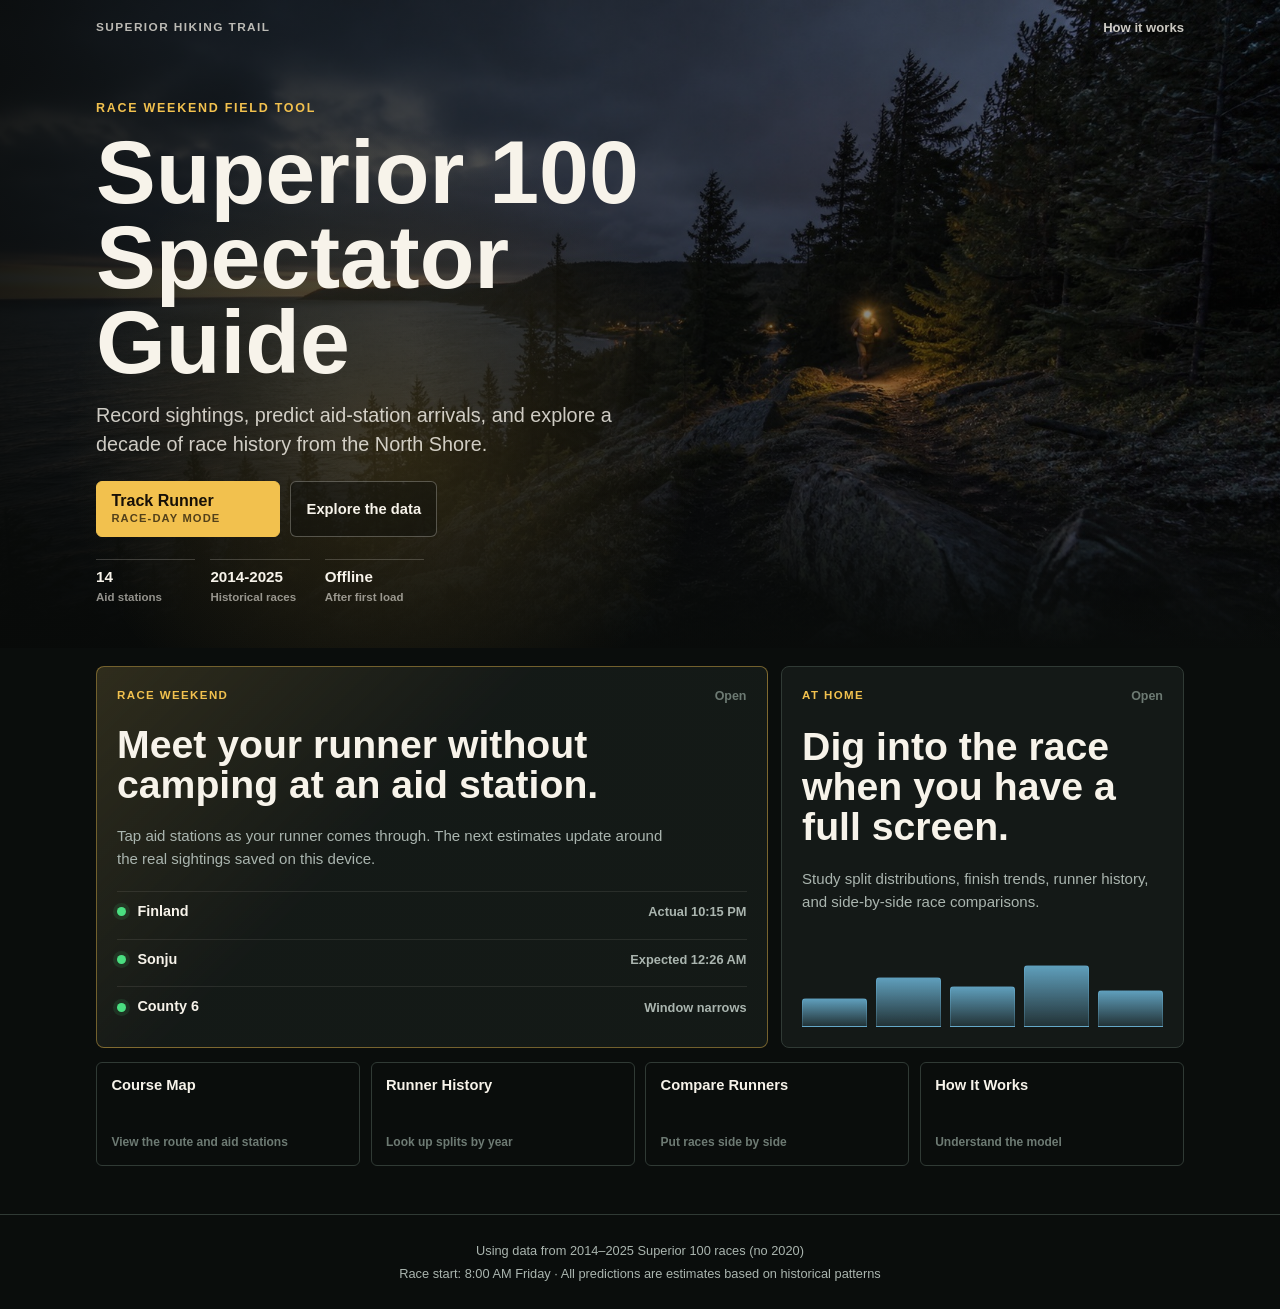
<file: index.html>
<!DOCTYPE html>
<html lang="en">
<head>
  <meta charset="UTF-8">
  <meta name="viewport" content="width=device-width, initial-scale=1.0">
  <!-- Google tag (gtag.js) -->
  <script async src="https://www.googletagmanager.com/gtag/js?id=G-YHM7F2FCEX"></script>
  <script>
    window.dataLayer = window.dataLayer || [];
    function gtag(){dataLayer.push(arguments);}
    gtag('js', new Date());

    gtag('config', 'G-YHM7F2FCEX');
  </script>
  <title>Superior 100 Spectator Guide</title>
  <link rel="stylesheet" href="css/style.css?v=21">
  <link rel="stylesheet" href="css/home.css?v=2">
</head>
<body class="home-page">

  <header class="home-hero">
    <div class="home-hero-shade" aria-hidden="true"></div>
    <div class="home-hero-inner">
      <div class="home-nav">
        <span>Superior Hiking Trail</span>
        <a href="about.html">How it works</a>
      </div>

      <div class="home-hero-copy">
        <p class="home-kicker">Race weekend field tool</p>
        <h1>Superior 100 Spectator Guide</h1>
        <p class="home-hero-sub">Record sightings, predict aid-station arrivals, and explore a decade of race history from the North Shore.</p>

        <div class="home-hero-actions">
          <a class="home-primary-action" href="track.html">
            <span>Track Runner</span>
            <strong>Race-day mode</strong>
          </a>
          <a class="home-secondary-action" href="explore.html">Explore the data</a>
        </div>

        <dl class="home-facts" aria-label="Guide facts">
          <div>
            <dt>14</dt>
            <dd>Aid stations</dd>
          </div>
          <div>
            <dt>2014-2025</dt>
            <dd>Historical races</dd>
          </div>
          <div>
            <dt>Offline</dt>
            <dd>After first load</dd>
          </div>
        </dl>
      </div>
    </div>
  </header>

  <main class="home-main">

    <section class="home-mode-grid" aria-label="Primary app modes">
      <a href="track.html" class="home-mode-panel home-mode-panel-primary">
        <div class="home-mode-head">
          <span class="home-mode-label">Race Weekend</span>
          <span class="home-mode-arrow">Open</span>
        </div>
        <h2>Meet your runner without camping at an aid station.</h2>
        <p>Tap aid stations as your runner comes through. The next estimates update around the real sightings saved on this device.</p>
        <div class="home-mini-timeline" aria-hidden="true">
          <div><span></span><strong>Finland</strong><em>Actual 10:15 PM</em></div>
          <div><span></span><strong>Sonju</strong><em>Expected 12:26 AM</em></div>
          <div><span></span><strong>County 6</strong><em>Window narrows</em></div>
        </div>
      </a>

      <a href="explore.html" class="home-mode-panel">
        <div class="home-mode-head">
          <span class="home-mode-label">At Home</span>
          <span class="home-mode-arrow">Open</span>
        </div>
        <h2>Dig into the race when you have a full screen.</h2>
        <p>Study split distributions, finish trends, runner history, and side-by-side race comparisons.</p>
        <div class="home-data-bars" aria-hidden="true">
          <span style="--h: 38%"></span>
          <span style="--h: 66%"></span>
          <span style="--h: 54%"></span>
          <span style="--h: 82%"></span>
          <span style="--h: 48%"></span>
        </div>
      </a>
    </section>

    <section class="home-tools" aria-label="More tools">
      <a href="map.html">
        <span>Course Map</span>
        <strong>View the route and aid stations</strong>
      </a>
      <a href="lookup.html">
        <span>Runner History</span>
        <strong>Look up splits by year</strong>
      </a>
      <a href="compare.html">
        <span>Compare Runners</span>
        <strong>Put races side by side</strong>
      </a>
      <a href="about.html">
        <span>How It Works</span>
        <strong>Understand the model</strong>
      </a>
    </section>

  </main>

  <footer class="site-footer home-footer">
    <p>Using data from 2014–2025 Superior 100 races (no 2020)</p>
    <p>Race start: 8:00 AM Friday · All predictions are estimates based on historical patterns</p>
  </footer>

  <script src="js/sw-register.js"></script>
</body>
</html>
</file>
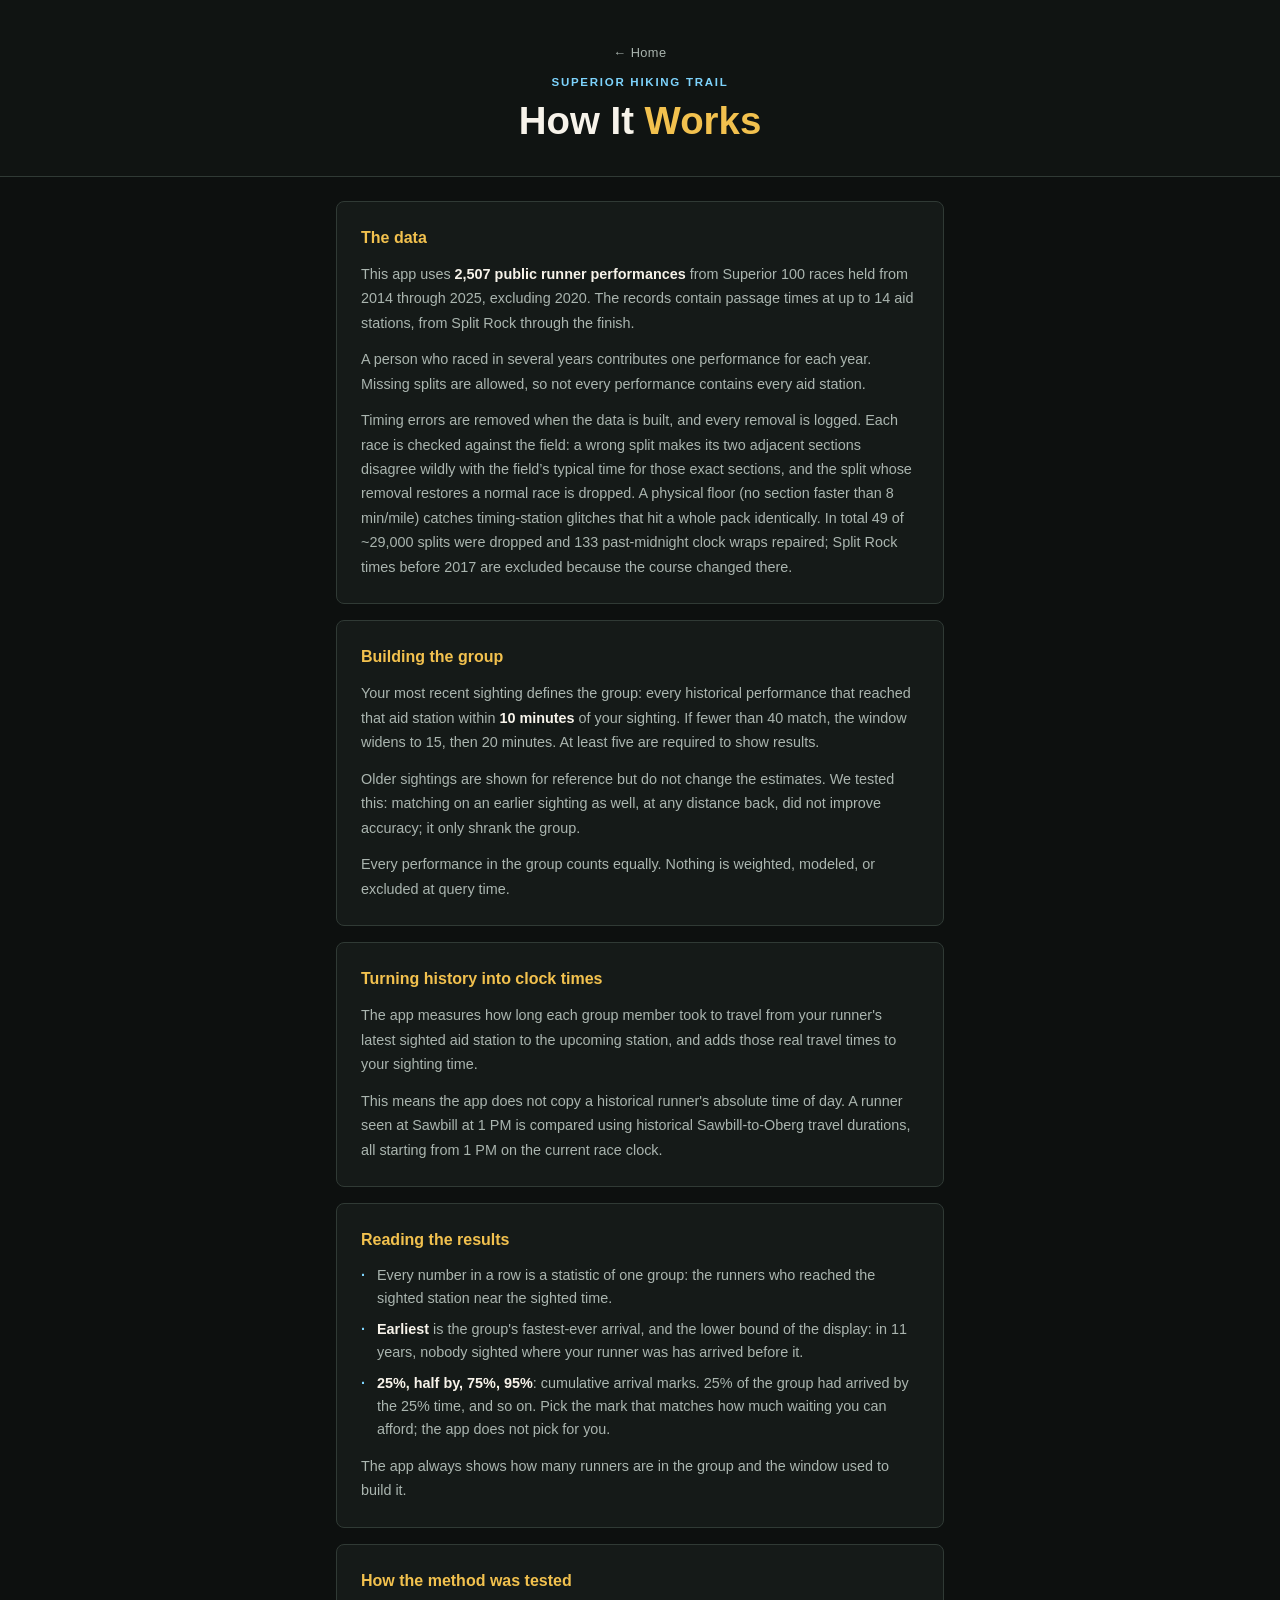
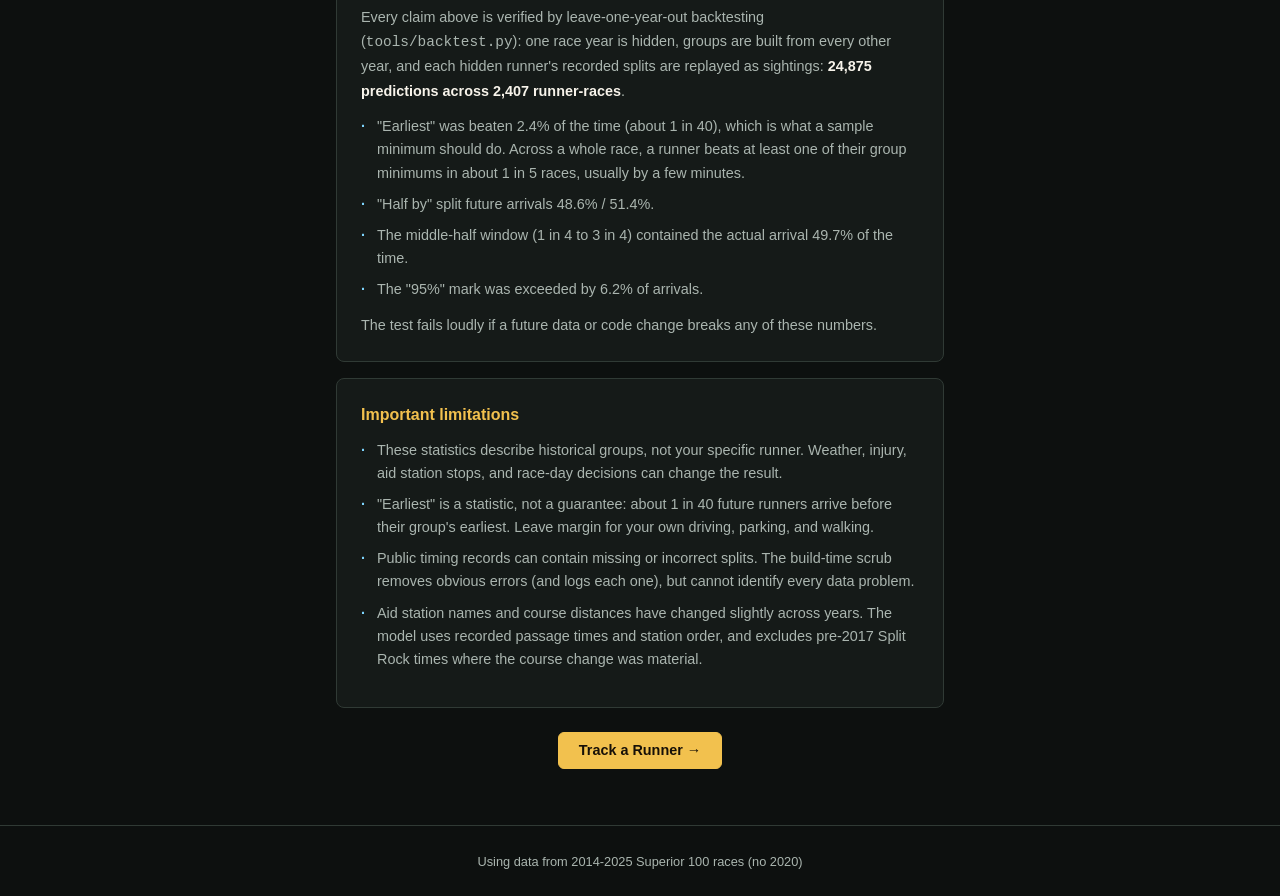
<file: about.html>
<!DOCTYPE html>
<html lang="en">
<head>
  <meta charset="UTF-8">
  <meta name="viewport" content="width=device-width, initial-scale=1.0">
  <!-- Google tag (gtag.js) -->
  <script async src="https://www.googletagmanager.com/gtag/js?id=G-YHM7F2FCEX"></script>
  <script>
    window.dataLayer = window.dataLayer || [];
    function gtag(){dataLayer.push(arguments);}
    gtag('js', new Date());

    gtag('config', 'G-YHM7F2FCEX');
  </script>
  <title>How It Works · Superior 100 Spectator Guide</title>
  <link rel="stylesheet" href="css/style.css?v=14">
</head>
<body>

  <header class="site-header">
    <div class="header-inner">
      <a href="index.html" class="back-link">← Home</a>
      <div class="header-eyebrow">Superior Hiking Trail</div>
      <h1>How It <span class="header-accent">Works</span></h1>
    </div>
  </header>

  <main class="about-main">

    <div class="about-section card">
      <h2 class="about-heading">The data</h2>
      <p>This app uses <strong>2,507 public runner performances</strong> from Superior 100 races held from 2014 through 2025, excluding 2020. The records contain passage times at up to 14 aid stations, from Split Rock through the finish.</p>
      <p>A person who raced in several years contributes one performance for each year. Missing splits are allowed, so not every performance contains every aid station.</p>
      <p>Timing errors are removed when the data is built, and every removal is logged. Each race is checked against the field: a wrong split makes its two adjacent sections disagree wildly with the field’s typical time for those exact sections, and the split whose removal restores a normal race is dropped. A physical floor (no section faster than 8 min/mile) catches timing-station glitches that hit a whole pack identically. In total 49 of ~29,000 splits were dropped and 133 past-midnight clock wraps repaired; Split Rock times before 2017 are excluded because the course changed there.</p>
    </div>

    <div class="about-section card">
      <h2 class="about-heading">Building the group</h2>
      <p>Your most recent sighting defines the group: every historical performance that reached that aid station within <strong>10 minutes</strong> of your sighting. If fewer than 40 match, the window widens to 15, then 20 minutes. At least five are required to show results.</p>
      <p>Older sightings are shown for reference but do not change the estimates. We tested this: matching on an earlier sighting as well, at any distance back, did not improve accuracy; it only shrank the group.</p>
      <p>Every performance in the group counts equally. Nothing is weighted, modeled, or excluded at query time.</p>
    </div>

    <div class="about-section card">
      <h2 class="about-heading">Turning history into clock times</h2>
      <p>The app measures how long each group member took to travel from your runner's latest sighted aid station to the upcoming station, and adds those real travel times to your sighting time.</p>
      <p>This means the app does not copy a historical runner's absolute time of day. A runner seen at Sawbill at 1 PM is compared using historical Sawbill-to-Oberg travel durations, all starting from 1 PM on the current race clock.</p>
    </div>

    <div class="about-section card">
      <h2 class="about-heading">Reading the results</h2>
      <ul class="about-list">
        <li>Every number in a row is a statistic of one group: the runners who reached the sighted station near the sighted time.</li>
        <li><strong>Earliest</strong> is the group's fastest-ever arrival, and the lower bound of the display: in 11 years, nobody sighted where your runner was has arrived before it.</li>
        <li><strong>25%, half by, 75%, 95%</strong>: cumulative arrival marks. 25% of the group had arrived by the 25% time, and so on. Pick the mark that matches how much waiting you can afford; the app does not pick for you.</li>
      </ul>
      <p>The app always shows how many runners are in the group and the window used to build it.</p>
    </div>

    <div class="about-section card">
      <h2 class="about-heading">How the method was tested</h2>
      <p>Every claim above is verified by leave-one-year-out backtesting (<code>tools/backtest.py</code>): one race year is hidden, groups are built from every other year, and each hidden runner's recorded splits are replayed as sightings: <strong>24,875 predictions across 2,407 runner-races</strong>.</p>
      <ul class="about-list">
        <li>"Earliest" was beaten 2.4% of the time (about 1 in 40), which is what a sample minimum should do. Across a whole race, a runner beats at least one of their group minimums in about 1 in 5 races, usually by a few minutes.</li>
        <li>"Half by" split future arrivals 48.6% / 51.4%.</li>
        <li>The middle-half window (1 in 4 to 3 in 4) contained the actual arrival 49.7% of the time.</li>
        <li>The "95%" mark was exceeded by 6.2% of arrivals.</li>
      </ul>
      <p>The test fails loudly if a future data or code change breaks any of these numbers.</p>
    </div>

    <div class="about-section card">
      <h2 class="about-heading">Important limitations</h2>
      <ul class="about-list">
        <li>These statistics describe historical groups, not your specific runner. Weather, injury, aid station stops, and race-day decisions can change the result.</li>
        <li>"Earliest" is a statistic, not a guarantee: about 1 in 40 future runners arrive before their group's earliest. Leave margin for your own driving, parking, and walking.</li>
        <li>Public timing records can contain missing or incorrect splits. The build-time scrub removes obvious errors (and logs each one), but cannot identify every data problem.</li>
        <li>Aid station names and course distances have changed slightly across years. The model uses recorded passage times and station order, and excludes pre-2017 Split Rock times where the course change was material.</li>
      </ul>
    </div>

    <div class="about-cta">
      <a href="track.html" class="btn btn-primary">Track a Runner →</a>
    </div>

  </main>

  <footer class="site-footer">
    <p>Using data from 2014-2025 Superior 100 races (no 2020)</p>
  </footer>

  <script src="js/sw-register.js"></script>
</body>
</html>
</file>
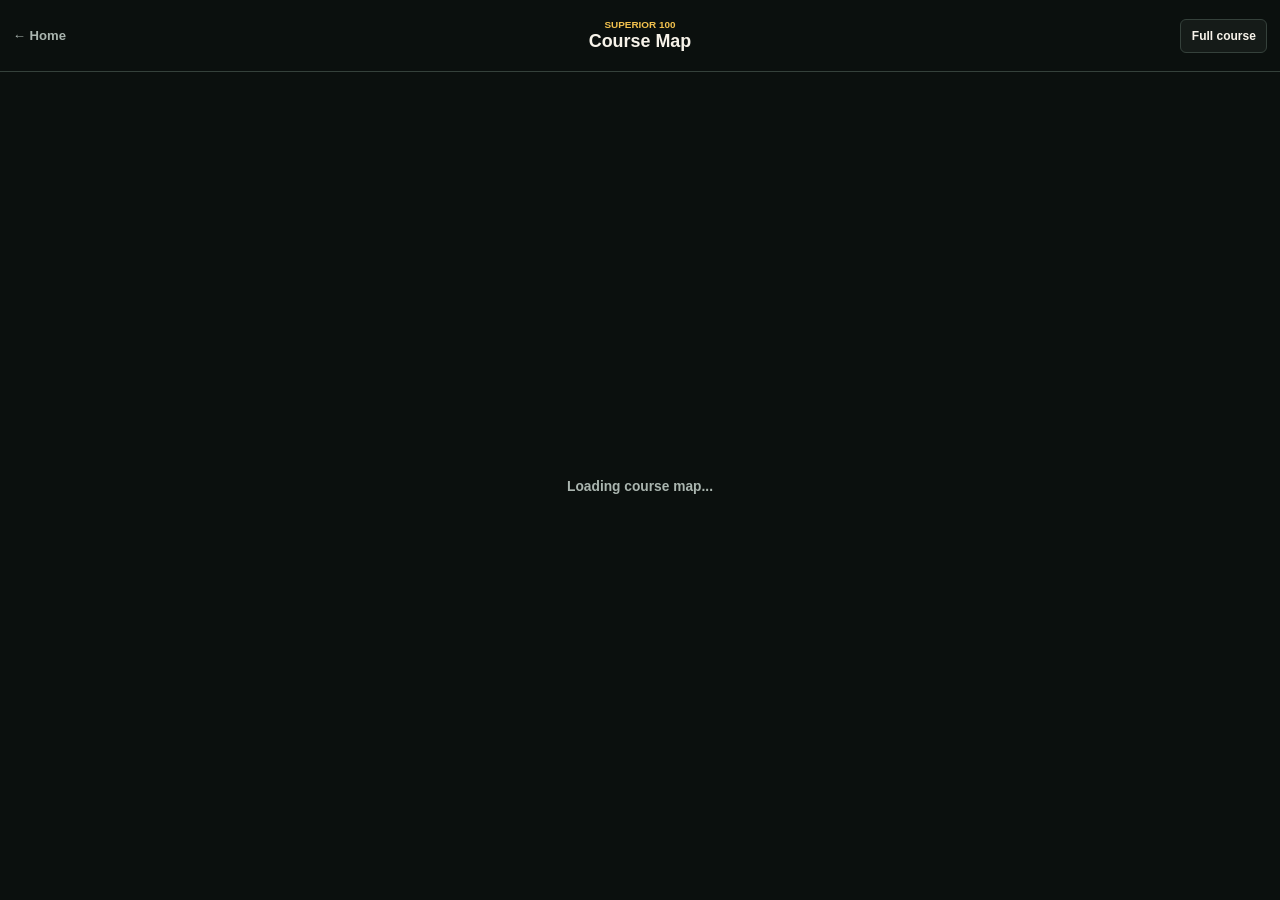
<file: map.html>
<!DOCTYPE html>
<html lang="en">
<head>
  <meta charset="UTF-8">
  <meta name="viewport" content="width=device-width, initial-scale=1.0, viewport-fit=cover">
  <!-- Google tag (gtag.js) -->
  <script async src="https://www.googletagmanager.com/gtag/js?id=G-YHM7F2FCEX"></script>
  <script>
    window.dataLayer = window.dataLayer || [];
    function gtag(){dataLayer.push(arguments);}
    gtag('js', new Date());

    gtag('config', 'G-YHM7F2FCEX');
  </script>
  <title>Course Map · Superior 100 Spectator Guide</title>
  <link rel="stylesheet" href="vendor/maplibre-gl.css">
  <link rel="stylesheet" href="css/map.css?v=2">
</head>
<body class="course-map-page">

  <header class="course-map-header">
    <a href="index.html" class="course-map-back">← Home</a>
    <div class="course-map-title">
      <span>Superior 100</span>
      <h1>Course Map</h1>
    </div>
    <button id="fit-route-btn" class="course-map-fit" type="button">Full course</button>
  </header>

  <main class="course-map-main">
    <div id="course-map" role="region" aria-label="Superior 100 course and aid stations"></div>
    <div id="map-loading" class="course-map-status" role="status">Loading course map...</div>
    <div id="map-error" class="course-map-status course-map-error hidden" role="alert"></div>
    <div class="course-map-legend" aria-label="Map legend">
      <span><i class="route-key" aria-hidden="true"></i>Route</span>
      <span><i class="station-key" aria-hidden="true"></i>Aid stations</span>
    </div>
  </main>

  <script src="vendor/maplibre-gl.js"></script>
  <script src="js/map.js?v=2"></script>
  <script src="js/sw-register.js"></script>
</body>
</html>
</file>
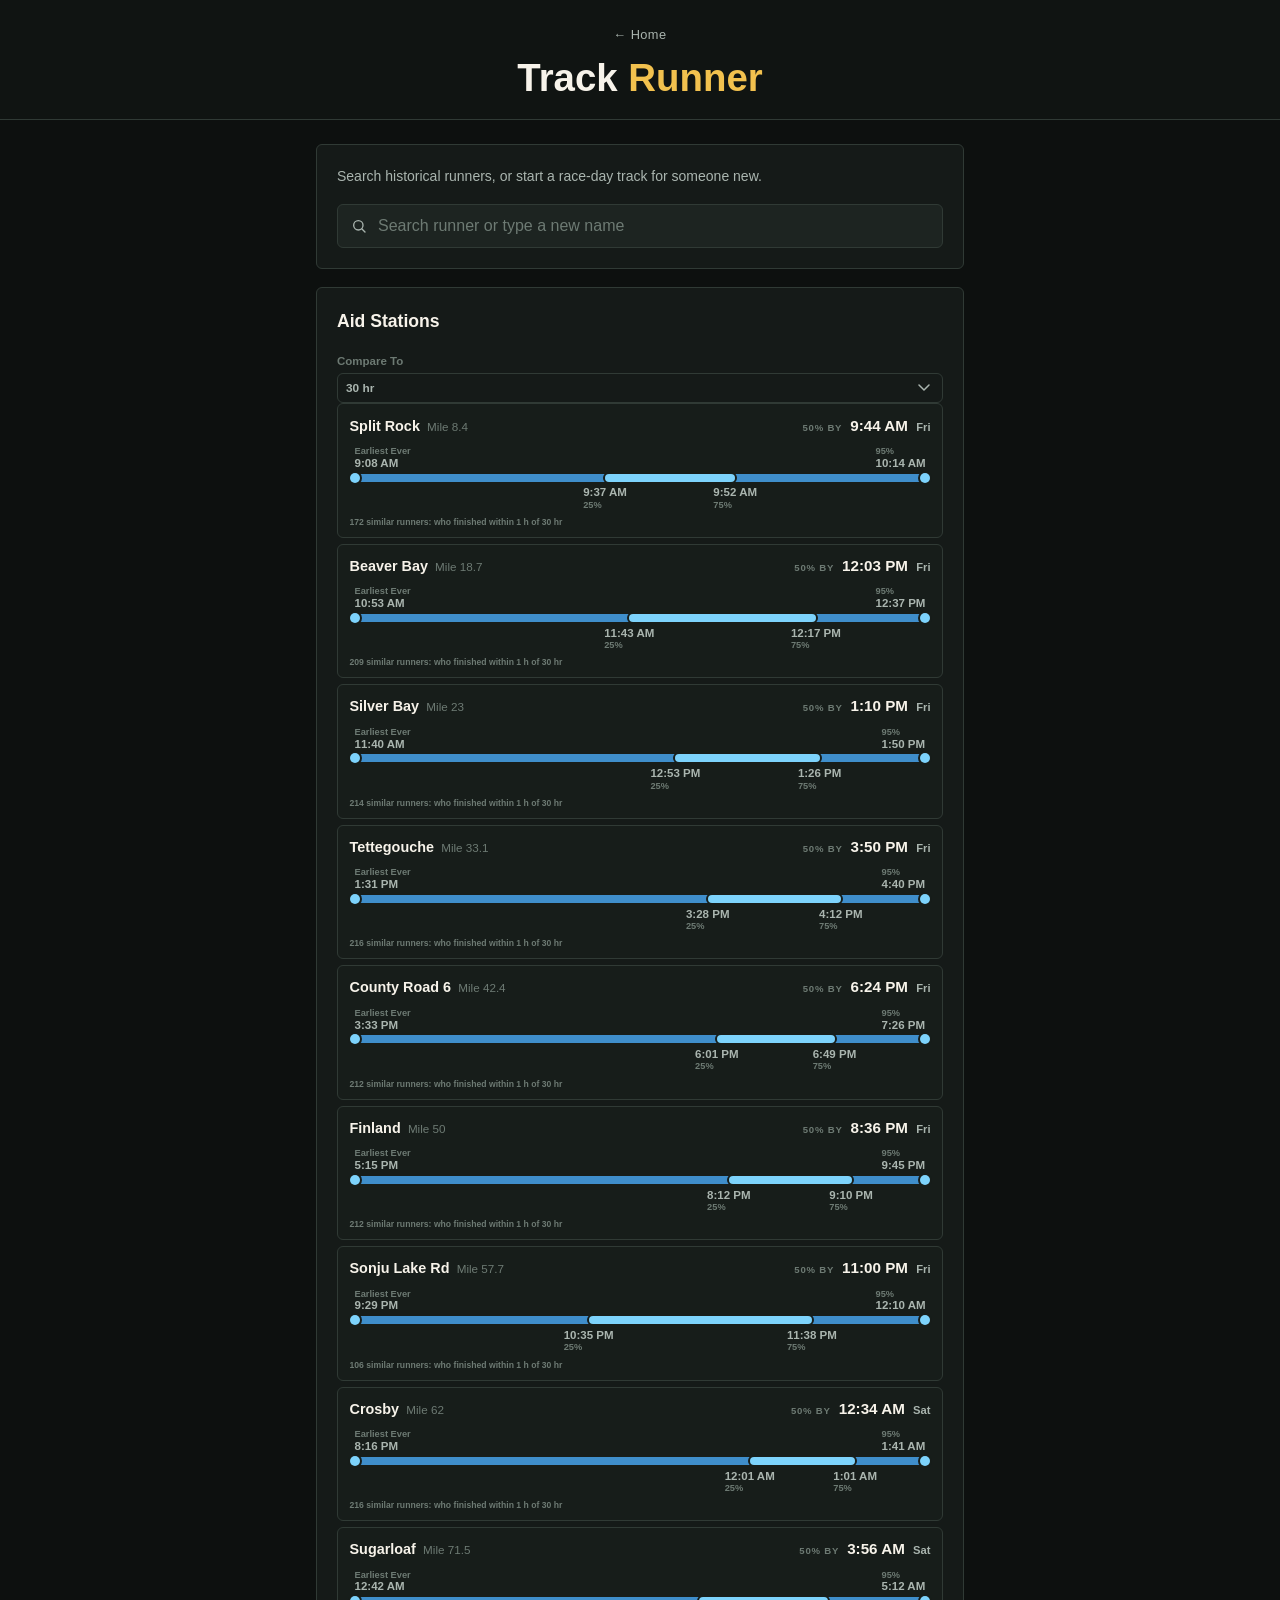
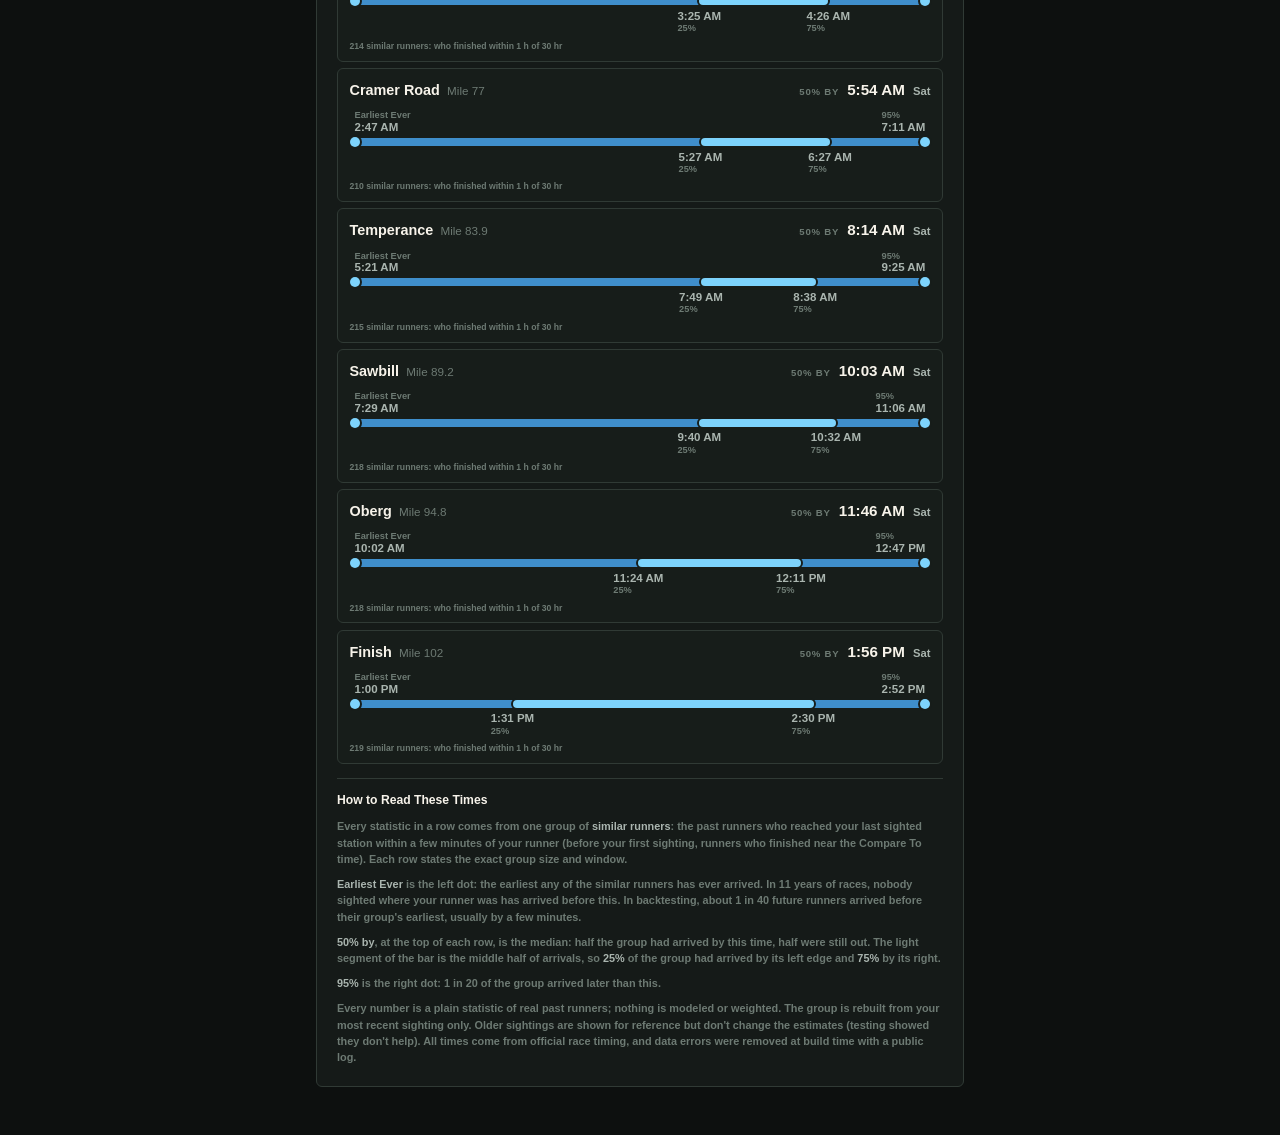
<file: track.html>
<!DOCTYPE html>
<html lang="en">
<head>
  <meta charset="UTF-8">
  <meta name="viewport" content="width=device-width, initial-scale=1.0">
  <!-- Google tag (gtag.js) -->
  <script async src="https://www.googletagmanager.com/gtag/js?id=G-YHM7F2FCEX"></script>
  <script>
    window.dataLayer = window.dataLayer || [];
    function gtag(){dataLayer.push(arguments);}
    gtag('js', new Date());

    gtag('config', 'G-YHM7F2FCEX');
  </script>
  <title>Track Runner · Superior 100 Spectator Guide</title>
  <link rel="stylesheet" href="css/style.css?v=38">
</head>
<body>

  <header class="site-header track-header">
    <div class="header-inner">
      <a href="index.html" class="back-link">← Home</a>
      <h1>Track <span class="header-accent">Runner</span></h1>
    </div>
  </header>

  <main id="track-app">

    <div id="track-loading" class="loading-screen">
      <div class="spinner"></div>
      <p>Loading race data...</p>
    </div>

    <div id="track-ui" class="hidden">

      <section class="card track-runner-card">
        <div class="track-section-head">
          <div>
            <p id="runner-card-desc" class="section-desc">Search historical runners, or start a race-day track for someone new.</p>
          </div>
        </div>

        <div id="runner-picker">
          <div class="search-wrap">
            <span class="search-icon" aria-hidden="true">
              <svg viewBox="0 0 24 24" fill="none" stroke="currentColor" stroke-width="2" stroke-linecap="round" stroke-linejoin="round">
                <circle cx="11" cy="11" r="7"/>
                <line x1="16.5" y1="16.5" x2="21" y2="21"/>
              </svg>
            </span>
            <input type="text" id="runner-search" class="search-input" placeholder="Search runner or type a new name" autocomplete="off" autocorrect="off" spellcheck="false">
          </div>
          <div id="runner-results" class="search-results hidden"></div>
        </div>

        <div id="selected-runner" class="hidden"></div>
      </section>

      <section id="checkpoint-plan-section" class="card">
        <div class="track-section-head">
          <div>
            <h2 class="section-title">Aid Stations</h2>
            <p id="checkpoint-plan-note" class="section-desc">Add a sighting to replace estimates with actual times.</p>
          </div>
          <div class="track-head-controls">
            <label id="compare-year-control" class="track-range-control hidden" for="compare-year-select">
              <span>Compare To</span>
              <select id="compare-year-select"></select>
            </label>
          </div>
        </div>
        <p id="checkpoint-action-note" class="checkpoint-action-note hidden">Tap an entry to record actual sightings of your runner. Otherwise, estimates are shown.</p>
        <div id="checkpoint-plan-list" class="checkpoint-plan"></div>
        <aside id="range-explainer" class="range-explainer hidden" aria-labelledby="range-explainer-title">
          <h3 id="range-explainer-title">How to Read These Times</h3>
          <p>Every statistic in a row comes from one group of <strong>similar runners</strong>: the past runners who reached your last sighted station within a few minutes of your runner (before your first sighting, runners who finished near the Compare To time). Each row states the exact group size and window.</p>
          <p><strong>Earliest Ever</strong> is the left dot: the earliest any of the similar runners has ever arrived. In 11 years of races, nobody sighted where your runner was has arrived before this. In backtesting, about 1 in 40 future runners arrived before their group's earliest, usually by a few minutes.</p>
          <p><strong>50% by</strong>, at the top of each row, is the median: half the group had arrived by this time, half were still out. The light segment of the bar is the middle half of arrivals, so <strong>25%</strong> of the group had arrived by its left edge and <strong>75%</strong> by its right.</p>
          <p><strong>95%</strong> is the right dot: 1 in 20 of the group arrived later than this.</p>
          <p>Every number is a plain statistic of real past runners; nothing is modeled or weighted. The group is rebuilt from your most recent sighting only. Older sightings are shown for reference but don't change the estimates (testing showed they don't help). All times come from official race timing, and data errors were removed at build time with a public log.</p>
        </aside>
      </section>

    </div>

    <div id="sighting-sheet" class="sheet-backdrop hidden" aria-hidden="true">
      <div class="sheet-panel" role="dialog" aria-modal="true" aria-labelledby="sighting-sheet-title">
        <div class="sheet-handle" aria-hidden="true"></div>
        <div class="sheet-head">
          <h2 id="sighting-sheet-title" class="section-title">Add Sighting</h2>
          <button id="close-sighting-sheet-btn" class="track-icon-btn" title="Close">×</button>
        </div>

        <div class="track-sighting-grid">
          <div class="input-group">
            <label class="input-label" for="sighting-station">Checkpoint</label>
            <select id="sighting-station"></select>
          </div>
          <div class="input-group">
            <label class="input-label">Arrival Time</label>
            <div class="time-dropdowns track-time-dropdowns">
              <select id="sighting-hour"></select>
              <select id="sighting-minute"></select>
              <select id="sighting-ampm"></select>
            </div>
          </div>
          <div class="input-group day-group">
            <label class="input-label" for="sighting-day">Race Day</label>
            <select id="sighting-day" class="day-select"></select>
          </div>
        </div>

        <div id="track-error" class="error-banner hidden"></div>
        <button id="save-sighting-btn" class="btn btn-primary track-save-btn">Save Sighting</button>
      </div>
    </div>

  </main>

  <script src="js/sw-register.js"></script>
  <script src="js/track.js?v=55"></script>
</body>
</html>
</file>
<file: css/style.css>
/* ─────────────────────────────────────────────
   Reset & Base
───────────────────────────────────────────── */
*, *::before, *::after { box-sizing: border-box; margin: 0; padding: 0; }

:root {
  --bg:          #0d100f;
  --surface:     #151a18;
  --surface2:    #1d2421;
  --border:      #303a35;
  --accent:      #f2c14e;
  --accent-dim:  #7dd3fc;
  --accent-muted:#46535b;
  --success:     #4ade80;
  --text:        #f7f3ea;
  --text-muted:  #aab5af;
  --text-faint:  #6d7a73;
  --error:       #f87171;
  --radius:      8px;
  --radius-sm:   6px;

  /* CI fill colors */
  --ci-95: rgba(125, 211, 252, 0.09);
  --ci-50: rgba(125, 211, 252, 0.22);
  --ci-line: #7dd3fc;
}

html { font-size: 16px; }

body {
  font-family: -apple-system, BlinkMacSystemFont, 'Segoe UI', Roboto, sans-serif;
  background: var(--bg);
  color: var(--text);
  min-height: 100vh;
  line-height: 1.5;
}

/* ─────────────────────────────────────────────
   Header
───────────────────────────────────────────── */
.site-header {
  background: #101412;
  border-bottom: 1px solid var(--border);
  padding: 2.5rem 1rem 2rem;
  text-align: center;
}

.header-inner { max-width: 640px; margin: 0 auto; }

.header-eyebrow {
  font-size: 0.72rem;
  font-weight: 600;
  letter-spacing: 0.15em;
  text-transform: uppercase;
  color: var(--accent-dim);
  margin-bottom: 0.5rem;
}

h1 {
  font-size: clamp(1.6rem, 5vw, 2.4rem);
  font-weight: 700;
  color: var(--text);
  line-height: 1.15;
}

.header-accent { color: var(--accent); }

.header-sub {
  margin-top: 0.75rem;
  color: var(--text-muted);
  font-size: 0.95rem;
  max-width: 480px;
  margin-left: auto;
  margin-right: auto;
}

/* ─────────────────────────────────────────────
   Layout
───────────────────────────────────────────── */
#app {
  max-width: 680px;
  margin: 0 auto;
  padding: 1.5rem 1rem 3rem;
  display: flex;
  flex-direction: column;
  gap: 1.25rem;
}

.section { display: flex; flex-direction: column; gap: 1.25rem; }
.hidden  { display: none !important; }

/* ─────────────────────────────────────────────
   Cards
───────────────────────────────────────────── */
.card {
  background: var(--surface);
  border: 1px solid var(--border);
  border-radius: var(--radius);
  padding: 1.5rem;
}

.section-title {
  font-size: 1.1rem;
  font-weight: 600;
  color: var(--text);
  margin-bottom: 0.5rem;
}

.section-desc {
  font-size: 0.875rem;
  color: var(--text-muted);
  line-height: 1.6;
  margin-bottom: 1.25rem;
}

/* ─────────────────────────────────────────────
   Loading
───────────────────────────────────────────── */
.loading-screen {
  display: flex;
  flex-direction: column;
  align-items: center;
  gap: 1rem;
  padding: 4rem 1rem;
  color: var(--text-muted);
}

.spinner {
  width: 36px;
  height: 36px;
  border: 3px solid var(--surface2);
  border-top-color: var(--accent);
  border-radius: 50%;
  animation: spin 0.8s linear infinite;
}

@keyframes spin { to { transform: rotate(360deg); } }

/* ─────────────────────────────────────────────
   Observation Rows
───────────────────────────────────────────── */
.observations-container { display: flex; flex-direction: column; gap: 0.75rem; }

.obs-row {
  background: var(--surface2);
  border: 1px solid var(--border);
  border-radius: var(--radius-sm);
  padding: 1.5rem;
  display: grid;
  gap: 1rem;
}

.obs-row-header {
  display: flex;
  justify-content: space-between;
  align-items: center;
  margin-bottom: 0.5rem;
}

.obs-row-label {
  font-size: 0.75rem;
  font-weight: 600;
  letter-spacing: 0.1em;
  text-transform: uppercase;
  color: var(--accent-dim);
}

.remove-obs-btn {
  background: none;
  border: 1px solid var(--border);
  color: var(--text-muted);
  cursor: pointer;
  border-radius: 4px;
  width: 24px;
  height: 24px;
  font-size: 0.85rem;
  display: flex;
  align-items: center;
  justify-content: center;
  transition: all 0.15s;
}
.remove-obs-btn:hover { border-color: var(--error); color: var(--error); }

.obs-inputs {
  display: grid;
  grid-template-columns: 1fr 1fr auto;
  gap: 0.75rem;
  align-items: end;
}

@media (max-width: 480px) {
  .obs-inputs { grid-template-columns: 1fr 1fr; }
  .obs-inputs .day-group { grid-column: 1 / -1; }
}

.input-group { display: flex; flex-direction: column; gap: 0.3rem; }

.input-label {
  font-size: 0.75rem;
  color: var(--text-muted);
  font-weight: 500;
}

select, input[type="time"] {
  background: var(--surface);
  border: 1px solid var(--border);
  color: var(--text);
  border-radius: var(--radius-sm);
  padding: 0.55rem 0.75rem;
  font-size: 0.875rem;
  width: 100%;
  appearance: none;
  -webkit-appearance: none;
  outline: none;
  transition: border-color 0.15s;
  font-family: inherit;
}

select:focus, input[type="time"]:focus {
  border-color: var(--accent-dim);
}

select {
  background-image: url("data:image/svg+xml,%3Csvg xmlns='http://www.w3.org/2000/svg' width='12' height='8' viewBox='0 0 12 8'%3E%3Cpath d='M1 1l5 5 5-5' stroke='%23aab5af' stroke-width='1.5' fill='none' stroke-linecap='round'/%3E%3C/svg%3E");
  background-repeat: no-repeat;
  background-position: right 0.75rem center;
  padding-right: 2rem;
}

/* Day select — compact */
.day-select { min-width: 90px; }

/* Time dropdowns */
.time-dropdowns {
  display: flex;
  gap: 0.3rem;
}
.time-dropdowns select { width: auto; }

/* ─────────────────────────────────────────────
   Buttons
───────────────────────────────────────────── */
.btn {
  display: inline-flex;
  align-items: center;
  justify-content: center;
  gap: 0.4rem;
  padding: 0.65rem 1.25rem;
  border-radius: var(--radius-sm);
  font-size: 0.9rem;
  font-weight: 600;
  cursor: pointer;
  border: 1px solid transparent;
  transition: all 0.15s;
  font-family: inherit;
  text-decoration: none;
  line-height: 1;
  -webkit-appearance: none;
}

.btn-primary {
  background: var(--accent);
  color: #171007;
  border-color: var(--accent);
}
.btn-primary:hover { background: #ffd875; border-color: #ffd875; }

.btn-ghost {
  background: transparent;
  color: var(--text-muted);
  border-color: var(--border);
}
.btn-ghost:hover { border-color: var(--accent-dim); color: var(--text); }

#input-section .card { display: flex; flex-direction: column; }
.add-obs-btn { font-size: 0.85rem; padding: 0.75rem 1rem; margin-top: 1.5rem; }

.predict-btn {
  width: 100%;
  padding: 0.875rem 1.5rem;
  font-size: 1rem;
}

.reset-btn { align-self: flex-start; }

/* ─────────────────────────────────────────────
   Error Banner
───────────────────────────────────────────── */
.error-banner {
  background: rgba(248, 113, 113, 0.1);
  border: 1px solid rgba(248, 113, 113, 0.4);
  color: var(--error);
  border-radius: var(--radius-sm);
  padding: 0.75rem 1rem;
  font-size: 0.875rem;
}

/* ─────────────────────────────────────────────
   Next Station Card
───────────────────────────────────────────── */
.next-card {
  border-color: #495a61;
  background: #121715;
}

.next-card-eyebrow {
  font-size: 0.72rem;
  font-weight: 600;
  letter-spacing: 0.12em;
  text-transform: uppercase;
  color: var(--accent);
  margin-bottom: 0.5rem;
}

.next-card h2 {
  font-size: clamp(1.2rem, 4vw, 1.6rem);
  font-weight: 700;
  margin-bottom: 1.25rem;
}

.next-card h2 .station-name { color: var(--accent-dim); }

.time-grid {
  display: grid;
  grid-template-columns: 1fr 1fr 1fr;
  gap: 0.75rem;
  margin-bottom: 1rem;
}

@media (max-width: 400px) {
  .time-grid { grid-template-columns: 1fr 1fr; }
}

.time-cell {
  background: rgba(255,255,255,0.025);
  border: 1px solid var(--border);
  border-radius: var(--radius-sm);
  padding: 0.75rem;
  text-align: center;
}

.time-cell-label {
  font-size: 0.7rem;
  text-transform: uppercase;
  letter-spacing: 0.08em;
  color: var(--text-muted);
  margin-bottom: 0.35rem;
}

.time-cell-value {
  font-size: 1.05rem;
  font-weight: 700;
  color: var(--text);
  line-height: 1.2;
}

.time-cell-value .day-tag {
  display: block;
  font-size: 0.65rem;
  font-weight: 500;
  color: var(--text-muted);
  margin-top: 0.15rem;
}

.time-cell.highlight {
  border-color: rgba(242, 193, 78, 0.55);
  background: rgba(242, 193, 78, 0.08);
}
.time-cell.highlight .time-cell-value { color: var(--accent); }

.confidence-bar-wrapper {
  margin-top: 0.75rem;
}

.confidence-label {
  font-size: 0.75rem;
  color: var(--text-muted);
  margin-bottom: 0.35rem;
}

.confidence-bar-track {
  height: 8px;
  background: var(--surface2);
  border-radius: 99px;
  overflow: hidden;
  position: relative;
}

.confidence-bar-fill {
  height: 100%;
  border-radius: 99px;
  background: linear-gradient(90deg, var(--accent-dim), var(--accent));
  position: absolute;
}

/* ─────────────────────────────────────────────
   Chart
───────────────────────────────────────────── */
.chart-card { }

.chart-title {
  font-size: 1rem;
  font-weight: 600;
  color: var(--text);
  margin-bottom: 0.25rem;
}

.chart-subtitle {
  font-size: 0.8rem;
  color: var(--text-muted);
  margin-bottom: 1rem;
}

.chart-wrap {
  position: relative;
  height: 240px;
}

.chart-legend {
  display: flex;
  gap: 1.25rem;
  margin-top: 1rem;
  flex-wrap: wrap;
}

.legend-item {
  display: flex;
  align-items: center;
  gap: 0.4rem;
  font-size: 0.78rem;
  color: var(--text-muted);
}

.swatch {
  width: 14px;
  height: 14px;
  border-radius: 3px;
  flex-shrink: 0;
}

.swatch-80   { background: rgba(125, 211, 252, 0.18); border: 1px solid rgba(125, 211, 252, 0.38); }
.swatch-50   { background: rgba(242, 193, 78, 0.25); border: 1px solid rgba(242, 193, 78, 0.55); }
.swatch-line { background: var(--accent); border-radius: 99px; height: 3px; margin: auto 0; width: 16px; }
.swatch-night { background: rgba(10, 15, 50, 0.55); border: 1px solid rgba(100, 110, 200, 0.35); }

/* ─────────────────────────────────────────────
   Table
───────────────────────────────────────────── */
.table-card .section-title { margin-bottom: 0.25rem; }

.table-scroll { overflow-x: auto; margin-top: 1rem; }

.pred-table {
  width: 100%;
  border-collapse: collapse;
  font-size: 0.875rem;
  white-space: nowrap;
}

.pred-table th {
  text-align: center;
  padding: 0.5rem 0.75rem;
  font-size: 0.72rem;
  font-weight: 600;
  letter-spacing: 0.08em;
  text-transform: uppercase;
  color: var(--text-muted);
  border-bottom: 1px solid var(--border);
}

.pred-table th:first-child { text-align: left; }

.pred-table td {
  padding: 0.625rem 0.75rem;
  border-bottom: 1px solid rgba(42, 66, 44, 0.5);
  color: var(--text);
  text-align: center;
}

.pred-table tr:last-child td { border-bottom: none; }
.pred-table tr:hover td { background: var(--surface2); }

.text-right { text-align: right; }

.td-station { font-weight: 500; }
.td-median  { font-weight: 600; color: var(--accent); }
.td-range   { color: var(--text-muted); font-size: 0.82rem; }

.pred-table tr.next-row td { background: rgba(242, 193, 78, 0.07); }
.pred-table tr.next-row .td-station { color: var(--accent); }

.day-tag-inline {
  font-size: 0.7rem;
  color: var(--text-muted);
  margin-left: 0.25rem;
}

.section-sub {
  margin: 0.15rem 0 0;
  font-size: 0.82rem;
  color: var(--text-muted);
  line-height: 1.45;
}

.finish-percentile-table {
  table-layout: fixed;
}

.finish-percentile-table th:first-child,
.finish-percentile-table td:first-child {
  width: 40%;
  color: var(--text-muted);
  font-weight: 600;
  text-align: left;
}

.finish-percentile-table td:not(:first-child) {
  font-variant-numeric: tabular-nums;
}

/* Pace chart: emphasize the finish row */
.pred-table tr.pace-finish-row td { background: rgba(242, 193, 78, 0.07); }
.pred-table tr.pace-finish-row .td-station { color: var(--accent); font-weight: 600; }

/* Pace chart: keep the checkpoint name pinned while the times scroll sideways.
   The pinned cell needs an opaque background to cover columns sliding under it. */
#pace-table th:first-child,
#pace-table td:first-child {
  position: sticky;
  left: 0;
  z-index: 1;
  background: var(--surface);
  box-shadow: 1px 0 0 var(--border);
}
#pace-table tr:hover td:first-child { background: var(--surface2); }
/* finish row: solid equivalent of surface + the green tint (rgba can't cover) */
#pace-table tr.pace-finish-row td:first-child { background: #132b18; }

/* ─────────────────────────────────────────────
   Footer
───────────────────────────────────────────── */
.results-footer { display: flex; flex-direction: column; gap: 0.5rem; }

.data-note {
  font-size: 0.8rem;
  color: var(--text-muted);
}

.site-footer {
  border-top: 1px solid var(--border);
  text-align: center;
  padding: 1.5rem 1rem;
  color: var(--text-muted);
  font-size: 0.8rem;
  line-height: 1.8;
}

/* ─────────────────────────────────────────────
   Explore page — stat cards
───────────────────────────────────────────── */
#explore-app {
  max-width: 680px;
  margin: 0 auto;
  padding: 1.5rem 1rem 3rem;
  display: flex;
  flex-direction: column;
  gap: 1.25rem;
}

.chart-wrap-tall { height: 340px; }

.stat-grid {
  display: grid;
  grid-template-columns: repeat(3, 1fr);
  gap: 0.75rem;
}

@media (max-width: 480px) {
  .stat-grid { grid-template-columns: repeat(2, 1fr); }
  .chart-wrap-tall { height: 280px; }
}

.stat-card {
  background: var(--surface);
  border: 1px solid var(--border);
  border-radius: var(--radius);
  padding: 1rem;
  display: flex;
  flex-direction: column;
  gap: 0.2rem;
}

.stat-value {
  font-size: clamp(1.3rem, 4vw, 1.7rem);
  font-weight: 700;
  color: var(--accent);
  line-height: 1.1;
  font-variant-numeric: tabular-nums;
}

.stat-label {
  font-size: 0.72rem;
  font-weight: 600;
  text-transform: uppercase;
  letter-spacing: 0.1em;
  color: var(--text-muted);
}

.stat-sub {
  font-size: 0.75rem;
  color: var(--text-faint);
  line-height: 1.4;
  margin-top: 0.1rem;
}

/* ─────────────────────────────────────────────
   Explore page — scrubber
───────────────────────────────────────────── */
.scrubber-card { }

.scrubber-time {
  font-size: 1.15rem;
  font-weight: 700;
  color: var(--text);
  margin-bottom: 0.75rem;
  min-height: 1.5em;
}

.race-scrubber {
  width: 100%;
  appearance: none;
  -webkit-appearance: none;
  height: 6px;
  border-radius: 99px;
  background: var(--surface2);
  outline: none;
  cursor: pointer;
  margin-bottom: 1.25rem;
}
.race-scrubber::-webkit-slider-thumb {
  -webkit-appearance: none;
  width: 22px;
  height: 22px;
  border-radius: 50%;
  background: var(--accent);
  cursor: pointer;
  border: 2px solid #171007;
}
.race-scrubber::-moz-range-thumb {
  width: 20px;
  height: 20px;
  border-radius: 50%;
  background: var(--accent);
  cursor: pointer;
  border: 2px solid #171007;
}

.scrubber-positions {
  display: flex;
  flex-direction: column;
  gap: 0.5rem;
}

.scrubber-row {
  display: grid;
  grid-template-columns: 1fr auto auto;
  align-items: center;
  gap: 0.75rem;
  padding: 0.5rem 0.75rem;
  background: var(--surface2);
  border-radius: var(--radius-sm);
  border: 1px solid var(--border);
}

.scrubber-runner-label {
  font-size: 0.8rem;
  color: var(--text-muted);
}

.scrubber-mile {
  font-size: 0.9rem;
  font-weight: 700;
  color: var(--accent);
  font-variant-numeric: tabular-nums;
  white-space: nowrap;
}

.scrubber-after {
  font-size: 0.75rem;
  color: var(--text-muted);
  white-space: nowrap;
  text-align: right;
}

/* ─────────────────────────────────────────────
   Explore page — survival table
───────────────────────────────────────────── */
.survival-table th, .survival-table td { text-align: center; }
.survival-table th:first-child, .survival-table td:first-child { text-align: left; }
.survival-table .attrition-row td { color: var(--text-muted); }
.survival-table .attrition-row .td-station { color: var(--error); }

.finish-bar-wrap {
  display: flex;
  align-items: center;
  gap: 0.5rem;
  min-width: 80px;
}
.finish-bar {
  height: 8px;
  border-radius: 99px;
  background: linear-gradient(90deg, var(--accent-muted), var(--accent));
  flex-shrink: 0;
  max-width: 60px;
}
.finish-bar-label {
  font-size: 0.82rem;
  font-weight: 600;
  color: var(--text);
}

/* ─────────────────────────────────────────────
   Back link
───────────────────────────────────────────── */
.back-link {
  display: inline-block;
  font-size: 0.8rem;
  color: var(--text-muted);
  text-decoration: none;
  margin-bottom: 0.75rem;
  letter-spacing: 0.03em;
}
.back-link:hover { color: var(--accent); }

/* ─────────────────────────────────────────────
   Landing page
───────────────────────────────────────────── */
.home-page {
  background: #0a0d0c;
}

.home-hero {
  position: relative;
  min-height: min(720px, 72svh);
  overflow: hidden;
  background:
    linear-gradient(90deg, rgba(8, 10, 9, 0.92) 0%, rgba(8, 10, 9, 0.72) 38%, rgba(8, 10, 9, 0.22) 100%),
    linear-gradient(0deg, #0a0d0c 0%, rgba(10, 13, 12, 0) 28%),
    url('../assets/superior-trail-hero-north.jpg') center center / cover no-repeat;
}

.home-hero-shade {
  position: absolute;
  inset: 0;
  background: radial-gradient(circle at 30% 68%, rgba(242, 193, 78, 0.16), transparent 32%);
  pointer-events: none;
}

.home-hero-inner {
  position: relative;
  z-index: 1;
  max-width: 1120px;
  min-height: min(720px, 72svh);
  margin: 0 auto;
  padding: 1.15rem 1rem 2.6rem;
  display: flex;
  flex-direction: column;
}

.home-nav {
  display: flex;
  align-items: center;
  justify-content: space-between;
  gap: 1rem;
  color: rgba(247, 243, 234, 0.74);
  font-size: 0.74rem;
  font-weight: 800;
  letter-spacing: 0.12em;
  text-transform: uppercase;
}

.home-nav a {
  color: rgba(247, 243, 234, 0.82);
  text-decoration: none;
  letter-spacing: 0;
  text-transform: none;
  font-size: 0.82rem;
  font-weight: 750;
}

.home-nav a:hover { color: var(--accent); }

.home-hero-copy {
  width: min(100%, 650px);
  margin-top: auto;
}

.home-kicker {
  color: var(--accent);
  font-size: 0.78rem;
  font-weight: 850;
  letter-spacing: 0.14em;
  text-transform: uppercase;
  margin-bottom: 0.75rem;
}

.home-hero h1 {
  max-width: 680px;
  font-size: clamp(2.45rem, 8vw, 5.6rem);
  font-weight: 850;
  line-height: 0.95;
  color: var(--text);
}

.home-hero-sub {
  max-width: 560px;
  margin-top: 1rem;
  color: rgba(247, 243, 234, 0.82);
  font-size: clamp(1rem, 2.6vw, 1.24rem);
  line-height: 1.45;
}

.home-hero-actions {
  display: flex;
  flex-wrap: wrap;
  gap: 0.65rem;
  margin-top: 1.35rem;
}

.home-primary-action,
.home-secondary-action {
  display: inline-flex;
  align-items: center;
  justify-content: center;
  border-radius: var(--radius-sm);
  text-decoration: none;
  min-height: 46px;
  -webkit-tap-highlight-color: transparent;
}

.home-primary-action {
  flex-direction: column;
  align-items: flex-start;
  min-width: 184px;
  padding: 0.72rem 0.9rem;
  background: var(--accent);
  border: 1px solid var(--accent);
  color: #171007;
  line-height: 1.05;
}

.home-primary-action span {
  font-size: 1rem;
  font-weight: 850;
}

.home-primary-action strong {
  margin-top: 0.18rem;
  font-size: 0.7rem;
  font-weight: 850;
  letter-spacing: 0.1em;
  text-transform: uppercase;
  opacity: 0.72;
}

.home-secondary-action {
  padding: 0.72rem 0.95rem;
  border: 1px solid rgba(247, 243, 234, 0.28);
  background: rgba(10, 13, 12, 0.36);
  color: var(--text);
  font-size: 0.92rem;
  font-weight: 800;
}

.home-primary-action:hover { background: #ffd875; border-color: #ffd875; }
.home-secondary-action:hover { border-color: var(--accent-dim); color: var(--accent-dim); }

.home-facts {
  display: flex;
  flex-wrap: wrap;
  gap: 0.95rem;
  margin-top: 1.35rem;
}

.home-facts div {
  min-width: 6.2rem;
  padding-top: 0.6rem;
  border-top: 1px solid rgba(247, 243, 234, 0.2);
}

.home-facts dt {
  color: var(--text);
  font-size: 0.95rem;
  font-weight: 850;
  line-height: 1.1;
}

.home-facts dd {
  color: rgba(247, 243, 234, 0.58);
  font-size: 0.72rem;
  font-weight: 750;
  margin-top: 0.2rem;
}

.home-main {
  max-width: 1120px;
  margin: 0 auto;
  padding: 1.1rem 1rem 3rem;
}

.home-mode-grid {
  display: grid;
  grid-template-columns: minmax(0, 1.25fr) minmax(280px, 0.75fr);
  gap: 0.85rem;
}

.home-mode-panel {
  min-height: 270px;
  display: flex;
  flex-direction: column;
  justify-content: space-between;
  gap: 1.25rem;
  color: var(--text);
  text-decoration: none;
  background: #141917;
  border: 1px solid var(--border);
  border-radius: var(--radius);
  padding: 1.25rem;
  overflow: hidden;
  -webkit-tap-highlight-color: transparent;
  transition: border-color 0.15s, background 0.15s;
}

.home-mode-panel:hover,
.home-mode-panel:active {
  border-color: #52615a;
  background: #171d1a;
}

.home-mode-panel-primary {
  background:
    linear-gradient(135deg, rgba(242, 193, 78, 0.11), rgba(20, 25, 23, 0.94) 42%),
    #171a16;
  border-color: rgba(242, 193, 78, 0.42);
}

.home-mode-head {
  display: flex;
  align-items: center;
  justify-content: space-between;
  gap: 1rem;
}

.home-mode-label {
  color: var(--accent);
  font-size: 0.72rem;
  font-weight: 850;
  letter-spacing: 0.12em;
  text-transform: uppercase;
}

.home-mode-arrow {
  color: var(--text-faint);
  font-size: 0.78rem;
  font-weight: 800;
}

.home-mode-panel h2 {
  max-width: 620px;
  color: var(--text);
  font-size: clamp(1.55rem, 4vw, 2.45rem);
  line-height: 1.02;
}

.home-mode-panel p {
  max-width: 560px;
  color: var(--text-muted);
  font-size: 0.94rem;
  line-height: 1.52;
}

.home-mini-timeline {
  display: grid;
  gap: 0.45rem;
}

.home-mini-timeline div {
  display: grid;
  grid-template-columns: 10px minmax(0, 1fr) auto;
  align-items: center;
  gap: 0.65rem;
  padding: 0.56rem 0;
  border-top: 1px solid rgba(247, 243, 234, 0.09);
}

.home-mini-timeline span {
  width: 9px;
  height: 9px;
  border-radius: 50%;
  background: var(--success);
  box-shadow: 0 0 0 4px rgba(74, 222, 128, 0.11);
}

.home-mini-timeline strong {
  color: var(--text);
  font-size: 0.9rem;
}

.home-mini-timeline em {
  color: var(--text-muted);
  font-style: normal;
  font-size: 0.8rem;
  font-weight: 750;
  text-align: right;
}

.home-data-bars {
  height: 92px;
  display: flex;
  align-items: end;
  gap: 0.6rem;
  padding-top: 1rem;
}

.home-data-bars span {
  flex: 1;
  min-width: 24px;
  height: var(--h);
  background: linear-gradient(180deg, rgba(125, 211, 252, 0.72), rgba(125, 211, 252, 0.14));
  border: 1px solid rgba(125, 211, 252, 0.22);
  border-radius: 4px 4px 0 0;
}

.home-tools {
  display: grid;
  grid-template-columns: repeat(4, 1fr);
  gap: 0.65rem;
  margin-top: 0.85rem;
}

.home-tools a {
  min-height: 104px;
  display: flex;
  flex-direction: column;
  justify-content: space-between;
  gap: 0.8rem;
  color: var(--text);
  text-decoration: none;
  background: transparent;
  border: 1px solid var(--border);
  border-radius: var(--radius-sm);
  padding: 0.9rem;
  -webkit-tap-highlight-color: transparent;
  transition: border-color 0.15s, background 0.15s;
}

.home-tools a:hover,
.home-tools a:active {
  background: var(--surface);
  border-color: #52615a;
}

.home-tools span {
  color: var(--text);
  font-size: 0.92rem;
  font-weight: 850;
  line-height: 1.15;
}

.home-tools strong {
  color: var(--text-faint);
  font-size: 0.75rem;
  font-weight: 750;
  line-height: 1.35;
}

.home-footer {
  background: #0a0d0c;
}

@media (max-width: 760px) {
  .home-hero {
    min-height: min(650px, 70svh);
    background-position: 42% center;
  }

  .home-hero-inner {
    min-height: min(650px, 70svh);
    padding-bottom: 2rem;
  }

  .home-nav {
    align-items: flex-start;
    font-size: 0.66rem;
  }

  .home-nav a { font-size: 0.76rem; }

  .home-hero h1 {
    font-size: clamp(2.35rem, 13vw, 4.1rem);
  }

  .home-hero-actions {
    flex-direction: column;
    align-items: stretch;
  }

  .home-primary-action,
  .home-secondary-action {
    width: 100%;
  }

  .home-facts {
    gap: 0.6rem;
  }

  .home-facts div {
    min-width: 0;
    flex: 1 1 30%;
  }

  .home-main {
    padding-top: 0.75rem;
  }

  .home-mode-grid,
  .home-tools {
    grid-template-columns: 1fr;
  }

  .home-mode-panel {
    min-height: 0;
  }

  .home-mini-timeline div {
    grid-template-columns: 10px minmax(0, 1fr);
  }

  .home-mini-timeline em {
    grid-column: 2;
    text-align: left;
  }
}

.landing-main {
  max-width: 720px;
  margin: 0 auto;
  padding: 1.5rem 1rem 3rem;
  display: flex;
  flex-direction: column;
  gap: 1rem;
}

.landing-main-v2 {
  gap: 1.25rem;
  padding-top: 1.25rem;
}

.landing-mode {
  display: flex;
  flex-direction: column;
  gap: 0.45rem;
}

.mode-kicker {
  color: var(--text-faint);
  font-size: 0.72rem;
  font-weight: 800;
  letter-spacing: 0.12em;
  text-transform: uppercase;
  padding-left: 0.1rem;
}

.mode-card {
  display: grid;
  grid-template-columns: auto minmax(0, 1fr) auto;
  gap: 1rem;
  align-items: start;
  background: #141917;
  border: 1px solid var(--border);
  border-radius: var(--radius);
  color: var(--text);
  text-decoration: none;
  padding: 1.15rem;
  -webkit-tap-highlight-color: transparent;
  transition: border-color 0.15s, background 0.15s, transform 0.15s;
}

.mode-card:hover,
.mode-card:active {
  background: #171d1a;
  border-color: #52615a;
}

.mode-card-primary {
  border-color: rgba(242, 193, 78, 0.42);
  background: #171a16;
}

.mode-card-primary:hover,
.mode-card-primary:active {
  border-color: rgba(242, 193, 78, 0.72);
}

.mode-icon {
  width: 42px;
  height: 42px;
  border-radius: var(--radius-sm);
  display: flex;
  align-items: center;
  justify-content: center;
  color: var(--accent-dim);
  background: rgba(125, 211, 252, 0.08);
  border: 1px solid rgba(125, 211, 252, 0.24);
}
.mode-card-primary .mode-icon {
  color: var(--accent);
  background: rgba(242, 193, 78, 0.08);
  border-color: rgba(242, 193, 78, 0.28);
}
.mode-icon svg { width: 23px; height: 23px; }

.mode-content h2 {
  color: var(--text);
  font-size: clamp(1.2rem, 4vw, 1.55rem);
  line-height: 1.15;
  margin-bottom: 0.35rem;
}

.mode-content p {
  color: var(--text-muted);
  font-size: 0.92rem;
  line-height: 1.55;
}

.mode-tags {
  display: flex;
  flex-wrap: wrap;
  gap: 0.4rem;
  margin-top: 0.85rem;
}

.mode-tags span {
  color: #d7c58d;
  border: 1px solid rgba(242, 193, 78, 0.22);
  background: rgba(242, 193, 78, 0.06);
  border-radius: 999px;
  padding: 0.22rem 0.55rem;
  font-size: 0.72rem;
  font-weight: 700;
}

.mode-arrow {
  color: var(--text-faint);
  font-size: 1.25rem;
  line-height: 1;
  padding-top: 0.35rem;
}

.landing-tools {
  display: grid;
  grid-template-columns: repeat(2, 1fr);
  gap: 0.65rem;
  margin-top: 0.25rem;
}

.tool-link {
  background: transparent;
  border: 1px solid var(--border);
  border-radius: var(--radius-sm);
  color: var(--text);
  text-decoration: none;
  padding: 0.85rem;
  transition: border-color 0.15s, background 0.15s;
}

.tool-link:hover,
.tool-link:active {
  background: var(--surface);
  border-color: #52615a;
}

.tool-link span {
  display: block;
  font-size: 0.9rem;
  font-weight: 750;
  line-height: 1.2;
}

.tool-link small {
  display: block;
  color: var(--text-faint);
  font-size: 0.75rem;
  margin-top: 0.25rem;
}

@media (max-width: 520px) {
  .landing-main-v2 { padding-left: 0.75rem; padding-right: 0.75rem; }
  .mode-card {
    grid-template-columns: minmax(0, 1fr) auto;
    gap: 0.85rem;
  }
  .mode-icon { display: none; }
  .landing-tools { grid-template-columns: 1fr; }
}

.path-card {
  display: flex;
  align-items: center;
  gap: 1rem;
  background: var(--surface);
  border: 1px solid var(--border);
  border-radius: var(--radius);
  padding: 1.25rem 1rem 1.25rem 1.25rem;
  text-decoration: none;
  color: var(--text);
  transition: border-color 0.15s, background 0.15s;
  -webkit-tap-highlight-color: transparent;
}
.path-card:hover, .path-card:active {
  border-color: var(--accent-dim);
  background: var(--surface2);
}

.path-card-minor {
  border-color: transparent;
  background: transparent;
  padding-top: 0.875rem;
  padding-bottom: 0.875rem;
}
.path-card-minor:hover { background: var(--surface); border-color: var(--border); }

.path-icon {
  flex-shrink: 0;
  width: 52px;
  height: 52px;
  border-radius: 14px;
  background: rgba(125, 211, 252, 0.08);
  border: 1px solid rgba(125, 211, 252, 0.22);
  display: flex;
  align-items: center;
  justify-content: center;
  color: var(--accent);
}
.path-icon svg { width: 26px; height: 26px; }

.path-icon-sm {
  width: 40px;
  height: 40px;
  border-radius: 10px;
  background: transparent;
  border-color: var(--border);
  color: var(--text-muted);
}
.path-icon-sm svg { width: 20px; height: 20px; }

.path-content { flex: 1; min-width: 0; }

.path-title {
  font-size: 1.05rem;
  font-weight: 700;
  color: var(--text);
  margin-bottom: 0.25rem;
}
.path-card-minor .path-title { font-size: 0.95rem; color: var(--text-muted); }

.path-desc {
  font-size: 0.82rem;
  color: var(--text-muted);
  line-height: 1.5;
}
.path-card-minor .path-desc { font-size: 0.78rem; }

.path-arrow {
  font-size: 1.1rem;
  color: var(--text-faint);
  flex-shrink: 0;
}
.path-card:hover .path-arrow { color: var(--accent-dim); }

/* ─────────────────────────────────────────────
   Runner lookup page
───────────────────────────────────────────── */
#lookup-app {
  max-width: 680px;
  margin: 0 auto;
  padding: 1.5rem 1rem 3rem;
  display: flex;
  flex-direction: column;
  gap: 1.25rem;
}

.search-card { position: relative; }

.search-wrap { margin-top: 0.75rem; }

.search-input {
  width: 100%;
  background: var(--surface2);
  border: 1px solid var(--border);
  color: var(--text);
  border-radius: var(--radius-sm);
  padding: 0.75rem 1rem;
  font-size: 1rem;
  font-family: inherit;
  outline: none;
  transition: border-color 0.15s;
}
.search-input:focus { border-color: var(--accent-dim); }
.search-input::placeholder { color: var(--text-faint); }

.search-results {
  margin-top: 0.5rem;
  border: 1px solid var(--border);
  border-radius: var(--radius-sm);
  overflow: hidden;
  background: var(--surface2);
  max-height: 320px;
  overflow-y: auto;
}

.search-result-row {
  display: flex;
  align-items: center;
  justify-content: space-between;
  width: 100%;
  padding: 0.75rem 1rem;
  background: none;
  border: none;
  border-bottom: 1px solid rgba(42, 66, 44, 0.4);
  color: var(--text);
  cursor: pointer;
  font-family: inherit;
  font-size: 0.9rem;
  text-align: left;
  gap: 1rem;
  transition: background 0.1s;
  -webkit-tap-highlight-color: transparent;
}
.search-result-row:last-child { border-bottom: none; }
.search-result-row:hover, .search-result-row:active { background: rgba(125, 211, 252, 0.07); }

.result-name { font-weight: 500; }
.result-years { font-size: 0.75rem; color: var(--text-muted); white-space: nowrap; }

.search-empty {
  padding: 1rem;
  color: var(--text-muted);
  font-size: 0.875rem;
  text-align: center;
}

.runner-header-card { padding: 1.25rem 1.5rem; }

.runner-title-row {
  display: flex;
  align-items: center;
  justify-content: space-between;
  flex-wrap: wrap;
  gap: 0.75rem;
}

.runner-name {
  font-size: clamp(1.1rem, 4vw, 1.4rem);
  font-weight: 700;
  color: var(--accent);
}

.year-tabs { display: flex; gap: 0.4rem; flex-wrap: wrap; }

.year-tab {
  padding: 0.3rem 0.75rem;
  border-radius: 99px;
  font-size: 0.82rem;
  font-weight: 600;
  cursor: pointer;
  background: var(--surface2);
  border: 1px solid var(--border);
  color: var(--text-muted);
  font-family: inherit;
  transition: all 0.15s;
}
.year-tab.active, .year-tab:hover {
  background: var(--accent-muted);
  border-color: var(--accent-dim);
  color: var(--text);
}

.year-single {
  font-size: 0.82rem;
  color: var(--text-muted);
  font-weight: 600;
}

.history-table td { text-align: center; }
.history-table td.td-station { text-align: left; }
.history-table .seg-cell { color: var(--text-muted); font-size: 0.82rem; }
.history-table .dns-row td { opacity: 0.4; }

.runner-finish {
  display: flex;
  align-items: center;
  gap: 0.75rem;
  margin-top: 1rem;
  padding-top: 1rem;
  border-top: 1px solid var(--border);
}
.finish-label {
  font-size: 0.7rem;
  font-weight: 600;
  text-transform: uppercase;
  letter-spacing: 0.12em;
  color: var(--text-muted);
  flex-shrink: 0;
}
.finish-time {
  font-size: 1.5rem;
  font-weight: 700;
  color: var(--accent);
  font-variant-numeric: tabular-nums;
  letter-spacing: 0.02em;
}
.runner-finish.dnf {
  background: rgba(248, 113, 113, 0.07);
  border: 1px solid rgba(248, 113, 113, 0.3);
  border-top: 1px solid rgba(248, 113, 113, 0.3);
  border-radius: var(--radius-sm);
  padding: 0.6rem 0.875rem;
  margin-top: 1rem;
}
.runner-finish.dnf .finish-label {
  color: var(--error);
  letter-spacing: 0.08em;
  font-size: 0.85rem;
  text-transform: none;
}

/* ─────────────────────────────────────────────
   About page
───────────────────────────────────────────── */
.about-main {
  max-width: 640px;
  margin: 0 auto;
  padding: 1.5rem 1rem 3rem;
  display: flex;
  flex-direction: column;
  gap: 1rem;
}

.about-section { }

.about-heading {
  font-size: 1rem;
  font-weight: 700;
  color: var(--accent);
  margin-bottom: 0.75rem;
}

.about-section p {
  font-size: 0.9rem;
  color: var(--text-muted);
  line-height: 1.7;
  margin-bottom: 0.75rem;
}
.about-section p:last-child { margin-bottom: 0; }

.about-section strong { color: var(--text); }
.about-section em { color: var(--text); font-style: italic; }

.about-list {
  list-style: none;
  display: flex;
  flex-direction: column;
  gap: 0.5rem;
  margin: 0.5rem 0 0.75rem;
}
.about-list li {
  font-size: 0.9rem;
  color: var(--text-muted);
  line-height: 1.6;
  padding-left: 1rem;
  position: relative;
}
.about-list li::before {
  content: '·';
  position: absolute;
  left: 0;
  color: var(--accent-dim);
  font-weight: 700;
}

.about-cta {
  text-align: center;
  padding: 0.5rem 0;
}

/* ─────────────────────────────────────────────
   Compare page
───────────────────────────────────────────── */
#compare-app {
  max-width: 680px;
  margin: 0 auto;
  padding: 1.5rem 1rem 3rem;
  display: flex;
  flex-direction: column;
  gap: 1.25rem;
}

#compare-results {
  display: flex;
  flex-direction: column;
  gap: 1.25rem;
}

/* Selected race chips */
.selected-races {
  display: flex;
  flex-direction: column;
  gap: 0.5rem;
  margin-bottom: 1rem;
}

.cmp-empty {
  font-size: 0.85rem;
  color: var(--text-faint);
  padding: 0.1rem 0 0.4rem;
}

/* Search field — a magnifier marks it clearly as a search box, not a result row */
#compare-app .search-wrap,
#lookup-app .search-wrap { position: relative; }
#compare-app .search-input,
#lookup-app .search-input { padding-left: 2.5rem; }

.search-icon {
  position: absolute;
  left: 0.9rem;
  top: 50%;
  transform: translateY(-50%);
  display: flex;
  color: var(--text-muted);
  pointer-events: none;
}
.search-icon svg { width: 16px; height: 16px; }

.cmp-chip {
  display: flex;
  align-items: center;
  gap: 0.75rem;
  background: var(--surface2);
  border: 1px solid var(--border);
  border-radius: var(--radius-sm);
  padding: 0.6rem 0.75rem;
}

.cmp-chip-dot {
  width: 10px;
  height: 10px;
  border-radius: 50%;
  flex-shrink: 0;
  background: var(--chip-color, var(--accent));
}

.cmp-chip-text { display: flex; flex-direction: column; gap: 0.1rem; flex: 1; min-width: 0; }
.cmp-chip-name { font-weight: 600; color: var(--text); font-size: 0.9rem; }
.cmp-chip-meta { font-size: 0.75rem; color: var(--text-muted); }

.cmp-chip-remove {
  background: none;
  border: 1px solid var(--border);
  color: var(--text-muted);
  cursor: pointer;
  border-radius: 4px;
  width: 24px;
  height: 24px;
  font-size: 0.85rem;
  display: flex;
  align-items: center;
  justify-content: center;
  flex-shrink: 0;
  transition: all 0.15s;
}
.cmp-chip-remove:hover { border-color: var(--error); color: var(--error); }

/* Search result rows carry a runner name + a year pill per race they ran */
.cmp-result-row {
  display: flex;
  align-items: center;
  justify-content: space-between;
  gap: 1rem;
  padding: 0.6rem 1rem;
  border-bottom: 1px solid rgba(42, 66, 44, 0.4);
}
.cmp-result-row:last-child { border-bottom: none; }
.cmp-result-row .result-name { font-weight: 500; font-size: 0.9rem; }

.cmp-result-years { display: flex; gap: 0.35rem; flex-wrap: wrap; justify-content: flex-end; }

.cmp-year-pill { padding: 0.2rem 0.6rem; font-size: 0.78rem; }
.cmp-year-pill:disabled { cursor: default; }
.cmp-year-pill:not(.active):disabled { opacity: 0.5; }
.cmp-year-pill:not(.active):disabled:hover {
  background: var(--surface2);
  border-color: var(--border);
  color: var(--text-muted);
}

/* Comparison table: colored, mixed-case column heads tie each runner to a chart line */
.cmp-col-head { text-transform: none; vertical-align: bottom; }
.cmp-col-inner { display: flex; flex-direction: column; align-items: center; gap: 3px; }
.cmp-col-dot { width: 18px; height: 4px; border-radius: 99px; }
.cmp-col-name { font-weight: 600; color: var(--text); font-size: 0.78rem; letter-spacing: 0; white-space: nowrap; }
.cmp-col-year { font-size: 0.7rem; color: var(--text-muted); font-weight: 500; }

#compare-table td.td-station { text-align: left; }
.cmp-dns { color: var(--text-faint); }

/* Keep the checkpoint column pinned while race columns scroll sideways */
#compare-table th:first-child,
#compare-table td:first-child {
  position: sticky;
  left: 0;
  z-index: 1;
  background: var(--surface);
  box-shadow: 1px 0 0 var(--border);
}
#compare-table tr:hover td:first-child { background: var(--surface2); }
#compare-table tr.pace-finish-row td:first-child { background: #132b18; }

/* ─────────────────────────────────────────────
   Track Runner page
───────────────────────────────────────────── */
#track-app {
  max-width: 680px;
  margin: 0 auto;
  padding: 0.85rem 0.75rem 3rem;
  display: flex;
  flex-direction: column;
  gap: 0.9rem;
}

.track-header { padding: 1.35rem 1rem 1.2rem; }

#track-ui {
  display: flex;
  flex-direction: column;
  gap: 0.9rem;
}

#track-app .card {
  border-radius: var(--radius-sm);
  padding: 1rem;
}

#track-app .track-runner-card { padding: 0.75rem; }

.track-runner-card .section-title {
  font-size: 0.85rem;
  color: var(--text-muted);
  margin-bottom: 0;
}

.track-section-head {
  display: grid;
  grid-template-columns: 1fr;
  gap: 0.65rem;
}

.track-section-head > div:first-child {
  min-width: 0;
}

.track-head-controls {
  display: flex;
  align-items: flex-end;
  gap: 0.5rem;
  width: 100%;
}

.track-runner-actions {
  display: flex;
  flex-direction: row;
  gap: 0.45rem;
  flex-shrink: 0;
}

.track-section-head .section-desc,
.track-sighting-card .section-desc {
  margin-bottom: 0.85rem;
}

.track-small-btn {
  flex-shrink: 0;
  padding: 0.45rem 0.65rem;
  font-size: 0.78rem;
}

.track-range-control {
  display: flex;
  flex: 1 1 0;
  min-width: 0;
  flex-direction: column;
  align-items: stretch;
  gap: 0.22rem;
  color: var(--text-faint);
  font-size: 0.72rem;
  font-weight: 800;
  margin: 0;
}

.track-range-control span {
  white-space: nowrap;
}

.track-range-control select {
  width: 100%;
  min-height: 30px;
  padding: 0.28rem 1.55rem 0.28rem 0.5rem;
  border-radius: var(--radius-sm);
  font-size: 0.74rem;
  font-weight: 750;
  color: var(--text-muted);
  background-color: transparent;
  border-color: var(--border);
}

#track-app .search-wrap {
  position: relative;
  margin-top: 0.2rem;
}

#track-app .search-input { padding-left: 2.5rem; }

.track-runner-selected {
  display: flex;
  align-items: center;
  justify-content: space-between;
  gap: 0.75rem;
  background: transparent;
  border: none;
  border-radius: var(--radius-sm);
  padding: 0.25rem 0 0;
}

.track-runner-name {
  font-size: 1.02rem;
  font-weight: 700;
  color: var(--accent);
  line-height: 1.2;
}

.track-runner-sub,
.track-row-sub,
.track-next-note {
  color: var(--text-muted);
  font-size: 0.78rem;
  line-height: 1.4;
}

.track-runner-status {
  background: transparent;
  border: 1px solid var(--border);
  border-radius: var(--radius-sm);
  color: var(--text);
  font-size: 0.78rem;
  font-weight: 600;
  white-space: nowrap;
  padding: 0.36rem 0.55rem;
  cursor: pointer;
  font-family: inherit;
}
.track-runner-status:hover {
  border-color: var(--accent-dim);
  color: var(--accent-dim);
}

.track-sighting-grid {
  display: grid;
  grid-template-columns: 1fr;
  gap: 0.75rem;
}

.track-time-dropdowns select { flex: 1; min-width: 0; }

.track-save-btn {
  width: 100%;
  min-height: 46px;
  margin-top: 0.9rem;
}

#track-error { margin-top: 0.85rem; }

.track-next-card h2 {
  display: flex;
  flex-direction: column;
  gap: 0.15rem;
  margin-bottom: 0.9rem;
}

.track-arrive-by {
  background: rgba(242, 193, 78, 0.08);
  border: 1px solid rgba(242, 193, 78, 0.36);
  border-radius: var(--radius-sm);
  padding: 0.9rem;
  margin-bottom: 0.85rem;
}

.track-arrive-label {
  color: var(--text-muted);
  font-size: 0.72rem;
  font-weight: 700;
  letter-spacing: 0.1em;
  text-transform: uppercase;
  margin-bottom: 0.25rem;
}

.track-arrive-time {
  color: var(--accent);
  font-size: clamp(1.85rem, 12vw, 2.8rem);
  font-weight: 800;
  line-height: 1;
  font-variant-numeric: tabular-nums;
}

.track-arrive-time span {
  display: inline-block;
  color: var(--text-muted);
  font-size: 0.85rem;
  font-weight: 700;
  margin-left: 0.35rem;
}

.track-window-grid {
  grid-template-columns: 1fr 1fr 1fr;
  gap: 0.5rem;
  margin-bottom: 0.65rem;
}

.track-window-grid .time-cell {
  padding: 0.65rem 0.45rem;
}

.track-window-grid .time-cell-value {
  font-size: 0.96rem;
}

.track-list {
  display: flex;
  flex-direction: column;
  gap: 0.55rem;
}

.track-list-row {
  display: grid;
  grid-template-columns: minmax(0, 1fr) auto auto;
  align-items: center;
  gap: 0.7rem;
  background: var(--surface2);
  border: 1px solid var(--border);
  border-radius: var(--radius-sm);
  padding: 0.75rem;
  color: inherit;
  text-decoration: none;
}

.track-list-row.is-next {
  border-color: var(--accent-muted);
  background: rgba(242, 193, 78, 0.07);
}

.checkpoint-plan {
  display: flex;
  flex-direction: column;
  gap: 0.38rem;
}

.checkpoint-row {
  display: grid;
  grid-template-columns: minmax(0, 1fr) auto;
  align-items: center;
  gap: 0.75rem;
  background: #171d1a;
  border: 1px solid var(--border);
  border-radius: var(--radius-sm);
  padding: 0.64rem;
  -webkit-tap-highlight-color: transparent;
}

.checkpoint-row[data-mark-station] {
  cursor: pointer;
}

.checkpoint-row[data-mark-station]:hover,
.checkpoint-row[data-mark-station]:focus-visible {
  border-color: #52615a;
  outline: none;
}

.checkpoint-row.is-next {
  border-color: rgba(242, 193, 78, 0.58);
  background: rgba(242, 193, 78, 0.075);
}

.checkpoint-row.is-estimate {
  align-items: center;
  row-gap: 0.28rem;
}

.checkpoint-row.is-actual {
  grid-template-columns: minmax(0, 1fr) auto 28px;
  align-items: center;
  gap: 0.45rem;
  border-color: var(--border);
  background: #151a18;
  padding: 0.54rem 0.58rem;
}

.checkpoint-row.is-past,
.checkpoint-row.is-empty {
  opacity: 0.72;
}

.checkpoint-name {
  color: var(--text);
  font-size: 0.9rem;
  font-weight: 760;
  line-height: 1.25;
}

.checkpoint-meta {
  color: var(--text-faint);
  font-size: 0.73rem;
  line-height: 1.35;
  margin-top: 0.18rem;
}

.checkpoint-action-note {
  color: var(--text-faint);
  font-size: 0.72rem;
  font-weight: 700;
  line-height: 1.4;
  margin: 0.2rem 0 0.6rem;
}

.checkpoint-time {
  display: flex;
  flex-direction: column;
  align-items: flex-end;
  gap: 0.22rem;
  color: var(--text-muted);
  font-size: 0.82rem;
  text-align: right;
  min-width: 0;
}

.checkpoint-time.muted {
  color: var(--text-faint);
  font-weight: 700;
}

.checkpoint-main {
  color: var(--accent);
  font-size: 0.9rem;
  font-weight: 800;
  line-height: 1.2;
  font-variant-numeric: tabular-nums;
  white-space: nowrap;
}

.checkpoint-row.is-actual .checkpoint-main { color: var(--success); }
.checkpoint-row.is-next .checkpoint-main { font-size: 1rem; }

.checkpoint-row.is-actual .checkpoint-time {
  grid-column: 2;
  align-items: flex-end;
  text-align: right;
}

.checkpoint-compare {
  color: var(--text-faint);
  font-size: 0.72rem;
  font-weight: 800;
  line-height: 1.2;
  white-space: nowrap;
}

.checkpoint-compare.is-faster { color: var(--success); }
.checkpoint-compare.is-slower { color: #fbbf24; }
.checkpoint-compare.is-neutral { color: var(--text-muted); }

.checkpoint-range {
  gap: 0.08rem;
  min-width: 10.6rem;
}

.range-line {
  display: grid;
  grid-template-columns: 6.2rem auto;
  align-items: baseline;
  gap: 0.45rem;
  width: 100%;
}

.range-line span:first-child {
  color: var(--text-faint);
  font-size: 0.68rem;
  font-weight: 750;
  white-space: nowrap;
}

.range-line strong {
  color: var(--text-muted);
  font-size: 0.78rem;
  font-weight: 800;
  font-variant-numeric: tabular-nums;
  white-space: nowrap;
}

.range-muted { opacity: 0.76; }

/* ── Estimate row: time-strip visualization ── */

.checkpoint-row.is-estimate.est-row {
  display: block;
  padding: 0.7rem 0.72rem 0.6rem;
}

.est-head {
  display: flex;
  align-items: baseline;
  justify-content: space-between;
  flex-wrap: wrap;
  gap: 0.15rem 0.8rem;
  margin-bottom: 0.5rem;
}

.est-title {
  display: flex;
  align-items: baseline;
  gap: 0.45rem;
}

.est-likely {
  display: flex;
  align-items: baseline;
  gap: 0.5rem;
  margin-left: auto;
}

.est-likely-label {
  color: var(--text-faint);
  font-size: 0.6rem;
  font-weight: 800;
  letter-spacing: 0.08em;
  text-transform: uppercase;
  white-space: nowrap;
}

.est-likely strong {
  color: var(--text);
  font-size: 0.95rem;
  font-weight: 800;
  line-height: 1.2;
  text-align: right;
  font-variant-numeric: tabular-nums;
}

.est-tl {
  margin: 0 5px;
}

.est-strip {
  position: relative;
  height: 10px;
}

.est-tl-labels {
  position: relative;
  height: 1.85rem;
}

.est-tl-label {
  position: absolute;
  display: flex;
  flex-direction: column;
  gap: 0.04rem;
  white-space: nowrap;
}

.est-tl-above .est-tl-label { bottom: 0.2rem; }
.est-tl-below .est-tl-label { top: 0.24rem; }

.est-tl-label strong {
  color: var(--text-muted);
  font-size: 0.72rem;
  font-weight: 800;
  line-height: 1.1;
  font-variant-numeric: tabular-nums;
}

.est-tl-label span {
  color: var(--text-faint);
  font-size: 0.58rem;
  font-weight: 750;
  line-height: 1.1;
}

.est-tl-above .est-tl-label { flex-direction: column; }
.est-tl-above .est-tl-label span { order: -1; }

.est-band {
  position: absolute;
  top: 1px;
  height: 8px;
  border-radius: 4px;
  background: #3f8ecb;
}

.est-mid {
  position: absolute;
  top: 1px;
  height: 8px;
  border-radius: 4px;
  background: #7dd3fc;
  box-shadow: 0 0 0 2px #171d1a;
}

.est-dot {
  position: absolute;
  top: 50%;
  width: 10px; height: 10px;
  border-radius: 50%;
  background: #7dd3fc;
  transform: translate(-50%, -50%);
  box-shadow: 0 0 0 2px #171d1a;
}

.est-row .range-sample {
  text-align: left;
  margin-top: 0.3rem;
}

.est-row .range-sample .day-tag-inline {
  font-size: inherit;
  color: inherit;
  margin-left: 0.15rem;
}

.est-tl-label .day-tag-inline {
  font-size: 0.58rem;
  margin-left: 0.18rem;
}

.range-sample {
  grid-column: 1 / -1;
  justify-self: stretch;
  width: 100%;
  box-sizing: border-box;
  color: var(--text-faint);
  font-size: 0.54rem;
  font-weight: 650;
  line-height: 1.2;
  margin-top: 0.02rem;
  text-align: center;
  white-space: normal;
}

.range-explainer {
  border-top: 1px solid var(--border);
  margin-top: 0.85rem;
  padding-top: 0.8rem;
}

.range-explainer h3 {
  color: var(--text);
  font-size: 0.76rem;
  font-weight: 800;
  margin: 0 0 0.55rem;
}

.range-explainer p {
  font-size: 0.68rem;
  line-height: 1.5;
  margin: 0 0 0.55rem;
  color: var(--text-faint);
  font-weight: 650;
}

.range-explainer p strong {
  color: var(--text-muted);
  font-weight: 800;
}

.range-explainer p:last-child {
  margin-bottom: 0;
}

.checkpoint-add-link {
  background: transparent;
  border: none;
  color: var(--accent-dim);
  font: inherit;
  font-size: 0.76rem;
  font-weight: 800;
  cursor: pointer;
  padding: 0;
}

.checkpoint-add-link {
  justify-self: end;
  border: 1px solid var(--border);
  border-radius: var(--radius-sm);
  padding: 0.35rem 0.55rem;
}

.checkpoint-row .track-icon-btn {
  grid-column: 2;
  justify-self: end;
}

.checkpoint-row.is-actual .track-icon-btn {
  grid-column: 3;
  grid-row: 1;
  justify-self: end;
  align-self: center;
  width: 24px;
  height: 24px;
  border-color: transparent;
  color: var(--text-faint);
  background: transparent;
}

.track-row-title {
  color: var(--text);
  font-weight: 650;
  font-size: 0.9rem;
}

.track-row-main {
  color: var(--accent);
  font-size: 0.9rem;
  font-weight: 700;
  text-align: right;
  font-variant-numeric: tabular-nums;
  white-space: nowrap;
}

.track-row-main.muted { color: var(--text-muted); }

.track-row-times {
  display: flex;
  flex-direction: column;
  align-items: flex-end;
  min-width: 0;
}

.track-icon-btn {
  width: 28px;
  height: 28px;
  border-radius: 5px;
  border: 1px solid var(--border);
  background: transparent;
  color: var(--text-muted);
  font: inherit;
  cursor: pointer;
  display: inline-flex;
  align-items: center;
  justify-content: center;
}
.track-icon-btn:hover { border-color: var(--error); color: var(--error); }
.checkpoint-row.is-actual .track-icon-btn:hover { border-color: transparent; }

.sheet-backdrop {
  position: fixed;
  inset: 0;
  z-index: 40;
  display: flex;
  align-items: flex-end;
  justify-content: center;
  background: rgba(0, 0, 0, 0.58);
  padding: 0.75rem;
}

.sheet-panel {
  width: min(100%, 520px);
  background: #151a18;
  border: 1px solid #3b4842;
  border-radius: 14px 14px 8px 8px;
  padding: 0.65rem 1rem 1rem;
  box-shadow: 0 -12px 40px rgba(0, 0, 0, 0.34);
}

.sheet-handle {
  width: 42px;
  height: 4px;
  border-radius: 99px;
  background: #56635d;
  margin: 0.15rem auto 0.85rem;
}

.sheet-head {
  display: flex;
  align-items: center;
  justify-content: space-between;
  gap: 0.75rem;
  margin-bottom: 0.85rem;
}

.sheet-head .section-title { margin-bottom: 0; }

@media (min-width: 620px) {
  #track-app {
    padding: 1.5rem 1rem 3rem;
    gap: 1.1rem;
  }

  #track-ui { gap: 1.1rem; }

  #track-app .card { padding: 1.25rem; }

  .track-sighting-grid {
    grid-template-columns: 1.25fr 1.2fr 0.65fr;
    align-items: end;
  }
  .track-runner-actions { flex-direction: row; }
}

@media (max-width: 390px) {
  .track-window-grid { grid-template-columns: 1fr; }
  .track-list-row {
    grid-template-columns: minmax(0, 1fr) auto;
  }
  .track-section-head {
    gap: 0.6rem;
  }
  .track-head-controls {
    gap: 0.45rem;
  }
  .track-runner-actions {
    flex-direction: column;
  }
  .track-range-control {
    margin: 0;
  }
  .track-runner-selected {
    flex-direction: column;
    align-items: flex-start;
    gap: 0.25rem;
  }
  .track-runner-status {
    white-space: normal;
  }
  .track-icon-btn { grid-column: 2; }
  .checkpoint-row {
    grid-template-columns: minmax(0, 1fr);
    align-items: start;
  }
  .checkpoint-row.is-estimate {
    column-gap: 0.5rem;
  }
  .checkpoint-row.is-actual {
    grid-template-columns: minmax(0, 1fr) auto 28px;
    align-items: center;
  }
  .checkpoint-time {
    align-items: flex-start;
    text-align: left;
  }
  .checkpoint-range {
    width: 100%;
    min-width: 0;
  }
  .range-line {
    grid-template-columns: 5.7rem minmax(0, 1fr);
  }
  .range-line strong {
    text-align: right;
  }
  .checkpoint-row.is-actual .checkpoint-time {
    grid-column: 2;
    align-items: flex-end;
    text-align: right;
  }
  .checkpoint-row .track-icon-btn {
    grid-column: 1;
    justify-self: start;
  }
  .checkpoint-row.is-actual .track-icon-btn {
    grid-column: 3;
    grid-row: 1;
    justify-self: end;
    align-self: center;
  }
}
</file>
<file: css/home.css>
body.home-page {
  --home-bg: #0a0d0c;
  --home-surface: #141917;
  --home-surface-2: #171d1a;
  --home-border: #303a35;
  --home-text: #f7f3ea;
  --home-muted: #aab5af;
  --home-faint: #6d7a73;
  --home-accent: #f2c14e;
  --home-sky: #7dd3fc;
  --home-success: #4ade80;
  margin: 0;
  background: var(--home-bg);
  color: var(--home-text);
  font-family: -apple-system, BlinkMacSystemFont, 'Segoe UI', Roboto, sans-serif;
}

.home-page * { box-sizing: border-box; }

.home-hero {
  position: relative;
  min-height: min(720px, 72svh);
  overflow: hidden;
  background:
    linear-gradient(90deg, rgba(8, 10, 9, 0.92) 0%, rgba(8, 10, 9, 0.72) 38%, rgba(8, 10, 9, 0.22) 100%),
    linear-gradient(0deg, var(--home-bg) 0%, rgba(10, 13, 12, 0) 28%),
    url('../assets/superior-trail-hero-north.jpg') center center / cover no-repeat;
}

.home-hero-shade {
  position: absolute;
  inset: 0;
  background: radial-gradient(circle at 30% 68%, rgba(242, 193, 78, 0.16), transparent 32%);
  pointer-events: none;
}

.home-hero-inner {
  position: relative;
  z-index: 1;
  max-width: 1120px;
  min-height: min(720px, 72svh);
  margin: 0 auto;
  padding: 1.15rem 1rem 2.6rem;
  display: flex;
  flex-direction: column;
}

.home-nav {
  display: flex;
  align-items: center;
  justify-content: space-between;
  gap: 1rem;
  color: rgba(247, 243, 234, 0.74);
  font-size: 0.74rem;
  font-weight: 800;
  letter-spacing: 0.12em;
  text-transform: uppercase;
}

.home-nav a {
  color: rgba(247, 243, 234, 0.82);
  text-decoration: none;
  letter-spacing: 0;
  text-transform: none;
  font-size: 0.82rem;
  font-weight: 750;
}

.home-nav a:hover { color: var(--home-accent); }

.home-hero-copy {
  width: min(100%, 650px);
  margin-top: auto;
}

.home-kicker {
  color: var(--home-accent);
  font-size: 0.78rem;
  font-weight: 850;
  letter-spacing: 0.14em;
  text-transform: uppercase;
  margin: 0 0 0.75rem;
}

.home-hero h1 {
  max-width: 680px;
  margin: 0;
  font-size: clamp(2.45rem, 8vw, 5.6rem);
  font-weight: 850;
  line-height: 0.95;
  color: var(--home-text);
}

.home-hero-sub {
  max-width: 560px;
  margin: 1rem 0 0;
  color: rgba(247, 243, 234, 0.82);
  font-size: clamp(1rem, 2.6vw, 1.24rem);
  line-height: 1.45;
}

.home-hero-actions {
  display: flex;
  flex-wrap: wrap;
  gap: 0.65rem;
  margin-top: 1.35rem;
}

.home-primary-action,
.home-secondary-action {
  display: inline-flex;
  align-items: center;
  justify-content: center;
  border-radius: 6px;
  text-decoration: none;
  min-height: 46px;
  -webkit-tap-highlight-color: transparent;
}

.home-primary-action {
  flex-direction: column;
  align-items: flex-start;
  min-width: 184px;
  padding: 0.72rem 0.9rem;
  background: var(--home-accent);
  border: 1px solid var(--home-accent);
  color: #171007;
  line-height: 1.05;
}

.home-primary-action span {
  font-size: 1rem;
  font-weight: 850;
}

.home-primary-action strong {
  margin-top: 0.18rem;
  font-size: 0.7rem;
  font-weight: 850;
  letter-spacing: 0.1em;
  text-transform: uppercase;
  opacity: 0.72;
}

.home-secondary-action {
  padding: 0.72rem 0.95rem;
  border: 1px solid rgba(247, 243, 234, 0.28);
  background: rgba(10, 13, 12, 0.36);
  color: var(--home-text);
  font-size: 0.92rem;
  font-weight: 800;
}

.home-primary-action:hover { background: #ffd875; border-color: #ffd875; }
.home-secondary-action:hover { border-color: var(--home-sky); color: var(--home-sky); }

.home-facts {
  display: flex;
  flex-wrap: wrap;
  gap: 0.95rem;
  margin: 1.35rem 0 0;
}

.home-facts div {
  min-width: 6.2rem;
  padding-top: 0.6rem;
  border-top: 1px solid rgba(247, 243, 234, 0.2);
}

.home-facts dt {
  color: var(--home-text);
  font-size: 0.95rem;
  font-weight: 850;
  line-height: 1.1;
}

.home-facts dd {
  color: rgba(247, 243, 234, 0.58);
  font-size: 0.72rem;
  font-weight: 750;
  margin: 0.2rem 0 0;
}

.home-main {
  max-width: 1120px;
  margin: 0 auto;
  padding: 1.1rem 1rem 3rem;
}

.home-mode-grid {
  display: grid;
  grid-template-columns: minmax(0, 1.25fr) minmax(280px, 0.75fr);
  gap: 0.85rem;
}

.home-mode-panel {
  min-height: 270px;
  display: flex;
  flex-direction: column;
  justify-content: space-between;
  gap: 1.25rem;
  color: var(--home-text);
  text-decoration: none;
  background: var(--home-surface);
  border: 1px solid var(--home-border);
  border-radius: 8px;
  padding: 1.25rem;
  overflow: hidden;
  -webkit-tap-highlight-color: transparent;
  transition: border-color 0.15s, background 0.15s;
}

.home-mode-panel:hover,
.home-mode-panel:active {
  border-color: #52615a;
  background: var(--home-surface-2);
}

.home-mode-panel-primary {
  background:
    linear-gradient(135deg, rgba(242, 193, 78, 0.11), rgba(20, 25, 23, 0.94) 42%),
    #171a16;
  border-color: rgba(242, 193, 78, 0.42);
}

.home-mode-head {
  display: flex;
  align-items: center;
  justify-content: space-between;
  gap: 1rem;
}

.home-mode-label {
  color: var(--home-accent);
  font-size: 0.72rem;
  font-weight: 850;
  letter-spacing: 0.12em;
  text-transform: uppercase;
}

.home-mode-arrow {
  color: var(--home-faint);
  font-size: 0.78rem;
  font-weight: 800;
}

.home-mode-panel h2 {
  max-width: 620px;
  margin: 0;
  color: var(--home-text);
  font-size: clamp(1.55rem, 4vw, 2.45rem);
  line-height: 1.02;
}

.home-mode-panel p {
  max-width: 560px;
  margin: 0;
  color: var(--home-muted);
  font-size: 0.94rem;
  line-height: 1.52;
}

.home-mini-timeline {
  display: grid;
  gap: 0.45rem;
}

.home-mini-timeline div {
  display: grid;
  grid-template-columns: 10px minmax(0, 1fr) auto;
  align-items: center;
  gap: 0.65rem;
  padding: 0.56rem 0;
  border-top: 1px solid rgba(247, 243, 234, 0.09);
}

.home-mini-timeline span {
  width: 9px;
  height: 9px;
  border-radius: 50%;
  background: var(--home-success);
  box-shadow: 0 0 0 4px rgba(74, 222, 128, 0.11);
}

.home-mini-timeline strong {
  color: var(--home-text);
  font-size: 0.9rem;
}

.home-mini-timeline em {
  color: var(--home-muted);
  font-style: normal;
  font-size: 0.8rem;
  font-weight: 750;
  text-align: right;
}

.home-data-bars {
  height: 92px;
  display: flex;
  align-items: end;
  gap: 0.6rem;
  padding-top: 1rem;
}

.home-data-bars span {
  flex: 1;
  min-width: 24px;
  height: var(--h);
  background: linear-gradient(180deg, rgba(125, 211, 252, 0.72), rgba(125, 211, 252, 0.14));
  border: 1px solid rgba(125, 211, 252, 0.22);
  border-radius: 4px 4px 0 0;
}

.home-tools {
  display: grid;
  grid-template-columns: repeat(auto-fit, minmax(170px, 1fr));
  gap: 0.65rem;
  margin-top: 0.85rem;
}

.home-tools a {
  min-height: 104px;
  display: flex;
  flex-direction: column;
  justify-content: space-between;
  gap: 0.8rem;
  color: var(--home-text);
  text-decoration: none;
  background: transparent;
  border: 1px solid var(--home-border);
  border-radius: 6px;
  padding: 0.9rem;
  -webkit-tap-highlight-color: transparent;
  transition: border-color 0.15s, background 0.15s;
}

.home-tools a:hover,
.home-tools a:active {
  background: var(--home-surface);
  border-color: #52615a;
}

.home-tools span {
  color: var(--home-text);
  font-size: 0.92rem;
  font-weight: 850;
  line-height: 1.15;
}

.home-tools strong {
  color: var(--home-faint);
  font-size: 0.75rem;
  font-weight: 750;
  line-height: 1.35;
}

.home-footer {
  background: var(--home-bg);
}

@media (max-width: 760px) {
  .home-hero {
    min-height: min(650px, 70svh);
    background-position: 42% center;
  }

  .home-hero-inner {
    min-height: min(650px, 70svh);
    padding-bottom: 2rem;
  }

  .home-nav {
    align-items: flex-start;
    font-size: 0.66rem;
  }

  .home-nav a { font-size: 0.76rem; }

  .home-hero h1 {
    font-size: clamp(2.35rem, 13vw, 4.1rem);
  }

  .home-hero-actions {
    flex-direction: column;
    align-items: stretch;
  }

  .home-primary-action,
  .home-secondary-action {
    width: 100%;
  }

  .home-facts {
    gap: 0.6rem;
  }

  .home-facts div {
    min-width: 0;
    flex: 1 1 30%;
  }

  .home-main {
    padding-top: 0.75rem;
  }

  .home-mode-grid,
  .home-tools {
    grid-template-columns: 1fr;
  }

  .home-mode-panel {
    min-height: 0;
  }

  .home-mini-timeline div {
    grid-template-columns: 10px minmax(0, 1fr);
  }

  .home-mini-timeline em {
    grid-column: 2;
    text-align: left;
  }
}
</file>
<file: vendor/maplibre-gl.css>
.maplibregl-map{font:12px/20px Helvetica Neue,Arial,Helvetica,sans-serif;overflow:hidden;position:relative;-webkit-tap-highlight-color:rgb(0 0 0/0)}.maplibregl-canvas{left:0;position:absolute;top:0}.maplibregl-map:fullscreen{height:100%;width:100%}.maplibregl-ctrl-group button.maplibregl-ctrl-compass{touch-action:none}.maplibregl-canvas-container.maplibregl-interactive,.maplibregl-ctrl-group button.maplibregl-ctrl-compass{cursor:grab;-webkit-user-select:none;-moz-user-select:none;user-select:none}.maplibregl-canvas-container.maplibregl-interactive.maplibregl-track-pointer{cursor:pointer}.maplibregl-canvas-container.maplibregl-interactive:active,.maplibregl-ctrl-group button.maplibregl-ctrl-compass:active{cursor:grabbing}.maplibregl-canvas-container.maplibregl-touch-zoom-rotate,.maplibregl-canvas-container.maplibregl-touch-zoom-rotate .maplibregl-canvas{touch-action:pan-x pan-y}.maplibregl-canvas-container.maplibregl-touch-drag-pan,.maplibregl-canvas-container.maplibregl-touch-drag-pan .maplibregl-canvas{touch-action:pinch-zoom}.maplibregl-canvas-container.maplibregl-touch-zoom-rotate.maplibregl-touch-drag-pan,.maplibregl-canvas-container.maplibregl-touch-zoom-rotate.maplibregl-touch-drag-pan .maplibregl-canvas{touch-action:none}.maplibregl-canvas-container.maplibregl-touch-drag-pan.maplibregl-cooperative-gestures,.maplibregl-canvas-container.maplibregl-touch-drag-pan.maplibregl-cooperative-gestures .maplibregl-canvas{touch-action:pan-x pan-y}.maplibregl-ctrl-bottom-left,.maplibregl-ctrl-bottom-right,.maplibregl-ctrl-top-left,.maplibregl-ctrl-top-right{pointer-events:none;position:absolute;z-index:2}.maplibregl-ctrl-top-left{left:0;top:0}.maplibregl-ctrl-top-right{right:0;top:0}.maplibregl-ctrl-bottom-left{bottom:0;left:0}.maplibregl-ctrl-bottom-right{bottom:0;right:0}.maplibregl-ctrl{clear:both;pointer-events:auto;transform:translate(0)}.maplibregl-ctrl-top-left .maplibregl-ctrl{float:left;margin:10px 0 0 10px}.maplibregl-ctrl-top-right .maplibregl-ctrl{float:right;margin:10px 10px 0 0}.maplibregl-ctrl-bottom-left .maplibregl-ctrl{float:left;margin:0 0 10px 10px}.maplibregl-ctrl-bottom-right .maplibregl-ctrl{float:right;margin:0 10px 10px 0}.maplibregl-ctrl-group{background:#fff;border-radius:4px}.maplibregl-ctrl-group:not(:empty){box-shadow:0 0 0 2px rgba(0,0,0,.1)}@media (forced-colors:active){.maplibregl-ctrl-group:not(:empty){box-shadow:0 0 0 2px ButtonText}}.maplibregl-ctrl-group button{background-color:transparent;border:0;box-sizing:border-box;cursor:pointer;display:block;height:29px;outline:none;padding:0;width:29px}.maplibregl-ctrl-group button+button{border-top:1px solid #ddd}.maplibregl-ctrl button .maplibregl-ctrl-icon{background-position:50%;background-repeat:no-repeat;display:block;height:100%;width:100%}@media (forced-colors:active){.maplibregl-ctrl-icon{background-color:transparent}.maplibregl-ctrl-group button+button{border-top:1px solid ButtonText}}.maplibregl-ctrl button::-moz-focus-inner{border:0;padding:0}.maplibregl-ctrl-attrib-button:focus,.maplibregl-ctrl-group button:focus{box-shadow:0 0 2px 2px #0096ff}.maplibregl-ctrl button:disabled{cursor:not-allowed}.maplibregl-ctrl button:disabled .maplibregl-ctrl-icon{opacity:.25}@media (hover:hover){.maplibregl-ctrl button:not(:disabled):hover{background-color:rgba(0,0,0,.05)}}.maplibregl-ctrl button:not(:disabled):active{background-color:rgba(0,0,0,.05)}.maplibregl-ctrl-group button:focus:focus-visible{box-shadow:0 0 2px 2px #0096ff}.maplibregl-ctrl-group button:focus:not(:focus-visible){box-shadow:none}.maplibregl-ctrl-group button:focus:first-child{border-radius:4px 4px 0 0}.maplibregl-ctrl-group button:focus:last-child{border-radius:0 0 4px 4px}.maplibregl-ctrl-group button:focus:only-child{border-radius:inherit}.maplibregl-ctrl button.maplibregl-ctrl-zoom-out .maplibregl-ctrl-icon{background-image:url("data:image/svg+xml;charset=utf-8,%3Csvg xmlns='http://www.w3.org/2000/svg' width='29' height='29' fill='%23333' viewBox='0 0 29 29'%3E%3Cpath d='M10 13c-.75 0-1.5.75-1.5 1.5S9.25 16 10 16h9c.75 0 1.5-.75 1.5-1.5S19.75 13 19 13z'/%3E%3C/svg%3E")}.maplibregl-ctrl button.maplibregl-ctrl-zoom-in .maplibregl-ctrl-icon{background-image:url("data:image/svg+xml;charset=utf-8,%3Csvg xmlns='http://www.w3.org/2000/svg' width='29' height='29' fill='%23333' viewBox='0 0 29 29'%3E%3Cpath d='M14.5 8.5c-.75 0-1.5.75-1.5 1.5v3h-3c-.75 0-1.5.75-1.5 1.5S9.25 16 10 16h3v3c0 .75.75 1.5 1.5 1.5S16 19.75 16 19v-3h3c.75 0 1.5-.75 1.5-1.5S19.75 13 19 13h-3v-3c0-.75-.75-1.5-1.5-1.5'/%3E%3C/svg%3E")}@media (forced-colors:active){.maplibregl-ctrl button.maplibregl-ctrl-zoom-out .maplibregl-ctrl-icon{background-image:url("data:image/svg+xml;charset=utf-8,%3Csvg xmlns='http://www.w3.org/2000/svg' width='29' height='29' fill='%23fff' viewBox='0 0 29 29'%3E%3Cpath d='M10 13c-.75 0-1.5.75-1.5 1.5S9.25 16 10 16h9c.75 0 1.5-.75 1.5-1.5S19.75 13 19 13z'/%3E%3C/svg%3E")}.maplibregl-ctrl button.maplibregl-ctrl-zoom-in .maplibregl-ctrl-icon{background-image:url("data:image/svg+xml;charset=utf-8,%3Csvg xmlns='http://www.w3.org/2000/svg' width='29' height='29' fill='%23fff' viewBox='0 0 29 29'%3E%3Cpath d='M14.5 8.5c-.75 0-1.5.75-1.5 1.5v3h-3c-.75 0-1.5.75-1.5 1.5S9.25 16 10 16h3v3c0 .75.75 1.5 1.5 1.5S16 19.75 16 19v-3h3c.75 0 1.5-.75 1.5-1.5S19.75 13 19 13h-3v-3c0-.75-.75-1.5-1.5-1.5'/%3E%3C/svg%3E")}}@media (forced-colors:active) and (prefers-color-scheme:light){.maplibregl-ctrl button.maplibregl-ctrl-zoom-out .maplibregl-ctrl-icon{background-image:url("data:image/svg+xml;charset=utf-8,%3Csvg xmlns='http://www.w3.org/2000/svg' width='29' height='29' viewBox='0 0 29 29'%3E%3Cpath d='M10 13c-.75 0-1.5.75-1.5 1.5S9.25 16 10 16h9c.75 0 1.5-.75 1.5-1.5S19.75 13 19 13z'/%3E%3C/svg%3E")}.maplibregl-ctrl button.maplibregl-ctrl-zoom-in .maplibregl-ctrl-icon{background-image:url("data:image/svg+xml;charset=utf-8,%3Csvg xmlns='http://www.w3.org/2000/svg' width='29' height='29' viewBox='0 0 29 29'%3E%3Cpath d='M14.5 8.5c-.75 0-1.5.75-1.5 1.5v3h-3c-.75 0-1.5.75-1.5 1.5S9.25 16 10 16h3v3c0 .75.75 1.5 1.5 1.5S16 19.75 16 19v-3h3c.75 0 1.5-.75 1.5-1.5S19.75 13 19 13h-3v-3c0-.75-.75-1.5-1.5-1.5'/%3E%3C/svg%3E")}}.maplibregl-ctrl button.maplibregl-ctrl-fullscreen .maplibregl-ctrl-icon{background-image:url("data:image/svg+xml;charset=utf-8,%3Csvg xmlns='http://www.w3.org/2000/svg' width='29' height='29' fill='%23333' viewBox='0 0 29 29'%3E%3Cpath d='M24 16v5.5c0 1.75-.75 2.5-2.5 2.5H16v-1l3-1.5-4-5.5 1-1 5.5 4 1.5-3zM6 16l1.5 3 5.5-4 1 1-4 5.5 3 1.5v1H7.5C5.75 24 5 23.25 5 21.5V16zm7-11v1l-3 1.5 4 5.5-1 1-5.5-4L6 13H5V7.5C5 5.75 5.75 5 7.5 5zm11 2.5c0-1.75-.75-2.5-2.5-2.5H16v1l3 1.5-4 5.5 1 1 5.5-4 1.5 3h1z'/%3E%3C/svg%3E")}.maplibregl-ctrl button.maplibregl-ctrl-shrink .maplibregl-ctrl-icon{background-image:url("data:image/svg+xml;charset=utf-8,%3Csvg xmlns='http://www.w3.org/2000/svg' width='29' height='29' viewBox='0 0 29 29'%3E%3Cpath d='M18.5 16c-1.75 0-2.5.75-2.5 2.5V24h1l1.5-3 5.5 4 1-1-4-5.5 3-1.5v-1zM13 18.5c0-1.75-.75-2.5-2.5-2.5H5v1l3 1.5L4 24l1 1 5.5-4 1.5 3h1zm3-8c0 1.75.75 2.5 2.5 2.5H24v-1l-3-1.5L25 5l-1-1-5.5 4L17 5h-1zM10.5 13c1.75 0 2.5-.75 2.5-2.5V5h-1l-1.5 3L5 4 4 5l4 5.5L5 12v1z'/%3E%3C/svg%3E")}@media (forced-colors:active){.maplibregl-ctrl button.maplibregl-ctrl-fullscreen .maplibregl-ctrl-icon{background-image:url("data:image/svg+xml;charset=utf-8,%3Csvg xmlns='http://www.w3.org/2000/svg' width='29' height='29' fill='%23fff' viewBox='0 0 29 29'%3E%3Cpath d='M24 16v5.5c0 1.75-.75 2.5-2.5 2.5H16v-1l3-1.5-4-5.5 1-1 5.5 4 1.5-3zM6 16l1.5 3 5.5-4 1 1-4 5.5 3 1.5v1H7.5C5.75 24 5 23.25 5 21.5V16zm7-11v1l-3 1.5 4 5.5-1 1-5.5-4L6 13H5V7.5C5 5.75 5.75 5 7.5 5zm11 2.5c0-1.75-.75-2.5-2.5-2.5H16v1l3 1.5-4 5.5 1 1 5.5-4 1.5 3h1z'/%3E%3C/svg%3E")}.maplibregl-ctrl button.maplibregl-ctrl-shrink .maplibregl-ctrl-icon{background-image:url("data:image/svg+xml;charset=utf-8,%3Csvg xmlns='http://www.w3.org/2000/svg' width='29' height='29' fill='%23fff' viewBox='0 0 29 29'%3E%3Cpath d='M18.5 16c-1.75 0-2.5.75-2.5 2.5V24h1l1.5-3 5.5 4 1-1-4-5.5 3-1.5v-1zM13 18.5c0-1.75-.75-2.5-2.5-2.5H5v1l3 1.5L4 24l1 1 5.5-4 1.5 3h1zm3-8c0 1.75.75 2.5 2.5 2.5H24v-1l-3-1.5L25 5l-1-1-5.5 4L17 5h-1zM10.5 13c1.75 0 2.5-.75 2.5-2.5V5h-1l-1.5 3L5 4 4 5l4 5.5L5 12v1z'/%3E%3C/svg%3E")}}@media (forced-colors:active) and (prefers-color-scheme:light){.maplibregl-ctrl button.maplibregl-ctrl-fullscreen .maplibregl-ctrl-icon{background-image:url("data:image/svg+xml;charset=utf-8,%3Csvg xmlns='http://www.w3.org/2000/svg' width='29' height='29' viewBox='0 0 29 29'%3E%3Cpath d='M24 16v5.5c0 1.75-.75 2.5-2.5 2.5H16v-1l3-1.5-4-5.5 1-1 5.5 4 1.5-3zM6 16l1.5 3 5.5-4 1 1-4 5.5 3 1.5v1H7.5C5.75 24 5 23.25 5 21.5V16zm7-11v1l-3 1.5 4 5.5-1 1-5.5-4L6 13H5V7.5C5 5.75 5.75 5 7.5 5zm11 2.5c0-1.75-.75-2.5-2.5-2.5H16v1l3 1.5-4 5.5 1 1 5.5-4 1.5 3h1z'/%3E%3C/svg%3E")}.maplibregl-ctrl button.maplibregl-ctrl-shrink .maplibregl-ctrl-icon{background-image:url("data:image/svg+xml;charset=utf-8,%3Csvg xmlns='http://www.w3.org/2000/svg' width='29' height='29' viewBox='0 0 29 29'%3E%3Cpath d='M18.5 16c-1.75 0-2.5.75-2.5 2.5V24h1l1.5-3 5.5 4 1-1-4-5.5 3-1.5v-1zM13 18.5c0-1.75-.75-2.5-2.5-2.5H5v1l3 1.5L4 24l1 1 5.5-4 1.5 3h1zm3-8c0 1.75.75 2.5 2.5 2.5H24v-1l-3-1.5L25 5l-1-1-5.5 4L17 5h-1zM10.5 13c1.75 0 2.5-.75 2.5-2.5V5h-1l-1.5 3L5 4 4 5l4 5.5L5 12v1z'/%3E%3C/svg%3E")}}.maplibregl-ctrl button.maplibregl-ctrl-compass .maplibregl-ctrl-icon{background-image:url("data:image/svg+xml;charset=utf-8,%3Csvg xmlns='http://www.w3.org/2000/svg' width='29' height='29' fill='%23333' viewBox='0 0 29 29'%3E%3Cpath d='m10.5 14 4-8 4 8z'/%3E%3Cpath fill='%23ccc' d='m10.5 16 4 8 4-8z'/%3E%3C/svg%3E")}@media (forced-colors:active){.maplibregl-ctrl button.maplibregl-ctrl-compass .maplibregl-ctrl-icon{background-image:url("data:image/svg+xml;charset=utf-8,%3Csvg xmlns='http://www.w3.org/2000/svg' width='29' height='29' fill='%23fff' viewBox='0 0 29 29'%3E%3Cpath d='m10.5 14 4-8 4 8z'/%3E%3Cpath fill='%23ccc' d='m10.5 16 4 8 4-8z'/%3E%3C/svg%3E")}}@media (forced-colors:active) and (prefers-color-scheme:light){.maplibregl-ctrl button.maplibregl-ctrl-compass .maplibregl-ctrl-icon{background-image:url("data:image/svg+xml;charset=utf-8,%3Csvg xmlns='http://www.w3.org/2000/svg' width='29' height='29' viewBox='0 0 29 29'%3E%3Cpath d='m10.5 14 4-8 4 8z'/%3E%3Cpath fill='%23ccc' d='m10.5 16 4 8 4-8z'/%3E%3C/svg%3E")}}.maplibregl-ctrl button.maplibregl-ctrl-globe .maplibregl-ctrl-icon{background-image:url("data:image/svg+xml;charset=utf-8,%3Csvg xmlns='http://www.w3.org/2000/svg' width='22' height='22' fill='none' stroke='%23333' viewBox='0 0 22 22'%3E%3Ccircle cx='11' cy='11' r='8.5'/%3E%3Cpath d='M17.5 11c0 4.819-3.02 8.5-6.5 8.5S4.5 15.819 4.5 11 7.52 2.5 11 2.5s6.5 3.681 6.5 8.5Z'/%3E%3Cpath d='M13.5 11c0 2.447-.331 4.64-.853 6.206-.262.785-.562 1.384-.872 1.777-.314.399-.58.517-.775.517s-.461-.118-.775-.517c-.31-.393-.61-.992-.872-1.777C8.831 15.64 8.5 13.446 8.5 11s.331-4.64.853-6.206c.262-.785.562-1.384.872-1.777.314-.399.58-.517.775-.517s.461.118.775.517c.31.393.61.992.872 1.777.522 1.565.853 3.76.853 6.206Z'/%3E%3Cpath d='M11 7.5c-1.909 0-3.622-.166-4.845-.428-.616-.132-1.08-.283-1.379-.434a1.3 1.3 0 0 1-.224-.138q.07-.058.224-.138c.299-.151.763-.302 1.379-.434C7.378 5.666 9.091 5.5 11 5.5s3.622.166 4.845.428c.616.132 1.08.283 1.379.434.105.053.177.1.224.138q-.07.058-.224.138c-.299.151-.763.302-1.379.434-1.223.262-2.936.428-4.845.428ZM4.486 6.436ZM11 16.5c-1.909 0-3.622-.166-4.845-.428-.616-.132-1.08-.283-1.379-.434a1.3 1.3 0 0 1-.224-.138 1.3 1.3 0 0 1 .224-.138c.299-.151.763-.302 1.379-.434C7.378 14.666 9.091 14.5 11 14.5s3.622.166 4.845.428c.616.132 1.08.283 1.379.434.105.053.177.1.224.138a1.3 1.3 0 0 1-.224.138c-.299.151-.763.302-1.379.434-1.223.262-2.936.428-4.845.428Zm-6.514-1.064ZM11 12.5c-2.46 0-4.672-.222-6.255-.574-.796-.177-1.406-.38-1.805-.59a1.5 1.5 0 0 1-.39-.272.3.3 0 0 1-.047-.064.3.3 0 0 1 .048-.064c.066-.073.189-.167.389-.272.399-.21 1.009-.413 1.805-.59C6.328 9.722 8.54 9.5 11 9.5s4.672.222 6.256.574c.795.177 1.405.38 1.804.59.2.105.323.2.39.272a.3.3 0 0 1 .047.064.3.3 0 0 1-.048.064 1.4 1.4 0 0 1-.389.272c-.399.21-1.009.413-1.804.59-1.584.352-3.796.574-6.256.574Zm-8.501-1.51v.002zm0 .018v.002zm17.002.002v-.002zm0-.018v-.002z'/%3E%3C/svg%3E")}.maplibregl-ctrl button.maplibregl-ctrl-globe-enabled .maplibregl-ctrl-icon{background-image:url("data:image/svg+xml;charset=utf-8,%3Csvg xmlns='http://www.w3.org/2000/svg' width='22' height='22' fill='none' stroke='%2333b5e5' viewBox='0 0 22 22'%3E%3Ccircle cx='11' cy='11' r='8.5'/%3E%3Cpath d='M17.5 11c0 4.819-3.02 8.5-6.5 8.5S4.5 15.819 4.5 11 7.52 2.5 11 2.5s6.5 3.681 6.5 8.5Z'/%3E%3Cpath d='M13.5 11c0 2.447-.331 4.64-.853 6.206-.262.785-.562 1.384-.872 1.777-.314.399-.58.517-.775.517s-.461-.118-.775-.517c-.31-.393-.61-.992-.872-1.777C8.831 15.64 8.5 13.446 8.5 11s.331-4.64.853-6.206c.262-.785.562-1.384.872-1.777.314-.399.58-.517.775-.517s.461.118.775.517c.31.393.61.992.872 1.777.522 1.565.853 3.76.853 6.206Z'/%3E%3Cpath d='M11 7.5c-1.909 0-3.622-.166-4.845-.428-.616-.132-1.08-.283-1.379-.434a1.3 1.3 0 0 1-.224-.138q.07-.058.224-.138c.299-.151.763-.302 1.379-.434C7.378 5.666 9.091 5.5 11 5.5s3.622.166 4.845.428c.616.132 1.08.283 1.379.434.105.053.177.1.224.138q-.07.058-.224.138c-.299.151-.763.302-1.379.434-1.223.262-2.936.428-4.845.428ZM4.486 6.436ZM11 16.5c-1.909 0-3.622-.166-4.845-.428-.616-.132-1.08-.283-1.379-.434a1.3 1.3 0 0 1-.224-.138 1.3 1.3 0 0 1 .224-.138c.299-.151.763-.302 1.379-.434C7.378 14.666 9.091 14.5 11 14.5s3.622.166 4.845.428c.616.132 1.08.283 1.379.434.105.053.177.1.224.138a1.3 1.3 0 0 1-.224.138c-.299.151-.763.302-1.379.434-1.223.262-2.936.428-4.845.428Zm-6.514-1.064ZM11 12.5c-2.46 0-4.672-.222-6.255-.574-.796-.177-1.406-.38-1.805-.59a1.5 1.5 0 0 1-.39-.272.3.3 0 0 1-.047-.064.3.3 0 0 1 .048-.064c.066-.073.189-.167.389-.272.399-.21 1.009-.413 1.805-.59C6.328 9.722 8.54 9.5 11 9.5s4.672.222 6.256.574c.795.177 1.405.38 1.804.59.2.105.323.2.39.272a.3.3 0 0 1 .047.064.3.3 0 0 1-.048.064 1.4 1.4 0 0 1-.389.272c-.399.21-1.009.413-1.804.59-1.584.352-3.796.574-6.256.574Zm-8.501-1.51v.002zm0 .018v.002zm17.002.002v-.002zm0-.018v-.002z'/%3E%3C/svg%3E")}.maplibregl-ctrl button.maplibregl-ctrl-terrain .maplibregl-ctrl-icon{background-image:url("data:image/svg+xml;charset=utf-8,%3Csvg xmlns='http://www.w3.org/2000/svg' width='22' height='22' fill='%23333' viewBox='0 0 22 22'%3E%3Cpath d='m1.754 13.406 4.453-4.851 3.09 3.09 3.281 3.277.969-.969-3.309-3.312 3.844-4.121 6.148 6.886h1.082v-.855l-7.207-8.07-4.84 5.187L6.169 6.57l-5.48 5.965v.871ZM.688 16.844h20.625v1.375H.688Zm0 0'/%3E%3C/svg%3E")}.maplibregl-ctrl button.maplibregl-ctrl-terrain-enabled .maplibregl-ctrl-icon{background-image:url("data:image/svg+xml;charset=utf-8,%3Csvg xmlns='http://www.w3.org/2000/svg' width='22' height='22' fill='%2333b5e5' viewBox='0 0 22 22'%3E%3Cpath d='m1.754 13.406 4.453-4.851 3.09 3.09 3.281 3.277.969-.969-3.309-3.312 3.844-4.121 6.148 6.886h1.082v-.855l-7.207-8.07-4.84 5.187L6.169 6.57l-5.48 5.965v.871ZM.688 16.844h20.625v1.375H.688Zm0 0'/%3E%3C/svg%3E")}.maplibregl-ctrl button.maplibregl-ctrl-geolocate .maplibregl-ctrl-icon{background-image:url("data:image/svg+xml;charset=utf-8,%3Csvg xmlns='http://www.w3.org/2000/svg' width='29' height='29' fill='%23333' viewBox='0 0 20 20'%3E%3Cpath d='M10 4C9 4 9 5 9 5v.1A5 5 0 0 0 5.1 9H5s-1 0-1 1 1 1 1 1h.1A5 5 0 0 0 9 14.9v.1s0 1 1 1 1-1 1-1v-.1a5 5 0 0 0 3.9-3.9h.1s1 0 1-1-1-1-1-1h-.1A5 5 0 0 0 11 5.1V5s0-1-1-1m0 2.5a3.5 3.5 0 1 1 0 7 3.5 3.5 0 1 1 0-7'/%3E%3Ccircle cx='10' cy='10' r='2'/%3E%3C/svg%3E")}.maplibregl-ctrl button.maplibregl-ctrl-geolocate:disabled .maplibregl-ctrl-icon{background-image:url("data:image/svg+xml;charset=utf-8,%3Csvg xmlns='http://www.w3.org/2000/svg' width='29' height='29' fill='%23aaa' viewBox='0 0 20 20'%3E%3Cpath d='M10 4C9 4 9 5 9 5v.1A5 5 0 0 0 5.1 9H5s-1 0-1 1 1 1 1 1h.1A5 5 0 0 0 9 14.9v.1s0 1 1 1 1-1 1-1v-.1a5 5 0 0 0 3.9-3.9h.1s1 0 1-1-1-1-1-1h-.1A5 5 0 0 0 11 5.1V5s0-1-1-1m0 2.5a3.5 3.5 0 1 1 0 7 3.5 3.5 0 1 1 0-7'/%3E%3Ccircle cx='10' cy='10' r='2'/%3E%3Cpath fill='red' d='m14 5 1 1-9 9-1-1z'/%3E%3C/svg%3E")}.maplibregl-ctrl button.maplibregl-ctrl-geolocate.maplibregl-ctrl-geolocate-active .maplibregl-ctrl-icon{background-image:url("data:image/svg+xml;charset=utf-8,%3Csvg xmlns='http://www.w3.org/2000/svg' width='29' height='29' fill='%2333b5e5' viewBox='0 0 20 20'%3E%3Cpath d='M10 4C9 4 9 5 9 5v.1A5 5 0 0 0 5.1 9H5s-1 0-1 1 1 1 1 1h.1A5 5 0 0 0 9 14.9v.1s0 1 1 1 1-1 1-1v-.1a5 5 0 0 0 3.9-3.9h.1s1 0 1-1-1-1-1-1h-.1A5 5 0 0 0 11 5.1V5s0-1-1-1m0 2.5a3.5 3.5 0 1 1 0 7 3.5 3.5 0 1 1 0-7'/%3E%3Ccircle cx='10' cy='10' r='2'/%3E%3C/svg%3E")}.maplibregl-ctrl button.maplibregl-ctrl-geolocate.maplibregl-ctrl-geolocate-active-error .maplibregl-ctrl-icon{background-image:url("data:image/svg+xml;charset=utf-8,%3Csvg xmlns='http://www.w3.org/2000/svg' width='29' height='29' fill='%23e58978' viewBox='0 0 20 20'%3E%3Cpath d='M10 4C9 4 9 5 9 5v.1A5 5 0 0 0 5.1 9H5s-1 0-1 1 1 1 1 1h.1A5 5 0 0 0 9 14.9v.1s0 1 1 1 1-1 1-1v-.1a5 5 0 0 0 3.9-3.9h.1s1 0 1-1-1-1-1-1h-.1A5 5 0 0 0 11 5.1V5s0-1-1-1m0 2.5a3.5 3.5 0 1 1 0 7 3.5 3.5 0 1 1 0-7'/%3E%3Ccircle cx='10' cy='10' r='2'/%3E%3C/svg%3E")}.maplibregl-ctrl button.maplibregl-ctrl-geolocate.maplibregl-ctrl-geolocate-background .maplibregl-ctrl-icon{background-image:url("data:image/svg+xml;charset=utf-8,%3Csvg xmlns='http://www.w3.org/2000/svg' width='29' height='29' fill='%2333b5e5' viewBox='0 0 20 20'%3E%3Cpath d='M10 4C9 4 9 5 9 5v.1A5 5 0 0 0 5.1 9H5s-1 0-1 1 1 1 1 1h.1A5 5 0 0 0 9 14.9v.1s0 1 1 1 1-1 1-1v-.1a5 5 0 0 0 3.9-3.9h.1s1 0 1-1-1-1-1-1h-.1A5 5 0 0 0 11 5.1V5s0-1-1-1m0 2.5a3.5 3.5 0 1 1 0 7 3.5 3.5 0 1 1 0-7'/%3E%3C/svg%3E")}.maplibregl-ctrl button.maplibregl-ctrl-geolocate.maplibregl-ctrl-geolocate-background-error .maplibregl-ctrl-icon{background-image:url("data:image/svg+xml;charset=utf-8,%3Csvg xmlns='http://www.w3.org/2000/svg' width='29' height='29' fill='%23e54e33' viewBox='0 0 20 20'%3E%3Cpath d='M10 4C9 4 9 5 9 5v.1A5 5 0 0 0 5.1 9H5s-1 0-1 1 1 1 1 1h.1A5 5 0 0 0 9 14.9v.1s0 1 1 1 1-1 1-1v-.1a5 5 0 0 0 3.9-3.9h.1s1 0 1-1-1-1-1-1h-.1A5 5 0 0 0 11 5.1V5s0-1-1-1m0 2.5a3.5 3.5 0 1 1 0 7 3.5 3.5 0 1 1 0-7'/%3E%3C/svg%3E")}.maplibregl-ctrl button.maplibregl-ctrl-geolocate.maplibregl-ctrl-geolocate-waiting .maplibregl-ctrl-icon{animation:maplibregl-spin 2s linear infinite}@media (forced-colors:active){.maplibregl-ctrl button.maplibregl-ctrl-geolocate .maplibregl-ctrl-icon{background-image:url("data:image/svg+xml;charset=utf-8,%3Csvg xmlns='http://www.w3.org/2000/svg' width='29' height='29' fill='%23fff' viewBox='0 0 20 20'%3E%3Cpath d='M10 4C9 4 9 5 9 5v.1A5 5 0 0 0 5.1 9H5s-1 0-1 1 1 1 1 1h.1A5 5 0 0 0 9 14.9v.1s0 1 1 1 1-1 1-1v-.1a5 5 0 0 0 3.9-3.9h.1s1 0 1-1-1-1-1-1h-.1A5 5 0 0 0 11 5.1V5s0-1-1-1m0 2.5a3.5 3.5 0 1 1 0 7 3.5 3.5 0 1 1 0-7'/%3E%3Ccircle cx='10' cy='10' r='2'/%3E%3C/svg%3E")}.maplibregl-ctrl button.maplibregl-ctrl-geolocate:disabled .maplibregl-ctrl-icon{background-image:url("data:image/svg+xml;charset=utf-8,%3Csvg xmlns='http://www.w3.org/2000/svg' width='29' height='29' fill='%23999' viewBox='0 0 20 20'%3E%3Cpath d='M10 4C9 4 9 5 9 5v.1A5 5 0 0 0 5.1 9H5s-1 0-1 1 1 1 1 1h.1A5 5 0 0 0 9 14.9v.1s0 1 1 1 1-1 1-1v-.1a5 5 0 0 0 3.9-3.9h.1s1 0 1-1-1-1-1-1h-.1A5 5 0 0 0 11 5.1V5s0-1-1-1m0 2.5a3.5 3.5 0 1 1 0 7 3.5 3.5 0 1 1 0-7'/%3E%3Ccircle cx='10' cy='10' r='2'/%3E%3Cpath fill='red' d='m14 5 1 1-9 9-1-1z'/%3E%3C/svg%3E")}.maplibregl-ctrl button.maplibregl-ctrl-geolocate.maplibregl-ctrl-geolocate-active .maplibregl-ctrl-icon{background-image:url("data:image/svg+xml;charset=utf-8,%3Csvg xmlns='http://www.w3.org/2000/svg' width='29' height='29' fill='%2333b5e5' viewBox='0 0 20 20'%3E%3Cpath d='M10 4C9 4 9 5 9 5v.1A5 5 0 0 0 5.1 9H5s-1 0-1 1 1 1 1 1h.1A5 5 0 0 0 9 14.9v.1s0 1 1 1 1-1 1-1v-.1a5 5 0 0 0 3.9-3.9h.1s1 0 1-1-1-1-1-1h-.1A5 5 0 0 0 11 5.1V5s0-1-1-1m0 2.5a3.5 3.5 0 1 1 0 7 3.5 3.5 0 1 1 0-7'/%3E%3Ccircle cx='10' cy='10' r='2'/%3E%3C/svg%3E")}.maplibregl-ctrl button.maplibregl-ctrl-geolocate.maplibregl-ctrl-geolocate-active-error .maplibregl-ctrl-icon{background-image:url("data:image/svg+xml;charset=utf-8,%3Csvg xmlns='http://www.w3.org/2000/svg' width='29' height='29' fill='%23e58978' viewBox='0 0 20 20'%3E%3Cpath d='M10 4C9 4 9 5 9 5v.1A5 5 0 0 0 5.1 9H5s-1 0-1 1 1 1 1 1h.1A5 5 0 0 0 9 14.9v.1s0 1 1 1 1-1 1-1v-.1a5 5 0 0 0 3.9-3.9h.1s1 0 1-1-1-1-1-1h-.1A5 5 0 0 0 11 5.1V5s0-1-1-1m0 2.5a3.5 3.5 0 1 1 0 7 3.5 3.5 0 1 1 0-7'/%3E%3Ccircle cx='10' cy='10' r='2'/%3E%3C/svg%3E")}.maplibregl-ctrl button.maplibregl-ctrl-geolocate.maplibregl-ctrl-geolocate-background .maplibregl-ctrl-icon{background-image:url("data:image/svg+xml;charset=utf-8,%3Csvg xmlns='http://www.w3.org/2000/svg' width='29' height='29' fill='%2333b5e5' viewBox='0 0 20 20'%3E%3Cpath d='M10 4C9 4 9 5 9 5v.1A5 5 0 0 0 5.1 9H5s-1 0-1 1 1 1 1 1h.1A5 5 0 0 0 9 14.9v.1s0 1 1 1 1-1 1-1v-.1a5 5 0 0 0 3.9-3.9h.1s1 0 1-1-1-1-1-1h-.1A5 5 0 0 0 11 5.1V5s0-1-1-1m0 2.5a3.5 3.5 0 1 1 0 7 3.5 3.5 0 1 1 0-7'/%3E%3C/svg%3E")}.maplibregl-ctrl button.maplibregl-ctrl-geolocate.maplibregl-ctrl-geolocate-background-error .maplibregl-ctrl-icon{background-image:url("data:image/svg+xml;charset=utf-8,%3Csvg xmlns='http://www.w3.org/2000/svg' width='29' height='29' fill='%23e54e33' viewBox='0 0 20 20'%3E%3Cpath d='M10 4C9 4 9 5 9 5v.1A5 5 0 0 0 5.1 9H5s-1 0-1 1 1 1 1 1h.1A5 5 0 0 0 9 14.9v.1s0 1 1 1 1-1 1-1v-.1a5 5 0 0 0 3.9-3.9h.1s1 0 1-1-1-1-1-1h-.1A5 5 0 0 0 11 5.1V5s0-1-1-1m0 2.5a3.5 3.5 0 1 1 0 7 3.5 3.5 0 1 1 0-7'/%3E%3C/svg%3E")}}@media (forced-colors:active) and (prefers-color-scheme:light){.maplibregl-ctrl button.maplibregl-ctrl-geolocate .maplibregl-ctrl-icon{background-image:url("data:image/svg+xml;charset=utf-8,%3Csvg xmlns='http://www.w3.org/2000/svg' width='29' height='29' viewBox='0 0 20 20'%3E%3Cpath d='M10 4C9 4 9 5 9 5v.1A5 5 0 0 0 5.1 9H5s-1 0-1 1 1 1 1 1h.1A5 5 0 0 0 9 14.9v.1s0 1 1 1 1-1 1-1v-.1a5 5 0 0 0 3.9-3.9h.1s1 0 1-1-1-1-1-1h-.1A5 5 0 0 0 11 5.1V5s0-1-1-1m0 2.5a3.5 3.5 0 1 1 0 7 3.5 3.5 0 1 1 0-7'/%3E%3Ccircle cx='10' cy='10' r='2'/%3E%3C/svg%3E")}.maplibregl-ctrl button.maplibregl-ctrl-geolocate:disabled .maplibregl-ctrl-icon{background-image:url("data:image/svg+xml;charset=utf-8,%3Csvg xmlns='http://www.w3.org/2000/svg' width='29' height='29' fill='%23666' viewBox='0 0 20 20'%3E%3Cpath d='M10 4C9 4 9 5 9 5v.1A5 5 0 0 0 5.1 9H5s-1 0-1 1 1 1 1 1h.1A5 5 0 0 0 9 14.9v.1s0 1 1 1 1-1 1-1v-.1a5 5 0 0 0 3.9-3.9h.1s1 0 1-1-1-1-1-1h-.1A5 5 0 0 0 11 5.1V5s0-1-1-1m0 2.5a3.5 3.5 0 1 1 0 7 3.5 3.5 0 1 1 0-7'/%3E%3Ccircle cx='10' cy='10' r='2'/%3E%3Cpath fill='red' d='m14 5 1 1-9 9-1-1z'/%3E%3C/svg%3E")}}@keyframes maplibregl-spin{0%{transform:rotate(0deg)}to{transform:rotate(1turn)}}a.maplibregl-ctrl-logo{background-image:url("data:image/svg+xml;charset=utf-8,%3Csvg xmlns='http://www.w3.org/2000/svg' width='88' height='23' fill='none'%3E%3Cpath fill='%23000' fill-opacity='.4' fill-rule='evenodd' d='M17.408 16.796h-1.827l2.501-12.095h.198l3.324 6.533.988 2.19.988-2.19 3.258-6.533h.181l2.6 12.095h-1.81l-1.218-5.644-.362-1.71-.658 1.71-2.929 5.644h-.098l-2.914-5.644-.757-1.71-.345 1.71zm1.958-3.42-.726 3.663a1.255 1.255 0 0 1-1.232 1.011h-1.827a1.255 1.255 0 0 1-1.229-1.509l2.501-12.095a1.255 1.255 0 0 1 1.23-1.001h.197a1.25 1.25 0 0 1 1.12.685l3.19 6.273 3.125-6.263a1.25 1.25 0 0 1 1.123-.695h.181a1.255 1.255 0 0 1 1.227.991l1.443 6.71a5 5 0 0 1 .314-.787l.009-.016a4.6 4.6 0 0 1 1.777-1.887c.782-.46 1.668-.667 2.611-.667a4.6 4.6 0 0 1 1.7.32l.306.134c.21-.16.474-.256.759-.256h1.694a1.255 1.255 0 0 1 1.212.925 1.255 1.255 0 0 1 1.212-.925h1.711c.284 0 .545.094.755.252.613-.3 1.312-.45 2.075-.45 1.356 0 2.557.445 3.482 1.4q.47.48.763 1.064V4.701a1.255 1.255 0 0 1 1.255-1.255h1.86A1.255 1.255 0 0 1 54.44 4.7v9.194h2.217c.19 0 .37.043.532.118v-4.77c0-.356.147-.678.385-.906a2.42 2.42 0 0 1-.682-1.71c0-.665.267-1.253.735-1.7a2.45 2.45 0 0 1 1.722-.674 2.43 2.43 0 0 1 1.705.675q.318.302.504.683V4.7a1.255 1.255 0 0 1 1.255-1.255h1.744A1.255 1.255 0 0 1 65.812 4.7v3.335a4.8 4.8 0 0 1 1.526-.246c.938 0 1.817.214 2.59.69a4.47 4.47 0 0 1 1.67 1.743v-.98a1.255 1.255 0 0 1 1.256-1.256h1.777c.233 0 .451.064.639.174a3.4 3.4 0 0 1 1.567-.372c.346 0 .861.02 1.285.232a1.25 1.25 0 0 1 .689 1.004 4.7 4.7 0 0 1 .853-.588c.795-.44 1.675-.647 2.61-.647 1.385 0 2.65.39 3.525 1.396.836.938 1.168 2.173 1.168 3.528q-.001.515-.056 1.051a1.255 1.255 0 0 1-.947 1.09l.408.952a1.255 1.255 0 0 1-.477 1.552c-.418.268-.92.463-1.458.612-.613.171-1.304.244-2.049.244-1.06 0-2.043-.207-2.886-.698l-.015-.008c-.798-.48-1.419-1.135-1.818-1.963l-.004-.008a5.8 5.8 0 0 1-.548-2.512q0-.429.053-.843a1.3 1.3 0 0 1-.333-.086l-.166-.004c-.223 0-.426.062-.643.228-.03.024-.142.139-.142.59v3.883a1.255 1.255 0 0 1-1.256 1.256h-1.777a1.255 1.255 0 0 1-1.256-1.256V15.69l-.032.057a4.8 4.8 0 0 1-1.86 1.833 5.04 5.04 0 0 1-2.484.634 4.5 4.5 0 0 1-1.935-.424 1.25 1.25 0 0 1-.764.258h-1.71a1.255 1.255 0 0 1-1.256-1.255V7.687a2.4 2.4 0 0 1-.428.625c.253.23.412.561.412.93v7.553a1.255 1.255 0 0 1-1.256 1.255h-1.843a1.25 1.25 0 0 1-.894-.373c-.228.23-.544.373-.894.373H51.32a1.255 1.255 0 0 1-1.256-1.255v-1.251l-.061.117a4.7 4.7 0 0 1-1.782 1.884 4.77 4.77 0 0 1-2.485.67 5.6 5.6 0 0 1-1.485-.188l.009 2.764a1.255 1.255 0 0 1-1.255 1.259h-1.729a1.255 1.255 0 0 1-1.255-1.255v-3.537a1.255 1.255 0 0 1-1.167.793h-1.679a1.25 1.25 0 0 1-.77-.263 4.5 4.5 0 0 1-1.945.429c-.885 0-1.724-.21-2.495-.632l-.017-.01a5 5 0 0 1-1.081-.836 1.255 1.255 0 0 1-1.254 1.312h-1.81a1.255 1.255 0 0 1-1.228-.99l-.782-3.625-2.044 3.939a1.25 1.25 0 0 1-1.115.676h-.098a1.25 1.25 0 0 1-1.116-.68l-2.061-3.994zM35.92 16.63l.207-.114.223-.15q.493-.356.735-.785l.061-.118.033 1.332h1.678V9.242h-1.694l-.033 1.267q-.133-.329-.526-.658l-.032-.028a3.2 3.2 0 0 0-.668-.428l-.27-.12a3.3 3.3 0 0 0-1.235-.23q-1.136-.001-1.974.493a3.36 3.36 0 0 0-1.3 1.382q-.445.89-.444 2.074 0 1.2.51 2.107a3.8 3.8 0 0 0 1.382 1.381 3.9 3.9 0 0 0 1.893.477q.795 0 1.455-.33zm-2.789-5.38q-.576.675-.575 1.762 0 1.102.559 1.794.576.675 1.645.675a2.25 2.25 0 0 0 .934-.19 2.2 2.2 0 0 0 .468-.29l.178-.161a2.2 2.2 0 0 0 .397-.561q.244-.5.244-1.15v-.115q0-.708-.296-1.267l-.043-.077a2.2 2.2 0 0 0-.633-.709l-.13-.086-.047-.028a2.1 2.1 0 0 0-1.073-.285q-1.052 0-1.629.692zm2.316 2.706c.163-.17.28-.407.28-.83v-.114c0-.292-.06-.508-.15-.68a.96.96 0 0 0-.353-.389.85.85 0 0 0-.464-.127c-.4 0-.56.114-.664.239l-.01.012c-.148.174-.275.45-.275.945 0 .506.122.801.27.99.097.11.266.224.68.224.303 0 .504-.09.687-.269zm7.545 1.705a2.6 2.6 0 0 0 .331.423q.319.33.755.548l.173.074q.65.255 1.49.255 1.02 0 1.844-.493a3.45 3.45 0 0 0 1.316-1.4q.493-.904.493-2.089 0-1.909-.988-2.913-.988-1.02-2.584-1.02-.898 0-1.575.347a3 3 0 0 0-.415.262l-.199.166a3.4 3.4 0 0 0-.64.82V9.242h-1.712v11.553h1.729l-.017-5.134zm.53-1.138q.206.29.48.5l.155.11.053.034q.51.296 1.119.297 1.07 0 1.645-.675.577-.69.576-1.762 0-1.119-.576-1.777-.558-.675-1.645-.675-.435 0-.835.16a2 2 0 0 0-.284.136 2 2 0 0 0-.363.254 2.2 2.2 0 0 0-.46.569l-.082.162a2.6 2.6 0 0 0-.213 1.072v.115q0 .707.296 1.267l.135.211zm.964-.818a1.1 1.1 0 0 0 .367.385.94.94 0 0 0 .476.118c.423 0 .59-.117.687-.23.159-.194.28-.478.28-.95 0-.53-.133-.8-.266-.952l-.021-.025c-.078-.094-.231-.221-.68-.221a1 1 0 0 0-.503.135l-.012.007a.86.86 0 0 0-.335.343c-.073.133-.132.324-.132.614v.115a1.4 1.4 0 0 0 .14.66zm15.7-6.222q.347-.346.346-.856a1.05 1.05 0 0 0-.345-.79 1.18 1.18 0 0 0-.84-.329q-.51 0-.855.33a1.05 1.05 0 0 0-.346.79q0 .51.346.855.345.346.856.346.51 0 .839-.346zm4.337 9.314.033-1.332q.191.403.59.747l.098.081a4 4 0 0 0 .316.224l.223.122a3.2 3.2 0 0 0 1.44.322 3.8 3.8 0 0 0 1.875-.477 3.5 3.5 0 0 0 1.382-1.366q.527-.89.526-2.09 0-1.184-.444-2.073a3.24 3.24 0 0 0-1.283-1.399q-.823-.51-1.942-.51a3.5 3.5 0 0 0-1.527.344l-.086.043-.165.09a3 3 0 0 0-.33.214q-.432.315-.656.707a2 2 0 0 0-.099.198l.082-1.283V4.701h-1.744v12.095zm.473-2.509a2.5 2.5 0 0 0 .566.7q.117.098.245.18l.144.08a2.1 2.1 0 0 0 .975.232q1.07 0 1.645-.675.576-.69.576-1.778 0-1.102-.576-1.777-.56-.691-1.645-.692a2.2 2.2 0 0 0-1.015.235q-.22.113-.415.282l-.15.142a2.1 2.1 0 0 0-.42.594q-.223.479-.223 1.1v.115q0 .705.293 1.26zm2.616-.293c.157-.191.28-.479.28-.967 0-.51-.13-.79-.276-.961l-.021-.026c-.082-.1-.232-.225-.67-.225a.87.87 0 0 0-.681.279l-.012.011c-.154.155-.274.38-.274.807v.115c0 .285.057.499.144.669a1.1 1.1 0 0 0 .367.405c.137.082.28.123.455.123.423 0 .59-.118.686-.23zm8.266-3.013q.345-.13.724-.14l.069-.002q.493 0 .642.099l.247-1.794q-.196-.099-.717-.099a2.3 2.3 0 0 0-.545.063 2 2 0 0 0-.411.148 2.2 2.2 0 0 0-.4.249 2.5 2.5 0 0 0-.485.499 2.7 2.7 0 0 0-.32.581l-.05.137v-1.48h-1.778v7.553h1.777v-3.884q0-.546.159-.943a1.5 1.5 0 0 1 .466-.636 2.5 2.5 0 0 1 .399-.253 2 2 0 0 1 .224-.099zm9.784 2.656.05-.922q0-1.743-.856-2.698-.838-.97-2.584-.97-1.119-.001-2.007.493a3.46 3.46 0 0 0-1.4 1.382q-.493.906-.493 2.106 0 1.07.428 1.975.428.89 1.332 1.432.906.526 2.255.526.973 0 1.668-.185l.044-.012.135-.04q.613-.184.984-.421l-.542-1.267q-.3.162-.642.274l-.297.087q-.51.131-1.3.131-.954 0-1.497-.444a1.6 1.6 0 0 1-.192-.193q-.366-.44-.512-1.234l-.004-.021zm-5.427-1.256-.003.022h3.752v-.138q-.011-.727-.288-1.118a1 1 0 0 0-.156-.176q-.46-.428-1.316-.428-.986 0-1.494.604-.379.45-.494 1.234zm-27.053 2.77V4.7h-1.86v12.095h5.333V15.15zm7.103-5.908v7.553h-1.843V9.242h1.843z'/%3E%3Cpath fill='%23fff' d='m19.63 11.151-.757-1.71-.345 1.71-1.12 5.644h-1.827L18.083 4.7h.197l3.325 6.533.988 2.19.988-2.19L26.839 4.7h.181l2.6 12.095h-1.81l-1.218-5.644-.362-1.71-.658 1.71-2.93 5.644h-.098l-2.913-5.644zm14.836 5.81q-1.02 0-1.893-.478a3.8 3.8 0 0 1-1.381-1.382q-.51-.906-.51-2.106 0-1.185.444-2.074a3.36 3.36 0 0 1 1.3-1.382q.839-.494 1.974-.494a3.3 3.3 0 0 1 1.234.231 3.3 3.3 0 0 1 .97.575q.396.33.527.659l.033-1.267h1.694v7.553H37.18l-.033-1.332q-.279.593-1.02 1.053a3.17 3.17 0 0 1-1.662.444zm.296-1.482q.938 0 1.58-.642.642-.66.642-1.711v-.115q0-.708-.296-1.267a2.2 2.2 0 0 0-.807-.872 2.1 2.1 0 0 0-1.119-.313q-1.053 0-1.629.692-.575.675-.575 1.76 0 1.103.559 1.795.577.675 1.645.675zm6.521-6.237h1.711v1.4q.906-1.597 2.83-1.597 1.596 0 2.584 1.02.988 1.005.988 2.914 0 1.185-.493 2.09a3.46 3.46 0 0 1-1.316 1.399 3.5 3.5 0 0 1-1.844.493q-.954 0-1.662-.329a2.67 2.67 0 0 1-1.086-.97l.017 5.134h-1.728zm4.048 6.22q1.07 0 1.645-.674.577-.69.576-1.762 0-1.119-.576-1.777-.558-.675-1.645-.675-.592 0-1.12.296-.51.28-.822.823-.296.527-.296 1.234v.115q0 .708.296 1.267.313.543.823.855.51.296 1.119.297z'/%3E%3Cpath fill='%23e1e3e9' d='M51.325 4.7h1.86v10.45h3.473v1.646h-5.333zm7.12 4.542h1.843v7.553h-1.843zm.905-1.415a1.16 1.16 0 0 1-.856-.346 1.17 1.17 0 0 1-.346-.856 1.05 1.05 0 0 1 .346-.79q.346-.329.856-.329.494 0 .839.33a1.05 1.05 0 0 1 .345.79 1.16 1.16 0 0 1-.345.855q-.33.346-.84.346zm7.875 9.133a3.17 3.17 0 0 1-1.662-.444q-.723-.46-1.004-1.053l-.033 1.332h-1.71V4.701h1.743v4.657l-.082 1.283q.279-.658 1.086-1.119a3.5 3.5 0 0 1 1.778-.477q1.119 0 1.942.51a3.24 3.24 0 0 1 1.283 1.4q.445.888.444 2.072 0 1.201-.526 2.09a3.5 3.5 0 0 1-1.382 1.366 3.8 3.8 0 0 1-1.876.477zm-.296-1.481q1.069 0 1.645-.675.577-.69.577-1.778 0-1.102-.577-1.776-.56-.691-1.645-.692a2.12 2.12 0 0 0-1.58.659q-.642.641-.642 1.694v.115q0 .71.296 1.267a2.4 2.4 0 0 0 .807.872 2.1 2.1 0 0 0 1.119.313zm5.927-6.237h1.777v1.481q.263-.757.856-1.217a2.14 2.14 0 0 1 1.349-.46q.527 0 .724.098l-.247 1.794q-.149-.099-.642-.099-.774 0-1.416.494-.626.493-.626 1.58v3.883h-1.777V9.242zm9.534 7.718q-1.35 0-2.255-.526-.904-.543-1.332-1.432a4.6 4.6 0 0 1-.428-1.975q0-1.2.493-2.106a3.46 3.46 0 0 1 1.4-1.382q.889-.495 2.007-.494 1.744 0 2.584.97.855.956.856 2.7 0 .444-.05.92h-5.43q.18 1.005.708 1.45.542.443 1.497.443.79 0 1.3-.131a4 4 0 0 0 .938-.362l.542 1.267q-.411.263-1.119.46-.708.198-1.711.197zm1.596-4.558q.016-1.02-.444-1.432-.46-.428-1.316-.428-1.728 0-1.991 1.86z'/%3E%3Cpath d='M5.074 15.948a.484.657 0 0 0-.486.659v1.84a.484.657 0 0 0 .486.659h4.101a.484.657 0 0 0 .486-.659v-1.84a.484.657 0 0 0-.486-.659zm3.56 1.16H5.617v.838h3.017z' style='fill:%23fff;fill-rule:evenodd;stroke-width:1.03600001'/%3E%3Cg style='stroke-width:1.12603545'%3E%3Cpath d='M-9.408-1.416c-3.833-.025-7.056 2.912-7.08 6.615-.02 3.08 1.653 4.832 3.107 6.268.903.892 1.721 1.74 2.32 2.902l-.525-.004c-.543-.003-.992.304-1.24.639a1.87 1.87 0 0 0-.362 1.121l-.011 1.877c-.003.402.104.787.347 1.125.244.338.688.653 1.23.656l4.142.028c.542.003.99-.306 1.238-.641a1.87 1.87 0 0 0 .363-1.121l.012-1.875a1.87 1.87 0 0 0-.348-1.127c-.243-.338-.688-.653-1.23-.656l-.518-.004c.597-1.145 1.425-1.983 2.348-2.87 1.473-1.414 3.18-3.149 3.2-6.226-.016-3.59-2.923-6.684-6.993-6.707m-.006 1.1v.002c3.274.02 5.92 2.532 5.9 5.6-.017 2.706-1.39 4.026-2.863 5.44-1.034.994-2.118 2.033-2.814 3.633-.018.041-.052.055-.075.065q-.013.004-.02.01a.34.34 0 0 1-.226.084.34.34 0 0 1-.224-.086l-.092-.077c-.699-1.615-1.768-2.669-2.781-3.67-1.454-1.435-2.797-2.762-2.78-5.478.02-3.067 2.7-5.545 5.975-5.523m-.02 2.826c-1.62-.01-2.944 1.315-2.955 2.96-.01 1.646 1.295 2.988 2.916 2.999h.002c1.621.01 2.943-1.316 2.953-2.961.011-1.646-1.294-2.988-2.916-2.998m-.005 1.1c1.017.006 1.829.83 1.822 1.89s-.83 1.874-1.848 1.867c-1.018-.006-1.829-.83-1.822-1.89s.83-1.874 1.848-1.868m-2.155 11.857 4.14.025c.271.002.49.305.487.676l-.013 1.875c-.003.37-.224.67-.495.668l-4.14-.025c-.27-.002-.487-.306-.485-.676l.012-1.875c.003-.37.224-.67.494-.668' style='color:%23000;font-style:normal;font-variant:normal;font-weight:400;font-stretch:normal;font-size:medium;line-height:normal;font-family:sans-serif;font-variant-ligatures:normal;font-variant-position:normal;font-variant-caps:normal;font-variant-numeric:normal;font-variant-alternates:normal;font-feature-settings:normal;text-indent:0;text-align:start;text-decoration:none;text-decoration-line:none;text-decoration-style:solid;text-decoration-color:%23000;letter-spacing:normal;word-spacing:normal;text-transform:none;writing-mode:lr-tb;direction:ltr;text-orientation:mixed;dominant-baseline:auto;baseline-shift:baseline;text-anchor:start;white-space:normal;shape-padding:0;clip-rule:evenodd;display:inline;overflow:visible;visibility:visible;opacity:1;isolation:auto;mix-blend-mode:normal;color-interpolation:sRGB;color-interpolation-filters:linearRGB;solid-color:%23000;solid-opacity:1;vector-effect:none;fill:%23000;fill-opacity:.4;fill-rule:evenodd;stroke:none;stroke-width:2.47727823;stroke-linecap:butt;stroke-linejoin:miter;stroke-miterlimit:4;stroke-dasharray:none;stroke-dashoffset:0;stroke-opacity:1;color-rendering:auto;image-rendering:auto;shape-rendering:auto;text-rendering:auto' transform='translate(15.553 2.85)scale(.88807)'/%3E%3Cpath d='M-9.415-.316C-12.69-.338-15.37 2.14-15.39 5.207c-.017 2.716 1.326 4.041 2.78 5.477 1.013 1 2.081 2.055 2.78 3.67l.092.076a.34.34 0 0 0 .225.086.34.34 0 0 0 .227-.083l.019-.01c.022-.009.057-.024.074-.064.697-1.6 1.78-2.64 2.814-3.634 1.473-1.414 2.847-2.733 2.864-5.44.02-3.067-2.627-5.58-5.901-5.601m-.057 8.784c1.621.011 2.944-1.315 2.955-2.96.01-1.646-1.295-2.988-2.916-2.999-1.622-.01-2.945 1.315-2.955 2.96s1.295 2.989 2.916 3' style='clip-rule:evenodd;fill:%23e1e3e9;fill-opacity:1;fill-rule:evenodd;stroke:none;stroke-width:2.47727823;stroke-miterlimit:4;stroke-dasharray:none;stroke-opacity:.4' transform='translate(15.553 2.85)scale(.88807)'/%3E%3Cpath d='M-11.594 15.465c-.27-.002-.492.297-.494.668l-.012 1.876c-.003.371.214.673.485.675l4.14.027c.271.002.492-.298.495-.668l.012-1.877c.003-.37-.215-.672-.485-.674z' style='clip-rule:evenodd;fill:%23fff;fill-opacity:1;fill-rule:evenodd;stroke:none;stroke-width:2.47727823;stroke-miterlimit:4;stroke-dasharray:none;stroke-opacity:.4' transform='translate(15.553 2.85)scale(.88807)'/%3E%3C/g%3E%3C/svg%3E");background-repeat:no-repeat;cursor:pointer;display:block;height:23px;margin:0 0 -4px -4px;overflow:hidden;width:88px}a.maplibregl-ctrl-logo.maplibregl-compact{width:14px}@media (forced-colors:active){a.maplibregl-ctrl-logo{background-color:transparent;background-image:url("data:image/svg+xml;charset=utf-8,%3Csvg xmlns='http://www.w3.org/2000/svg' width='88' height='23' fill='none'%3E%3Cpath fill='%23000' fill-opacity='.4' fill-rule='evenodd' d='M17.408 16.796h-1.827l2.501-12.095h.198l3.324 6.533.988 2.19.988-2.19 3.258-6.533h.181l2.6 12.095h-1.81l-1.218-5.644-.362-1.71-.658 1.71-2.929 5.644h-.098l-2.914-5.644-.757-1.71-.345 1.71zm1.958-3.42-.726 3.663a1.255 1.255 0 0 1-1.232 1.011h-1.827a1.255 1.255 0 0 1-1.229-1.509l2.501-12.095a1.255 1.255 0 0 1 1.23-1.001h.197a1.25 1.25 0 0 1 1.12.685l3.19 6.273 3.125-6.263a1.25 1.25 0 0 1 1.123-.695h.181a1.255 1.255 0 0 1 1.227.991l1.443 6.71a5 5 0 0 1 .314-.787l.009-.016a4.6 4.6 0 0 1 1.777-1.887c.782-.46 1.668-.667 2.611-.667a4.6 4.6 0 0 1 1.7.32l.306.134c.21-.16.474-.256.759-.256h1.694a1.255 1.255 0 0 1 1.212.925 1.255 1.255 0 0 1 1.212-.925h1.711c.284 0 .545.094.755.252.613-.3 1.312-.45 2.075-.45 1.356 0 2.557.445 3.482 1.4q.47.48.763 1.064V4.701a1.255 1.255 0 0 1 1.255-1.255h1.86A1.255 1.255 0 0 1 54.44 4.7v9.194h2.217c.19 0 .37.043.532.118v-4.77c0-.356.147-.678.385-.906a2.42 2.42 0 0 1-.682-1.71c0-.665.267-1.253.735-1.7a2.45 2.45 0 0 1 1.722-.674 2.43 2.43 0 0 1 1.705.675q.318.302.504.683V4.7a1.255 1.255 0 0 1 1.255-1.255h1.744A1.255 1.255 0 0 1 65.812 4.7v3.335a4.8 4.8 0 0 1 1.526-.246c.938 0 1.817.214 2.59.69a4.47 4.47 0 0 1 1.67 1.743v-.98a1.255 1.255 0 0 1 1.256-1.256h1.777c.233 0 .451.064.639.174a3.4 3.4 0 0 1 1.567-.372c.346 0 .861.02 1.285.232a1.25 1.25 0 0 1 .689 1.004 4.7 4.7 0 0 1 .853-.588c.795-.44 1.675-.647 2.61-.647 1.385 0 2.65.39 3.525 1.396.836.938 1.168 2.173 1.168 3.528q-.001.515-.056 1.051a1.255 1.255 0 0 1-.947 1.09l.408.952a1.255 1.255 0 0 1-.477 1.552c-.418.268-.92.463-1.458.612-.613.171-1.304.244-2.049.244-1.06 0-2.043-.207-2.886-.698l-.015-.008c-.798-.48-1.419-1.135-1.818-1.963l-.004-.008a5.8 5.8 0 0 1-.548-2.512q0-.429.053-.843a1.3 1.3 0 0 1-.333-.086l-.166-.004c-.223 0-.426.062-.643.228-.03.024-.142.139-.142.59v3.883a1.255 1.255 0 0 1-1.256 1.256h-1.777a1.255 1.255 0 0 1-1.256-1.256V15.69l-.032.057a4.8 4.8 0 0 1-1.86 1.833 5.04 5.04 0 0 1-2.484.634 4.5 4.5 0 0 1-1.935-.424 1.25 1.25 0 0 1-.764.258h-1.71a1.255 1.255 0 0 1-1.256-1.255V7.687a2.4 2.4 0 0 1-.428.625c.253.23.412.561.412.93v7.553a1.255 1.255 0 0 1-1.256 1.255h-1.843a1.25 1.25 0 0 1-.894-.373c-.228.23-.544.373-.894.373H51.32a1.255 1.255 0 0 1-1.256-1.255v-1.251l-.061.117a4.7 4.7 0 0 1-1.782 1.884 4.77 4.77 0 0 1-2.485.67 5.6 5.6 0 0 1-1.485-.188l.009 2.764a1.255 1.255 0 0 1-1.255 1.259h-1.729a1.255 1.255 0 0 1-1.255-1.255v-3.537a1.255 1.255 0 0 1-1.167.793h-1.679a1.25 1.25 0 0 1-.77-.263 4.5 4.5 0 0 1-1.945.429c-.885 0-1.724-.21-2.495-.632l-.017-.01a5 5 0 0 1-1.081-.836 1.255 1.255 0 0 1-1.254 1.312h-1.81a1.255 1.255 0 0 1-1.228-.99l-.782-3.625-2.044 3.939a1.25 1.25 0 0 1-1.115.676h-.098a1.25 1.25 0 0 1-1.116-.68l-2.061-3.994zM35.92 16.63l.207-.114.223-.15q.493-.356.735-.785l.061-.118.033 1.332h1.678V9.242h-1.694l-.033 1.267q-.133-.329-.526-.658l-.032-.028a3.2 3.2 0 0 0-.668-.428l-.27-.12a3.3 3.3 0 0 0-1.235-.23q-1.136-.001-1.974.493a3.36 3.36 0 0 0-1.3 1.382q-.445.89-.444 2.074 0 1.2.51 2.107a3.8 3.8 0 0 0 1.382 1.381 3.9 3.9 0 0 0 1.893.477q.795 0 1.455-.33zm-2.789-5.38q-.576.675-.575 1.762 0 1.102.559 1.794.576.675 1.645.675a2.25 2.25 0 0 0 .934-.19 2.2 2.2 0 0 0 .468-.29l.178-.161a2.2 2.2 0 0 0 .397-.561q.244-.5.244-1.15v-.115q0-.708-.296-1.267l-.043-.077a2.2 2.2 0 0 0-.633-.709l-.13-.086-.047-.028a2.1 2.1 0 0 0-1.073-.285q-1.052 0-1.629.692zm2.316 2.706c.163-.17.28-.407.28-.83v-.114c0-.292-.06-.508-.15-.68a.96.96 0 0 0-.353-.389.85.85 0 0 0-.464-.127c-.4 0-.56.114-.664.239l-.01.012c-.148.174-.275.45-.275.945 0 .506.122.801.27.99.097.11.266.224.68.224.303 0 .504-.09.687-.269zm7.545 1.705a2.6 2.6 0 0 0 .331.423q.319.33.755.548l.173.074q.65.255 1.49.255 1.02 0 1.844-.493a3.45 3.45 0 0 0 1.316-1.4q.493-.904.493-2.089 0-1.909-.988-2.913-.988-1.02-2.584-1.02-.898 0-1.575.347a3 3 0 0 0-.415.262l-.199.166a3.4 3.4 0 0 0-.64.82V9.242h-1.712v11.553h1.729l-.017-5.134zm.53-1.138q.206.29.48.5l.155.11.053.034q.51.296 1.119.297 1.07 0 1.645-.675.577-.69.576-1.762 0-1.119-.576-1.777-.558-.675-1.645-.675-.435 0-.835.16a2 2 0 0 0-.284.136 2 2 0 0 0-.363.254 2.2 2.2 0 0 0-.46.569l-.082.162a2.6 2.6 0 0 0-.213 1.072v.115q0 .707.296 1.267l.135.211zm.964-.818a1.1 1.1 0 0 0 .367.385.94.94 0 0 0 .476.118c.423 0 .59-.117.687-.23.159-.194.28-.478.28-.95 0-.53-.133-.8-.266-.952l-.021-.025c-.078-.094-.231-.221-.68-.221a1 1 0 0 0-.503.135l-.012.007a.86.86 0 0 0-.335.343c-.073.133-.132.324-.132.614v.115a1.4 1.4 0 0 0 .14.66zm15.7-6.222q.347-.346.346-.856a1.05 1.05 0 0 0-.345-.79 1.18 1.18 0 0 0-.84-.329q-.51 0-.855.33a1.05 1.05 0 0 0-.346.79q0 .51.346.855.345.346.856.346.51 0 .839-.346zm4.337 9.314.033-1.332q.191.403.59.747l.098.081a4 4 0 0 0 .316.224l.223.122a3.2 3.2 0 0 0 1.44.322 3.8 3.8 0 0 0 1.875-.477 3.5 3.5 0 0 0 1.382-1.366q.527-.89.526-2.09 0-1.184-.444-2.073a3.24 3.24 0 0 0-1.283-1.399q-.823-.51-1.942-.51a3.5 3.5 0 0 0-1.527.344l-.086.043-.165.09a3 3 0 0 0-.33.214q-.432.315-.656.707a2 2 0 0 0-.099.198l.082-1.283V4.701h-1.744v12.095zm.473-2.509a2.5 2.5 0 0 0 .566.7q.117.098.245.18l.144.08a2.1 2.1 0 0 0 .975.232q1.07 0 1.645-.675.576-.69.576-1.778 0-1.102-.576-1.777-.56-.691-1.645-.692a2.2 2.2 0 0 0-1.015.235q-.22.113-.415.282l-.15.142a2.1 2.1 0 0 0-.42.594q-.223.479-.223 1.1v.115q0 .705.293 1.26zm2.616-.293c.157-.191.28-.479.28-.967 0-.51-.13-.79-.276-.961l-.021-.026c-.082-.1-.232-.225-.67-.225a.87.87 0 0 0-.681.279l-.012.011c-.154.155-.274.38-.274.807v.115c0 .285.057.499.144.669a1.1 1.1 0 0 0 .367.405c.137.082.28.123.455.123.423 0 .59-.118.686-.23zm8.266-3.013q.345-.13.724-.14l.069-.002q.493 0 .642.099l.247-1.794q-.196-.099-.717-.099a2.3 2.3 0 0 0-.545.063 2 2 0 0 0-.411.148 2.2 2.2 0 0 0-.4.249 2.5 2.5 0 0 0-.485.499 2.7 2.7 0 0 0-.32.581l-.05.137v-1.48h-1.778v7.553h1.777v-3.884q0-.546.159-.943a1.5 1.5 0 0 1 .466-.636 2.5 2.5 0 0 1 .399-.253 2 2 0 0 1 .224-.099zm9.784 2.656.05-.922q0-1.743-.856-2.698-.838-.97-2.584-.97-1.119-.001-2.007.493a3.46 3.46 0 0 0-1.4 1.382q-.493.906-.493 2.106 0 1.07.428 1.975.428.89 1.332 1.432.906.526 2.255.526.973 0 1.668-.185l.044-.012.135-.04q.613-.184.984-.421l-.542-1.267q-.3.162-.642.274l-.297.087q-.51.131-1.3.131-.954 0-1.497-.444a1.6 1.6 0 0 1-.192-.193q-.366-.44-.512-1.234l-.004-.021zm-5.427-1.256-.003.022h3.752v-.138q-.011-.727-.288-1.118a1 1 0 0 0-.156-.176q-.46-.428-1.316-.428-.986 0-1.494.604-.379.45-.494 1.234zm-27.053 2.77V4.7h-1.86v12.095h5.333V15.15zm7.103-5.908v7.553h-1.843V9.242h1.843z'/%3E%3Cpath fill='%23fff' d='m19.63 11.151-.757-1.71-.345 1.71-1.12 5.644h-1.827L18.083 4.7h.197l3.325 6.533.988 2.19.988-2.19L26.839 4.7h.181l2.6 12.095h-1.81l-1.218-5.644-.362-1.71-.658 1.71-2.93 5.644h-.098l-2.913-5.644zm14.836 5.81q-1.02 0-1.893-.478a3.8 3.8 0 0 1-1.381-1.382q-.51-.906-.51-2.106 0-1.185.444-2.074a3.36 3.36 0 0 1 1.3-1.382q.839-.494 1.974-.494a3.3 3.3 0 0 1 1.234.231 3.3 3.3 0 0 1 .97.575q.396.33.527.659l.033-1.267h1.694v7.553H37.18l-.033-1.332q-.279.593-1.02 1.053a3.17 3.17 0 0 1-1.662.444zm.296-1.482q.938 0 1.58-.642.642-.66.642-1.711v-.115q0-.708-.296-1.267a2.2 2.2 0 0 0-.807-.872 2.1 2.1 0 0 0-1.119-.313q-1.053 0-1.629.692-.575.675-.575 1.76 0 1.103.559 1.795.577.675 1.645.675zm6.521-6.237h1.711v1.4q.906-1.597 2.83-1.597 1.596 0 2.584 1.02.988 1.005.988 2.914 0 1.185-.493 2.09a3.46 3.46 0 0 1-1.316 1.399 3.5 3.5 0 0 1-1.844.493q-.954 0-1.662-.329a2.67 2.67 0 0 1-1.086-.97l.017 5.134h-1.728zm4.048 6.22q1.07 0 1.645-.674.577-.69.576-1.762 0-1.119-.576-1.777-.558-.675-1.645-.675-.592 0-1.12.296-.51.28-.822.823-.296.527-.296 1.234v.115q0 .708.296 1.267.313.543.823.855.51.296 1.119.297z'/%3E%3Cpath fill='%23e1e3e9' d='M51.325 4.7h1.86v10.45h3.473v1.646h-5.333zm7.12 4.542h1.843v7.553h-1.843zm.905-1.415a1.16 1.16 0 0 1-.856-.346 1.17 1.17 0 0 1-.346-.856 1.05 1.05 0 0 1 .346-.79q.346-.329.856-.329.494 0 .839.33a1.05 1.05 0 0 1 .345.79 1.16 1.16 0 0 1-.345.855q-.33.346-.84.346zm7.875 9.133a3.17 3.17 0 0 1-1.662-.444q-.723-.46-1.004-1.053l-.033 1.332h-1.71V4.701h1.743v4.657l-.082 1.283q.279-.658 1.086-1.119a3.5 3.5 0 0 1 1.778-.477q1.119 0 1.942.51a3.24 3.24 0 0 1 1.283 1.4q.445.888.444 2.072 0 1.201-.526 2.09a3.5 3.5 0 0 1-1.382 1.366 3.8 3.8 0 0 1-1.876.477zm-.296-1.481q1.069 0 1.645-.675.577-.69.577-1.778 0-1.102-.577-1.776-.56-.691-1.645-.692a2.12 2.12 0 0 0-1.58.659q-.642.641-.642 1.694v.115q0 .71.296 1.267a2.4 2.4 0 0 0 .807.872 2.1 2.1 0 0 0 1.119.313zm5.927-6.237h1.777v1.481q.263-.757.856-1.217a2.14 2.14 0 0 1 1.349-.46q.527 0 .724.098l-.247 1.794q-.149-.099-.642-.099-.774 0-1.416.494-.626.493-.626 1.58v3.883h-1.777V9.242zm9.534 7.718q-1.35 0-2.255-.526-.904-.543-1.332-1.432a4.6 4.6 0 0 1-.428-1.975q0-1.2.493-2.106a3.46 3.46 0 0 1 1.4-1.382q.889-.495 2.007-.494 1.744 0 2.584.97.855.956.856 2.7 0 .444-.05.92h-5.43q.18 1.005.708 1.45.542.443 1.497.443.79 0 1.3-.131a4 4 0 0 0 .938-.362l.542 1.267q-.411.263-1.119.46-.708.198-1.711.197zm1.596-4.558q.016-1.02-.444-1.432-.46-.428-1.316-.428-1.728 0-1.991 1.86z'/%3E%3Cpath d='M5.074 15.948a.484.657 0 0 0-.486.659v1.84a.484.657 0 0 0 .486.659h4.101a.484.657 0 0 0 .486-.659v-1.84a.484.657 0 0 0-.486-.659zm3.56 1.16H5.617v.838h3.017z' style='fill:%23fff;fill-rule:evenodd;stroke-width:1.03600001'/%3E%3Cg style='stroke-width:1.12603545'%3E%3Cpath d='M-9.408-1.416c-3.833-.025-7.056 2.912-7.08 6.615-.02 3.08 1.653 4.832 3.107 6.268.903.892 1.721 1.74 2.32 2.902l-.525-.004c-.543-.003-.992.304-1.24.639a1.87 1.87 0 0 0-.362 1.121l-.011 1.877c-.003.402.104.787.347 1.125.244.338.688.653 1.23.656l4.142.028c.542.003.99-.306 1.238-.641a1.87 1.87 0 0 0 .363-1.121l.012-1.875a1.87 1.87 0 0 0-.348-1.127c-.243-.338-.688-.653-1.23-.656l-.518-.004c.597-1.145 1.425-1.983 2.348-2.87 1.473-1.414 3.18-3.149 3.2-6.226-.016-3.59-2.923-6.684-6.993-6.707m-.006 1.1v.002c3.274.02 5.92 2.532 5.9 5.6-.017 2.706-1.39 4.026-2.863 5.44-1.034.994-2.118 2.033-2.814 3.633-.018.041-.052.055-.075.065q-.013.004-.02.01a.34.34 0 0 1-.226.084.34.34 0 0 1-.224-.086l-.092-.077c-.699-1.615-1.768-2.669-2.781-3.67-1.454-1.435-2.797-2.762-2.78-5.478.02-3.067 2.7-5.545 5.975-5.523m-.02 2.826c-1.62-.01-2.944 1.315-2.955 2.96-.01 1.646 1.295 2.988 2.916 2.999h.002c1.621.01 2.943-1.316 2.953-2.961.011-1.646-1.294-2.988-2.916-2.998m-.005 1.1c1.017.006 1.829.83 1.822 1.89s-.83 1.874-1.848 1.867c-1.018-.006-1.829-.83-1.822-1.89s.83-1.874 1.848-1.868m-2.155 11.857 4.14.025c.271.002.49.305.487.676l-.013 1.875c-.003.37-.224.67-.495.668l-4.14-.025c-.27-.002-.487-.306-.485-.676l.012-1.875c.003-.37.224-.67.494-.668' style='color:%23000;font-style:normal;font-variant:normal;font-weight:400;font-stretch:normal;font-size:medium;line-height:normal;font-family:sans-serif;font-variant-ligatures:normal;font-variant-position:normal;font-variant-caps:normal;font-variant-numeric:normal;font-variant-alternates:normal;font-feature-settings:normal;text-indent:0;text-align:start;text-decoration:none;text-decoration-line:none;text-decoration-style:solid;text-decoration-color:%23000;letter-spacing:normal;word-spacing:normal;text-transform:none;writing-mode:lr-tb;direction:ltr;text-orientation:mixed;dominant-baseline:auto;baseline-shift:baseline;text-anchor:start;white-space:normal;shape-padding:0;clip-rule:evenodd;display:inline;overflow:visible;visibility:visible;opacity:1;isolation:auto;mix-blend-mode:normal;color-interpolation:sRGB;color-interpolation-filters:linearRGB;solid-color:%23000;solid-opacity:1;vector-effect:none;fill:%23000;fill-opacity:.4;fill-rule:evenodd;stroke:none;stroke-width:2.47727823;stroke-linecap:butt;stroke-linejoin:miter;stroke-miterlimit:4;stroke-dasharray:none;stroke-dashoffset:0;stroke-opacity:1;color-rendering:auto;image-rendering:auto;shape-rendering:auto;text-rendering:auto' transform='translate(15.553 2.85)scale(.88807)'/%3E%3Cpath d='M-9.415-.316C-12.69-.338-15.37 2.14-15.39 5.207c-.017 2.716 1.326 4.041 2.78 5.477 1.013 1 2.081 2.055 2.78 3.67l.092.076a.34.34 0 0 0 .225.086.34.34 0 0 0 .227-.083l.019-.01c.022-.009.057-.024.074-.064.697-1.6 1.78-2.64 2.814-3.634 1.473-1.414 2.847-2.733 2.864-5.44.02-3.067-2.627-5.58-5.901-5.601m-.057 8.784c1.621.011 2.944-1.315 2.955-2.96.01-1.646-1.295-2.988-2.916-2.999-1.622-.01-2.945 1.315-2.955 2.96s1.295 2.989 2.916 3' style='clip-rule:evenodd;fill:%23e1e3e9;fill-opacity:1;fill-rule:evenodd;stroke:none;stroke-width:2.47727823;stroke-miterlimit:4;stroke-dasharray:none;stroke-opacity:.4' transform='translate(15.553 2.85)scale(.88807)'/%3E%3Cpath d='M-11.594 15.465c-.27-.002-.492.297-.494.668l-.012 1.876c-.003.371.214.673.485.675l4.14.027c.271.002.492-.298.495-.668l.012-1.877c.003-.37-.215-.672-.485-.674z' style='clip-rule:evenodd;fill:%23fff;fill-opacity:1;fill-rule:evenodd;stroke:none;stroke-width:2.47727823;stroke-miterlimit:4;stroke-dasharray:none;stroke-opacity:.4' transform='translate(15.553 2.85)scale(.88807)'/%3E%3C/g%3E%3C/svg%3E")}}@media (forced-colors:active) and (prefers-color-scheme:light){a.maplibregl-ctrl-logo{background-image:url("data:image/svg+xml;charset=utf-8,%3Csvg xmlns='http://www.w3.org/2000/svg' width='88' height='23' fill='none'%3E%3Cpath fill='%23000' fill-opacity='.4' fill-rule='evenodd' d='M17.408 16.796h-1.827l2.501-12.095h.198l3.324 6.533.988 2.19.988-2.19 3.258-6.533h.181l2.6 12.095h-1.81l-1.218-5.644-.362-1.71-.658 1.71-2.929 5.644h-.098l-2.914-5.644-.757-1.71-.345 1.71zm1.958-3.42-.726 3.663a1.255 1.255 0 0 1-1.232 1.011h-1.827a1.255 1.255 0 0 1-1.229-1.509l2.501-12.095a1.255 1.255 0 0 1 1.23-1.001h.197a1.25 1.25 0 0 1 1.12.685l3.19 6.273 3.125-6.263a1.25 1.25 0 0 1 1.123-.695h.181a1.255 1.255 0 0 1 1.227.991l1.443 6.71a5 5 0 0 1 .314-.787l.009-.016a4.6 4.6 0 0 1 1.777-1.887c.782-.46 1.668-.667 2.611-.667a4.6 4.6 0 0 1 1.7.32l.306.134c.21-.16.474-.256.759-.256h1.694a1.255 1.255 0 0 1 1.212.925 1.255 1.255 0 0 1 1.212-.925h1.711c.284 0 .545.094.755.252.613-.3 1.312-.45 2.075-.45 1.356 0 2.557.445 3.482 1.4q.47.48.763 1.064V4.701a1.255 1.255 0 0 1 1.255-1.255h1.86A1.255 1.255 0 0 1 54.44 4.7v9.194h2.217c.19 0 .37.043.532.118v-4.77c0-.356.147-.678.385-.906a2.42 2.42 0 0 1-.682-1.71c0-.665.267-1.253.735-1.7a2.45 2.45 0 0 1 1.722-.674 2.43 2.43 0 0 1 1.705.675q.318.302.504.683V4.7a1.255 1.255 0 0 1 1.255-1.255h1.744A1.255 1.255 0 0 1 65.812 4.7v3.335a4.8 4.8 0 0 1 1.526-.246c.938 0 1.817.214 2.59.69a4.47 4.47 0 0 1 1.67 1.743v-.98a1.255 1.255 0 0 1 1.256-1.256h1.777c.233 0 .451.064.639.174a3.4 3.4 0 0 1 1.567-.372c.346 0 .861.02 1.285.232a1.25 1.25 0 0 1 .689 1.004 4.7 4.7 0 0 1 .853-.588c.795-.44 1.675-.647 2.61-.647 1.385 0 2.65.39 3.525 1.396.836.938 1.168 2.173 1.168 3.528q-.001.515-.056 1.051a1.255 1.255 0 0 1-.947 1.09l.408.952a1.255 1.255 0 0 1-.477 1.552c-.418.268-.92.463-1.458.612-.613.171-1.304.244-2.049.244-1.06 0-2.043-.207-2.886-.698l-.015-.008c-.798-.48-1.419-1.135-1.818-1.963l-.004-.008a5.8 5.8 0 0 1-.548-2.512q0-.429.053-.843a1.3 1.3 0 0 1-.333-.086l-.166-.004c-.223 0-.426.062-.643.228-.03.024-.142.139-.142.59v3.883a1.255 1.255 0 0 1-1.256 1.256h-1.777a1.255 1.255 0 0 1-1.256-1.256V15.69l-.032.057a4.8 4.8 0 0 1-1.86 1.833 5.04 5.04 0 0 1-2.484.634 4.5 4.5 0 0 1-1.935-.424 1.25 1.25 0 0 1-.764.258h-1.71a1.255 1.255 0 0 1-1.256-1.255V7.687a2.4 2.4 0 0 1-.428.625c.253.23.412.561.412.93v7.553a1.255 1.255 0 0 1-1.256 1.255h-1.843a1.25 1.25 0 0 1-.894-.373c-.228.23-.544.373-.894.373H51.32a1.255 1.255 0 0 1-1.256-1.255v-1.251l-.061.117a4.7 4.7 0 0 1-1.782 1.884 4.77 4.77 0 0 1-2.485.67 5.6 5.6 0 0 1-1.485-.188l.009 2.764a1.255 1.255 0 0 1-1.255 1.259h-1.729a1.255 1.255 0 0 1-1.255-1.255v-3.537a1.255 1.255 0 0 1-1.167.793h-1.679a1.25 1.25 0 0 1-.77-.263 4.5 4.5 0 0 1-1.945.429c-.885 0-1.724-.21-2.495-.632l-.017-.01a5 5 0 0 1-1.081-.836 1.255 1.255 0 0 1-1.254 1.312h-1.81a1.255 1.255 0 0 1-1.228-.99l-.782-3.625-2.044 3.939a1.25 1.25 0 0 1-1.115.676h-.098a1.25 1.25 0 0 1-1.116-.68l-2.061-3.994zM35.92 16.63l.207-.114.223-.15q.493-.356.735-.785l.061-.118.033 1.332h1.678V9.242h-1.694l-.033 1.267q-.133-.329-.526-.658l-.032-.028a3.2 3.2 0 0 0-.668-.428l-.27-.12a3.3 3.3 0 0 0-1.235-.23q-1.136-.001-1.974.493a3.36 3.36 0 0 0-1.3 1.382q-.445.89-.444 2.074 0 1.2.51 2.107a3.8 3.8 0 0 0 1.382 1.381 3.9 3.9 0 0 0 1.893.477q.795 0 1.455-.33zm-2.789-5.38q-.576.675-.575 1.762 0 1.102.559 1.794.576.675 1.645.675a2.25 2.25 0 0 0 .934-.19 2.2 2.2 0 0 0 .468-.29l.178-.161a2.2 2.2 0 0 0 .397-.561q.244-.5.244-1.15v-.115q0-.708-.296-1.267l-.043-.077a2.2 2.2 0 0 0-.633-.709l-.13-.086-.047-.028a2.1 2.1 0 0 0-1.073-.285q-1.052 0-1.629.692zm2.316 2.706c.163-.17.28-.407.28-.83v-.114c0-.292-.06-.508-.15-.68a.96.96 0 0 0-.353-.389.85.85 0 0 0-.464-.127c-.4 0-.56.114-.664.239l-.01.012c-.148.174-.275.45-.275.945 0 .506.122.801.27.99.097.11.266.224.68.224.303 0 .504-.09.687-.269zm7.545 1.705a2.6 2.6 0 0 0 .331.423q.319.33.755.548l.173.074q.65.255 1.49.255 1.02 0 1.844-.493a3.45 3.45 0 0 0 1.316-1.4q.493-.904.493-2.089 0-1.909-.988-2.913-.988-1.02-2.584-1.02-.898 0-1.575.347a3 3 0 0 0-.415.262l-.199.166a3.4 3.4 0 0 0-.64.82V9.242h-1.712v11.553h1.729l-.017-5.134zm.53-1.138q.206.29.48.5l.155.11.053.034q.51.296 1.119.297 1.07 0 1.645-.675.577-.69.576-1.762 0-1.119-.576-1.777-.558-.675-1.645-.675-.435 0-.835.16a2 2 0 0 0-.284.136 2 2 0 0 0-.363.254 2.2 2.2 0 0 0-.46.569l-.082.162a2.6 2.6 0 0 0-.213 1.072v.115q0 .707.296 1.267l.135.211zm.964-.818a1.1 1.1 0 0 0 .367.385.94.94 0 0 0 .476.118c.423 0 .59-.117.687-.23.159-.194.28-.478.28-.95 0-.53-.133-.8-.266-.952l-.021-.025c-.078-.094-.231-.221-.68-.221a1 1 0 0 0-.503.135l-.012.007a.86.86 0 0 0-.335.343c-.073.133-.132.324-.132.614v.115a1.4 1.4 0 0 0 .14.66zm15.7-6.222q.347-.346.346-.856a1.05 1.05 0 0 0-.345-.79 1.18 1.18 0 0 0-.84-.329q-.51 0-.855.33a1.05 1.05 0 0 0-.346.79q0 .51.346.855.345.346.856.346.51 0 .839-.346zm4.337 9.314.033-1.332q.191.403.59.747l.098.081a4 4 0 0 0 .316.224l.223.122a3.2 3.2 0 0 0 1.44.322 3.8 3.8 0 0 0 1.875-.477 3.5 3.5 0 0 0 1.382-1.366q.527-.89.526-2.09 0-1.184-.444-2.073a3.24 3.24 0 0 0-1.283-1.399q-.823-.51-1.942-.51a3.5 3.5 0 0 0-1.527.344l-.086.043-.165.09a3 3 0 0 0-.33.214q-.432.315-.656.707a2 2 0 0 0-.099.198l.082-1.283V4.701h-1.744v12.095zm.473-2.509a2.5 2.5 0 0 0 .566.7q.117.098.245.18l.144.08a2.1 2.1 0 0 0 .975.232q1.07 0 1.645-.675.576-.69.576-1.778 0-1.102-.576-1.777-.56-.691-1.645-.692a2.2 2.2 0 0 0-1.015.235q-.22.113-.415.282l-.15.142a2.1 2.1 0 0 0-.42.594q-.223.479-.223 1.1v.115q0 .705.293 1.26zm2.616-.293c.157-.191.28-.479.28-.967 0-.51-.13-.79-.276-.961l-.021-.026c-.082-.1-.232-.225-.67-.225a.87.87 0 0 0-.681.279l-.012.011c-.154.155-.274.38-.274.807v.115c0 .285.057.499.144.669a1.1 1.1 0 0 0 .367.405c.137.082.28.123.455.123.423 0 .59-.118.686-.23zm8.266-3.013q.345-.13.724-.14l.069-.002q.493 0 .642.099l.247-1.794q-.196-.099-.717-.099a2.3 2.3 0 0 0-.545.063 2 2 0 0 0-.411.148 2.2 2.2 0 0 0-.4.249 2.5 2.5 0 0 0-.485.499 2.7 2.7 0 0 0-.32.581l-.05.137v-1.48h-1.778v7.553h1.777v-3.884q0-.546.159-.943a1.5 1.5 0 0 1 .466-.636 2.5 2.5 0 0 1 .399-.253 2 2 0 0 1 .224-.099zm9.784 2.656.05-.922q0-1.743-.856-2.698-.838-.97-2.584-.97-1.119-.001-2.007.493a3.46 3.46 0 0 0-1.4 1.382q-.493.906-.493 2.106 0 1.07.428 1.975.428.89 1.332 1.432.906.526 2.255.526.973 0 1.668-.185l.044-.012.135-.04q.613-.184.984-.421l-.542-1.267q-.3.162-.642.274l-.297.087q-.51.131-1.3.131-.954 0-1.497-.444a1.6 1.6 0 0 1-.192-.193q-.366-.44-.512-1.234l-.004-.021zm-5.427-1.256-.003.022h3.752v-.138q-.011-.727-.288-1.118a1 1 0 0 0-.156-.176q-.46-.428-1.316-.428-.986 0-1.494.604-.379.45-.494 1.234zm-27.053 2.77V4.7h-1.86v12.095h5.333V15.15zm7.103-5.908v7.553h-1.843V9.242h1.843z'/%3E%3Cpath fill='%23fff' d='m19.63 11.151-.757-1.71-.345 1.71-1.12 5.644h-1.827L18.083 4.7h.197l3.325 6.533.988 2.19.988-2.19L26.839 4.7h.181l2.6 12.095h-1.81l-1.218-5.644-.362-1.71-.658 1.71-2.93 5.644h-.098l-2.913-5.644zm14.836 5.81q-1.02 0-1.893-.478a3.8 3.8 0 0 1-1.381-1.382q-.51-.906-.51-2.106 0-1.185.444-2.074a3.36 3.36 0 0 1 1.3-1.382q.839-.494 1.974-.494a3.3 3.3 0 0 1 1.234.231 3.3 3.3 0 0 1 .97.575q.396.33.527.659l.033-1.267h1.694v7.553H37.18l-.033-1.332q-.279.593-1.02 1.053a3.17 3.17 0 0 1-1.662.444zm.296-1.482q.938 0 1.58-.642.642-.66.642-1.711v-.115q0-.708-.296-1.267a2.2 2.2 0 0 0-.807-.872 2.1 2.1 0 0 0-1.119-.313q-1.053 0-1.629.692-.575.675-.575 1.76 0 1.103.559 1.795.577.675 1.645.675zm6.521-6.237h1.711v1.4q.906-1.597 2.83-1.597 1.596 0 2.584 1.02.988 1.005.988 2.914 0 1.185-.493 2.09a3.46 3.46 0 0 1-1.316 1.399 3.5 3.5 0 0 1-1.844.493q-.954 0-1.662-.329a2.67 2.67 0 0 1-1.086-.97l.017 5.134h-1.728zm4.048 6.22q1.07 0 1.645-.674.577-.69.576-1.762 0-1.119-.576-1.777-.558-.675-1.645-.675-.592 0-1.12.296-.51.28-.822.823-.296.527-.296 1.234v.115q0 .708.296 1.267.313.543.823.855.51.296 1.119.297z'/%3E%3Cpath fill='%23e1e3e9' d='M51.325 4.7h1.86v10.45h3.473v1.646h-5.333zm7.12 4.542h1.843v7.553h-1.843zm.905-1.415a1.16 1.16 0 0 1-.856-.346 1.17 1.17 0 0 1-.346-.856 1.05 1.05 0 0 1 .346-.79q.346-.329.856-.329.494 0 .839.33a1.05 1.05 0 0 1 .345.79 1.16 1.16 0 0 1-.345.855q-.33.346-.84.346zm7.875 9.133a3.17 3.17 0 0 1-1.662-.444q-.723-.46-1.004-1.053l-.033 1.332h-1.71V4.701h1.743v4.657l-.082 1.283q.279-.658 1.086-1.119a3.5 3.5 0 0 1 1.778-.477q1.119 0 1.942.51a3.24 3.24 0 0 1 1.283 1.4q.445.888.444 2.072 0 1.201-.526 2.09a3.5 3.5 0 0 1-1.382 1.366 3.8 3.8 0 0 1-1.876.477zm-.296-1.481q1.069 0 1.645-.675.577-.69.577-1.778 0-1.102-.577-1.776-.56-.691-1.645-.692a2.12 2.12 0 0 0-1.58.659q-.642.641-.642 1.694v.115q0 .71.296 1.267a2.4 2.4 0 0 0 .807.872 2.1 2.1 0 0 0 1.119.313zm5.927-6.237h1.777v1.481q.263-.757.856-1.217a2.14 2.14 0 0 1 1.349-.46q.527 0 .724.098l-.247 1.794q-.149-.099-.642-.099-.774 0-1.416.494-.626.493-.626 1.58v3.883h-1.777V9.242zm9.534 7.718q-1.35 0-2.255-.526-.904-.543-1.332-1.432a4.6 4.6 0 0 1-.428-1.975q0-1.2.493-2.106a3.46 3.46 0 0 1 1.4-1.382q.889-.495 2.007-.494 1.744 0 2.584.97.855.956.856 2.7 0 .444-.05.92h-5.43q.18 1.005.708 1.45.542.443 1.497.443.79 0 1.3-.131a4 4 0 0 0 .938-.362l.542 1.267q-.411.263-1.119.46-.708.198-1.711.197zm1.596-4.558q.016-1.02-.444-1.432-.46-.428-1.316-.428-1.728 0-1.991 1.86z'/%3E%3Cpath d='M5.074 15.948a.484.657 0 0 0-.486.659v1.84a.484.657 0 0 0 .486.659h4.101a.484.657 0 0 0 .486-.659v-1.84a.484.657 0 0 0-.486-.659zm3.56 1.16H5.617v.838h3.017z' style='fill:%23fff;fill-rule:evenodd;stroke-width:1.03600001'/%3E%3Cg style='stroke-width:1.12603545'%3E%3Cpath d='M-9.408-1.416c-3.833-.025-7.056 2.912-7.08 6.615-.02 3.08 1.653 4.832 3.107 6.268.903.892 1.721 1.74 2.32 2.902l-.525-.004c-.543-.003-.992.304-1.24.639a1.87 1.87 0 0 0-.362 1.121l-.011 1.877c-.003.402.104.787.347 1.125.244.338.688.653 1.23.656l4.142.028c.542.003.99-.306 1.238-.641a1.87 1.87 0 0 0 .363-1.121l.012-1.875a1.87 1.87 0 0 0-.348-1.127c-.243-.338-.688-.653-1.23-.656l-.518-.004c.597-1.145 1.425-1.983 2.348-2.87 1.473-1.414 3.18-3.149 3.2-6.226-.016-3.59-2.923-6.684-6.993-6.707m-.006 1.1v.002c3.274.02 5.92 2.532 5.9 5.6-.017 2.706-1.39 4.026-2.863 5.44-1.034.994-2.118 2.033-2.814 3.633-.018.041-.052.055-.075.065q-.013.004-.02.01a.34.34 0 0 1-.226.084.34.34 0 0 1-.224-.086l-.092-.077c-.699-1.615-1.768-2.669-2.781-3.67-1.454-1.435-2.797-2.762-2.78-5.478.02-3.067 2.7-5.545 5.975-5.523m-.02 2.826c-1.62-.01-2.944 1.315-2.955 2.96-.01 1.646 1.295 2.988 2.916 2.999h.002c1.621.01 2.943-1.316 2.953-2.961.011-1.646-1.294-2.988-2.916-2.998m-.005 1.1c1.017.006 1.829.83 1.822 1.89s-.83 1.874-1.848 1.867c-1.018-.006-1.829-.83-1.822-1.89s.83-1.874 1.848-1.868m-2.155 11.857 4.14.025c.271.002.49.305.487.676l-.013 1.875c-.003.37-.224.67-.495.668l-4.14-.025c-.27-.002-.487-.306-.485-.676l.012-1.875c.003-.37.224-.67.494-.668' style='color:%23000;font-style:normal;font-variant:normal;font-weight:400;font-stretch:normal;font-size:medium;line-height:normal;font-family:sans-serif;font-variant-ligatures:normal;font-variant-position:normal;font-variant-caps:normal;font-variant-numeric:normal;font-variant-alternates:normal;font-feature-settings:normal;text-indent:0;text-align:start;text-decoration:none;text-decoration-line:none;text-decoration-style:solid;text-decoration-color:%23000;letter-spacing:normal;word-spacing:normal;text-transform:none;writing-mode:lr-tb;direction:ltr;text-orientation:mixed;dominant-baseline:auto;baseline-shift:baseline;text-anchor:start;white-space:normal;shape-padding:0;clip-rule:evenodd;display:inline;overflow:visible;visibility:visible;opacity:1;isolation:auto;mix-blend-mode:normal;color-interpolation:sRGB;color-interpolation-filters:linearRGB;solid-color:%23000;solid-opacity:1;vector-effect:none;fill:%23000;fill-opacity:.4;fill-rule:evenodd;stroke:none;stroke-width:2.47727823;stroke-linecap:butt;stroke-linejoin:miter;stroke-miterlimit:4;stroke-dasharray:none;stroke-dashoffset:0;stroke-opacity:1;color-rendering:auto;image-rendering:auto;shape-rendering:auto;text-rendering:auto' transform='translate(15.553 2.85)scale(.88807)'/%3E%3Cpath d='M-9.415-.316C-12.69-.338-15.37 2.14-15.39 5.207c-.017 2.716 1.326 4.041 2.78 5.477 1.013 1 2.081 2.055 2.78 3.67l.092.076a.34.34 0 0 0 .225.086.34.34 0 0 0 .227-.083l.019-.01c.022-.009.057-.024.074-.064.697-1.6 1.78-2.64 2.814-3.634 1.473-1.414 2.847-2.733 2.864-5.44.02-3.067-2.627-5.58-5.901-5.601m-.057 8.784c1.621.011 2.944-1.315 2.955-2.96.01-1.646-1.295-2.988-2.916-2.999-1.622-.01-2.945 1.315-2.955 2.96s1.295 2.989 2.916 3' style='clip-rule:evenodd;fill:%23e1e3e9;fill-opacity:1;fill-rule:evenodd;stroke:none;stroke-width:2.47727823;stroke-miterlimit:4;stroke-dasharray:none;stroke-opacity:.4' transform='translate(15.553 2.85)scale(.88807)'/%3E%3Cpath d='M-11.594 15.465c-.27-.002-.492.297-.494.668l-.012 1.876c-.003.371.214.673.485.675l4.14.027c.271.002.492-.298.495-.668l.012-1.877c.003-.37-.215-.672-.485-.674z' style='clip-rule:evenodd;fill:%23fff;fill-opacity:1;fill-rule:evenodd;stroke:none;stroke-width:2.47727823;stroke-miterlimit:4;stroke-dasharray:none;stroke-opacity:.4' transform='translate(15.553 2.85)scale(.88807)'/%3E%3C/g%3E%3C/svg%3E")}}.maplibregl-ctrl.maplibregl-ctrl-attrib{background-color:hsla(0,0%,100%,.5);margin:0;padding:0 5px}@media screen{.maplibregl-ctrl-attrib.maplibregl-compact{background-color:#fff;border-radius:12px;box-sizing:content-box;color:#000;margin:10px;min-height:20px;padding:2px 24px 2px 0;position:relative}.maplibregl-ctrl-attrib.maplibregl-compact-show{padding:2px 28px 2px 8px;visibility:visible}.maplibregl-ctrl-bottom-left>.maplibregl-ctrl-attrib.maplibregl-compact-show,.maplibregl-ctrl-top-left>.maplibregl-ctrl-attrib.maplibregl-compact-show{border-radius:12px;padding:2px 8px 2px 28px}.maplibregl-ctrl-attrib.maplibregl-compact .maplibregl-ctrl-attrib-inner{display:none}.maplibregl-ctrl-attrib-button{background-color:hsla(0,0%,100%,.5);background-image:url("data:image/svg+xml;charset=utf-8,%3Csvg xmlns='http://www.w3.org/2000/svg' width='24' height='24' fill-rule='evenodd' viewBox='0 0 20 20'%3E%3Cpath d='M4 10a6 6 0 1 0 12 0 6 6 0 1 0-12 0m5-3a1 1 0 1 0 2 0 1 1 0 1 0-2 0m0 3a1 1 0 1 1 2 0v3a1 1 0 1 1-2 0'/%3E%3C/svg%3E");border:0;border-radius:12px;box-sizing:border-box;cursor:pointer;display:none;height:24px;outline:none;position:absolute;right:0;top:0;width:24px}.maplibregl-ctrl-attrib summary.maplibregl-ctrl-attrib-button{-webkit-appearance:none;-moz-appearance:none;appearance:none;list-style:none}.maplibregl-ctrl-attrib summary.maplibregl-ctrl-attrib-button::-webkit-details-marker{display:none}.maplibregl-ctrl-bottom-left .maplibregl-ctrl-attrib-button,.maplibregl-ctrl-top-left .maplibregl-ctrl-attrib-button{left:0}.maplibregl-ctrl-attrib.maplibregl-compact .maplibregl-ctrl-attrib-button,.maplibregl-ctrl-attrib.maplibregl-compact-show .maplibregl-ctrl-attrib-inner{display:block}.maplibregl-ctrl-attrib.maplibregl-compact-show .maplibregl-ctrl-attrib-button{background-color:rgba(0,0,0,.05)}.maplibregl-ctrl-bottom-right>.maplibregl-ctrl-attrib.maplibregl-compact:after{bottom:0;right:0}.maplibregl-ctrl-top-right>.maplibregl-ctrl-attrib.maplibregl-compact:after{right:0;top:0}.maplibregl-ctrl-top-left>.maplibregl-ctrl-attrib.maplibregl-compact:after{left:0;top:0}.maplibregl-ctrl-bottom-left>.maplibregl-ctrl-attrib.maplibregl-compact:after{bottom:0;left:0}}@media screen and (forced-colors:active){.maplibregl-ctrl-attrib.maplibregl-compact:after{background-image:url("data:image/svg+xml;charset=utf-8,%3Csvg xmlns='http://www.w3.org/2000/svg' width='24' height='24' fill='%23fff' fill-rule='evenodd' viewBox='0 0 20 20'%3E%3Cpath d='M4 10a6 6 0 1 0 12 0 6 6 0 1 0-12 0m5-3a1 1 0 1 0 2 0 1 1 0 1 0-2 0m0 3a1 1 0 1 1 2 0v3a1 1 0 1 1-2 0'/%3E%3C/svg%3E")}}@media screen and (forced-colors:active) and (prefers-color-scheme:light){.maplibregl-ctrl-attrib.maplibregl-compact:after{background-image:url("data:image/svg+xml;charset=utf-8,%3Csvg xmlns='http://www.w3.org/2000/svg' width='24' height='24' fill-rule='evenodd' viewBox='0 0 20 20'%3E%3Cpath d='M4 10a6 6 0 1 0 12 0 6 6 0 1 0-12 0m5-3a1 1 0 1 0 2 0 1 1 0 1 0-2 0m0 3a1 1 0 1 1 2 0v3a1 1 0 1 1-2 0'/%3E%3C/svg%3E")}}.maplibregl-ctrl-attrib a{color:rgba(0,0,0,.75);text-decoration:none}.maplibregl-ctrl-attrib a:hover{color:inherit;text-decoration:underline}.maplibregl-attrib-empty{display:none}.maplibregl-ctrl-scale{background-color:hsla(0,0%,100%,.75);border:2px solid #333;border-top:#333;box-sizing:border-box;color:#333;font-size:10px;padding:0 5px;white-space:nowrap}.maplibregl-popup{display:flex;left:0;pointer-events:none;position:absolute;top:0;will-change:transform}.maplibregl-popup-anchor-top,.maplibregl-popup-anchor-top-left,.maplibregl-popup-anchor-top-right{flex-direction:column}.maplibregl-popup-anchor-bottom,.maplibregl-popup-anchor-bottom-left,.maplibregl-popup-anchor-bottom-right{flex-direction:column-reverse}.maplibregl-popup-anchor-left{flex-direction:row}.maplibregl-popup-anchor-right{flex-direction:row-reverse}.maplibregl-popup-tip{border:10px solid transparent;height:0;width:0;z-index:1}.maplibregl-popup-anchor-top .maplibregl-popup-tip{align-self:center;border-bottom-color:#fff;border-top:none}.maplibregl-popup-anchor-top-left .maplibregl-popup-tip{align-self:flex-start;border-bottom-color:#fff;border-left:none;border-top:none}.maplibregl-popup-anchor-top-right .maplibregl-popup-tip{align-self:flex-end;border-bottom-color:#fff;border-right:none;border-top:none}.maplibregl-popup-anchor-bottom .maplibregl-popup-tip{align-self:center;border-bottom:none;border-top-color:#fff}.maplibregl-popup-anchor-bottom-left .maplibregl-popup-tip{align-self:flex-start;border-bottom:none;border-left:none;border-top-color:#fff}.maplibregl-popup-anchor-bottom-right .maplibregl-popup-tip{align-self:flex-end;border-bottom:none;border-right:none;border-top-color:#fff}.maplibregl-popup-anchor-left .maplibregl-popup-tip{align-self:center;border-left:none;border-right-color:#fff}.maplibregl-popup-anchor-right .maplibregl-popup-tip{align-self:center;border-left-color:#fff;border-right:none}[dir=rtl] .maplibregl-popup-anchor-left{flex-direction:row-reverse}[dir=rtl] .maplibregl-popup-anchor-right{flex-direction:row}[dir=rtl] .maplibregl-popup-anchor-top-left .maplibregl-popup-tip{align-self:flex-end}[dir=rtl] .maplibregl-popup-anchor-top-right .maplibregl-popup-tip{align-self:flex-start}[dir=rtl] .maplibregl-popup-anchor-bottom-left .maplibregl-popup-tip{align-self:flex-end}[dir=rtl] .maplibregl-popup-anchor-bottom-right .maplibregl-popup-tip{align-self:flex-start}.maplibregl-popup-close-button{background-color:transparent;border:0;border-radius:0 3px 0 0;cursor:pointer;position:absolute;right:0;top:0}.maplibregl-popup-close-button:hover{background-color:rgba(0,0,0,.05)}.maplibregl-popup-content{background:#fff;border-radius:3px;box-shadow:0 1px 2px rgba(0,0,0,.1);padding:15px 10px;pointer-events:auto;position:relative}.maplibregl-popup-anchor-top-left .maplibregl-popup-content{border-top-left-radius:0}.maplibregl-popup-anchor-top-right .maplibregl-popup-content{border-top-right-radius:0}.maplibregl-popup-anchor-bottom-left .maplibregl-popup-content{border-bottom-left-radius:0}.maplibregl-popup-anchor-bottom-right .maplibregl-popup-content{border-bottom-right-radius:0}.maplibregl-popup-track-pointer{display:none}.maplibregl-popup-track-pointer *{pointer-events:none;-webkit-user-select:none;-moz-user-select:none;user-select:none}.maplibregl-map:hover .maplibregl-popup-track-pointer{display:flex}.maplibregl-map:active .maplibregl-popup-track-pointer{display:none}.maplibregl-marker{left:0;position:absolute;top:0;transition:opacity .2s;will-change:transform}.maplibregl-user-location-dot,.maplibregl-user-location-dot:before{background-color:#1da1f2;border-radius:50%;height:15px;width:15px}.maplibregl-user-location-dot:before{animation:maplibregl-user-location-dot-pulse 2s infinite;content:"";position:absolute}.maplibregl-user-location-dot:after{border:2px solid #fff;border-radius:50%;box-shadow:0 0 3px rgba(0,0,0,.35);box-sizing:border-box;content:"";height:19px;left:-2px;position:absolute;top:-2px;width:19px}@media (prefers-reduced-motion:reduce){.maplibregl-user-location-dot:before{animation:none}}@keyframes maplibregl-user-location-dot-pulse{0%{opacity:1;transform:scale(1)}70%{opacity:0;transform:scale(3)}to{opacity:0;transform:scale(1)}}.maplibregl-user-location-dot-stale{background-color:#aaa}.maplibregl-user-location-dot-stale:after{display:none}.maplibregl-user-location-accuracy-circle{background-color:#1da1f233;border-radius:100%;height:1px;width:1px}.maplibregl-crosshair,.maplibregl-crosshair .maplibregl-interactive,.maplibregl-crosshair .maplibregl-interactive:active{cursor:crosshair}.maplibregl-boxzoom{background:#fff;border:2px dotted #202020;height:0;left:0;opacity:.5;position:absolute;top:0;width:0}.maplibregl-cooperative-gesture-screen{align-items:center;background:rgba(0,0,0,.4);color:#fff;display:flex;font-size:1.4em;inset:0;justify-content:center;line-height:1.2;opacity:0;padding:1rem;pointer-events:none;position:absolute;transition:opacity 1s ease 1s;z-index:99999}.maplibregl-cooperative-gesture-screen.maplibregl-show{opacity:1;transition:opacity .05s}.maplibregl-cooperative-gesture-screen .maplibregl-mobile-message{display:none}@media (hover:none),(pointer:coarse){.maplibregl-cooperative-gesture-screen .maplibregl-desktop-message{display:none}.maplibregl-cooperative-gesture-screen .maplibregl-mobile-message{display:block}}.maplibregl-pseudo-fullscreen{height:100%!important;left:0!important;position:fixed!important;top:0!important;width:100%!important;z-index:99999}
</file>
<file: css/map.css>
:root {
  --map-header-height: 72px;
  --map-bg: #0b100e;
  --map-surface: #151b18;
  --map-border: #35413b;
  --map-text: #f7f3ea;
  --map-muted: #aab5af;
  --map-accent: #f2c14e;
  --map-route: #d94835;
}

* { box-sizing: border-box; }

html,
body.course-map-page {
  width: 100%;
  height: 100%;
  margin: 0;
  overflow: hidden;
}

body.course-map-page {
  background: var(--map-bg);
  color: var(--map-text);
  font-family: -apple-system, BlinkMacSystemFont, "Segoe UI", Roboto, sans-serif;
}

.hidden { display: none !important; }

.course-map-header {
  height: var(--map-header-height);
  display: grid;
  grid-template-columns: minmax(5rem, 1fr) auto minmax(5rem, 1fr);
  align-items: center;
  gap: 0.75rem;
  padding: max(0.65rem, env(safe-area-inset-top)) max(0.8rem, env(safe-area-inset-right)) 0.65rem max(0.8rem, env(safe-area-inset-left));
  background: var(--map-bg);
  border-bottom: 1px solid var(--map-border);
}

.course-map-back {
  justify-self: start;
  color: var(--map-muted);
  font-size: 0.82rem;
  font-weight: 750;
  letter-spacing: 0;
  text-decoration: none;
}

.course-map-back:hover { color: var(--map-accent); }

.course-map-title {
  min-width: 0;
  text-align: center;
}

.course-map-title span {
  display: block;
  color: var(--map-accent);
  font-size: 0.62rem;
  font-weight: 850;
  letter-spacing: 0;
  line-height: 1;
  text-transform: uppercase;
}

.course-map-title h1 {
  margin: 0.18rem 0 0;
  color: var(--map-text);
  font-size: 1.12rem;
  line-height: 1;
  letter-spacing: 0;
}

.course-map-fit {
  min-height: 34px;
  justify-self: end;
  padding: 0.4rem 0.65rem;
  border: 1px solid var(--map-border);
  border-radius: 6px;
  background: var(--map-surface);
  color: var(--map-text);
  cursor: pointer;
  font: inherit;
  font-size: 0.75rem;
  font-weight: 800;
  letter-spacing: 0;
}

.course-map-fit:hover,
.course-map-fit:focus-visible {
  border-color: var(--map-accent);
  outline: none;
}

.course-map-main {
  position: relative;
  width: 100%;
  height: calc(100dvh - var(--map-header-height));
  min-height: 320px;
  overflow: hidden;
}

#course-map {
  position: absolute;
  inset: 0;
}

.course-map-status {
  position: absolute;
  inset: 0;
  z-index: 5;
  display: grid;
  place-items: center;
  padding: 2rem;
  background: var(--map-bg);
  color: var(--map-muted);
  font-size: 0.86rem;
  font-weight: 750;
  text-align: center;
}

.course-map-error { color: #fca5a5; }

.course-map-legend {
  position: absolute;
  z-index: 3;
  left: max(0.7rem, env(safe-area-inset-left));
  bottom: max(1.8rem, env(safe-area-inset-bottom));
  display: flex;
  align-items: center;
  gap: 0.85rem;
  padding: 0.48rem 0.6rem;
  border: 1px solid rgba(53, 65, 59, 0.9);
  border-radius: 6px;
  background: rgba(11, 16, 14, 0.9);
  color: var(--map-text);
  box-shadow: 0 4px 14px rgba(0, 0, 0, 0.2);
  font-size: 0.68rem;
  font-weight: 800;
}

.course-map-legend span {
  display: inline-flex;
  align-items: center;
  gap: 0.38rem;
  white-space: nowrap;
}

.route-key {
  width: 20px;
  height: 4px;
  border: 1px solid #fff;
  border-radius: 2px;
  background: var(--map-route);
}

.station-key {
  width: 10px;
  height: 10px;
  border: 2px solid #17201c;
  border-radius: 50% 50% 50% 0;
  background: var(--map-accent);
  transform: rotate(-45deg);
}

.course-station-marker {
  position: absolute;
  width: 20px;
  height: 25px;
  margin: 0;
  padding: 0;
  border: 0;
  background: transparent;
  cursor: pointer;
}

.course-station-pin {
  position: absolute;
  left: 3px;
  top: 2px;
  width: 15px;
  height: 15px;
  border: 2px solid #17201c;
  border-radius: 50% 50% 50% 0;
  background: var(--map-accent);
  box-shadow: 0 2px 5px rgba(0, 0, 0, 0.38);
  transform: rotate(-45deg);
  transition: transform 0.12s, background 0.12s;
}

.course-station-pin::after {
  content: "";
  position: absolute;
  left: 3px;
  top: 3px;
  width: 5px;
  height: 5px;
  border-radius: 50%;
  background: #17201c;
}

.course-station-marker:hover .course-station-pin,
.course-station-marker:focus-visible .course-station-pin {
  background: #ffd875;
  transform: rotate(-45deg) scale(1.14);
}

.course-station-marker:focus-visible { outline: none; }

.maplibregl-popup-content {
  padding: 0.58rem 0.72rem;
  border: 1px solid var(--map-border);
  border-radius: 6px;
  background: var(--map-bg);
  color: var(--map-text);
  box-shadow: 0 5px 20px rgba(0, 0, 0, 0.28);
  font-size: 0.76rem;
  font-weight: 800;
}

.maplibregl-popup-tip { border-top-color: var(--map-bg) !important; }
.maplibregl-popup-anchor-bottom .maplibregl-popup-tip { border-top-color: var(--map-bg) !important; }
.maplibregl-popup-anchor-top .maplibregl-popup-tip { border-bottom-color: var(--map-bg) !important; }
.maplibregl-popup-anchor-left .maplibregl-popup-tip { border-right-color: var(--map-bg) !important; }
.maplibregl-popup-anchor-right .maplibregl-popup-tip { border-left-color: var(--map-bg) !important; }

.maplibregl-ctrl-group {
  border: 1px solid rgba(53, 65, 59, 0.9);
  border-radius: 6px;
  background: rgba(247, 243, 234, 0.96);
  box-shadow: 0 3px 12px rgba(0, 0, 0, 0.18);
}

.maplibregl-ctrl-attrib {
  color: #33413a;
  font-size: 10px;
}

@media (max-width: 520px) {
  :root { --map-header-height: 64px; }

  .course-map-header {
    grid-template-columns: 4.5rem minmax(0, 1fr) 5.6rem;
    gap: 0.4rem;
    padding-left: max(0.62rem, env(safe-area-inset-left));
    padding-right: max(0.62rem, env(safe-area-inset-right));
  }

  .course-map-title h1 { font-size: 1rem; }
  .course-map-title span { font-size: 0.56rem; }
  .course-map-fit { padding-inline: 0.48rem; font-size: 0.68rem; }
  .course-map-legend { gap: 0.6rem; }
}
</file>
